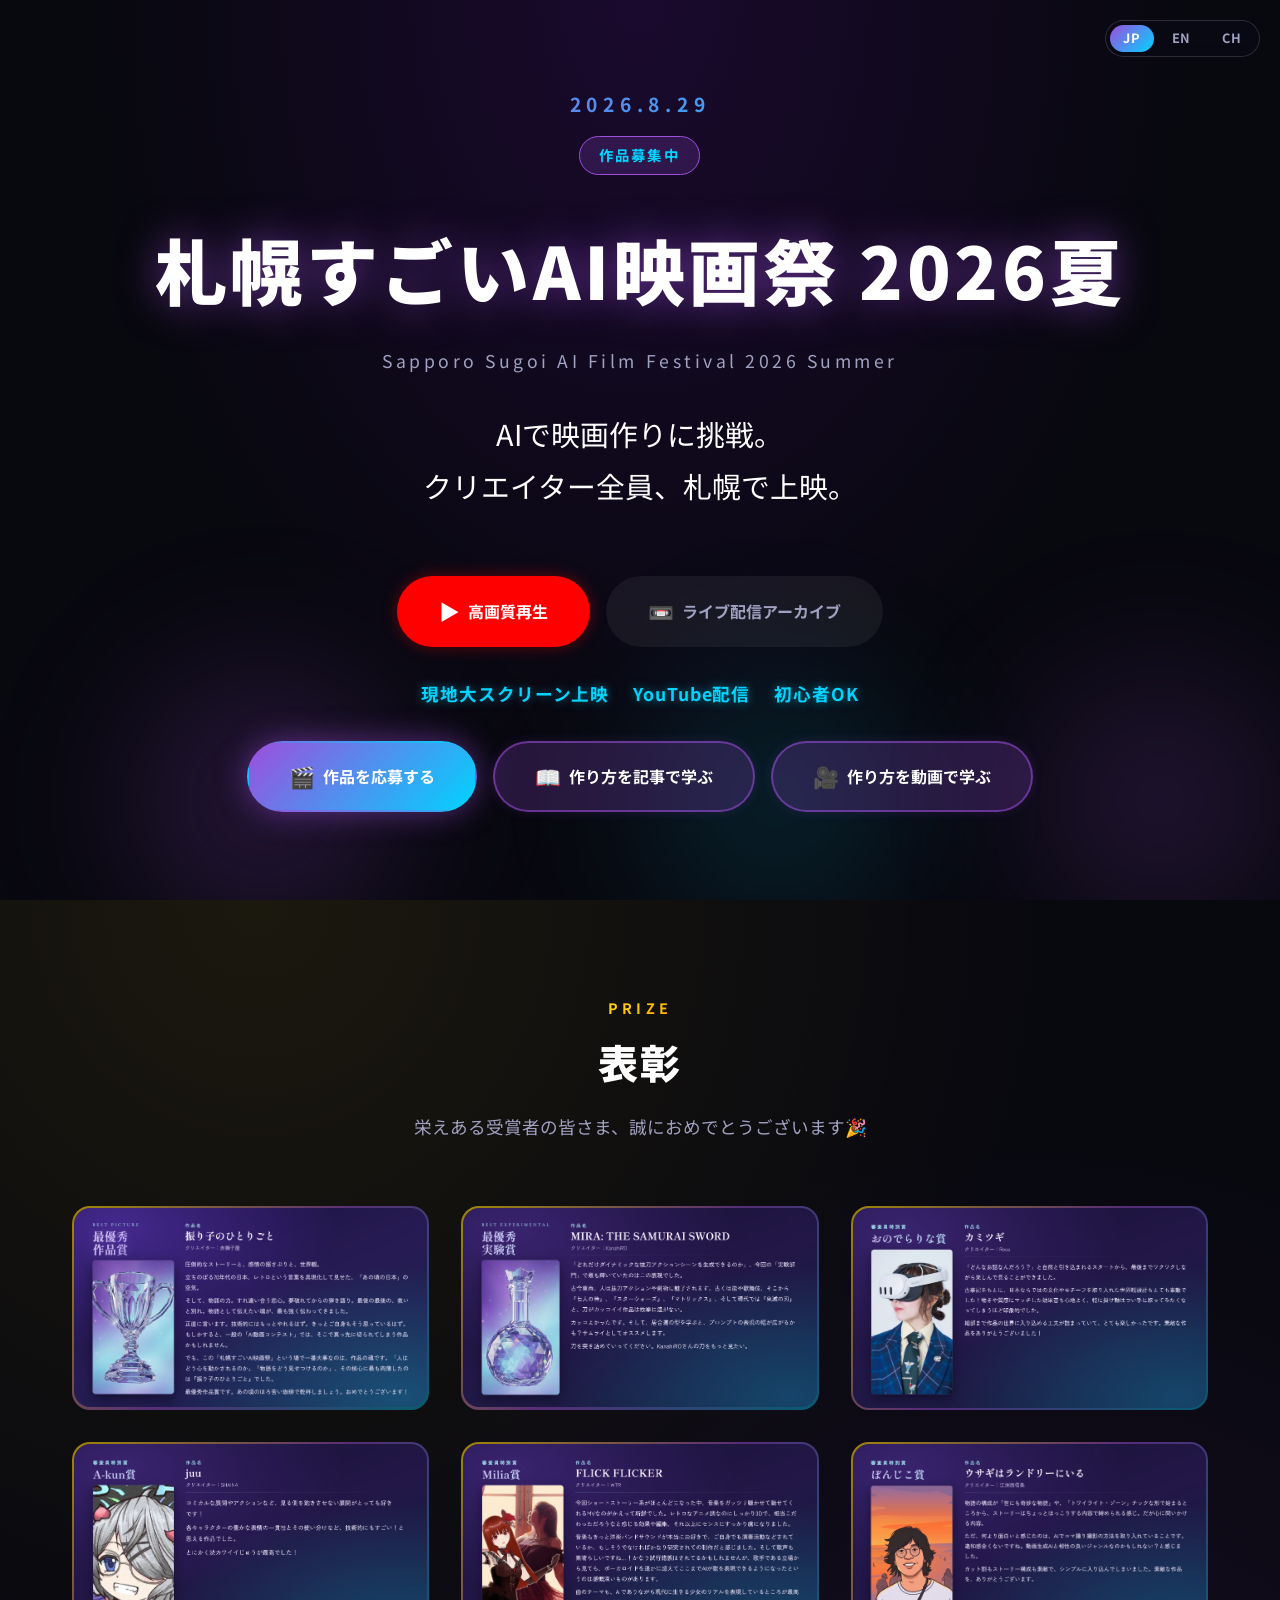
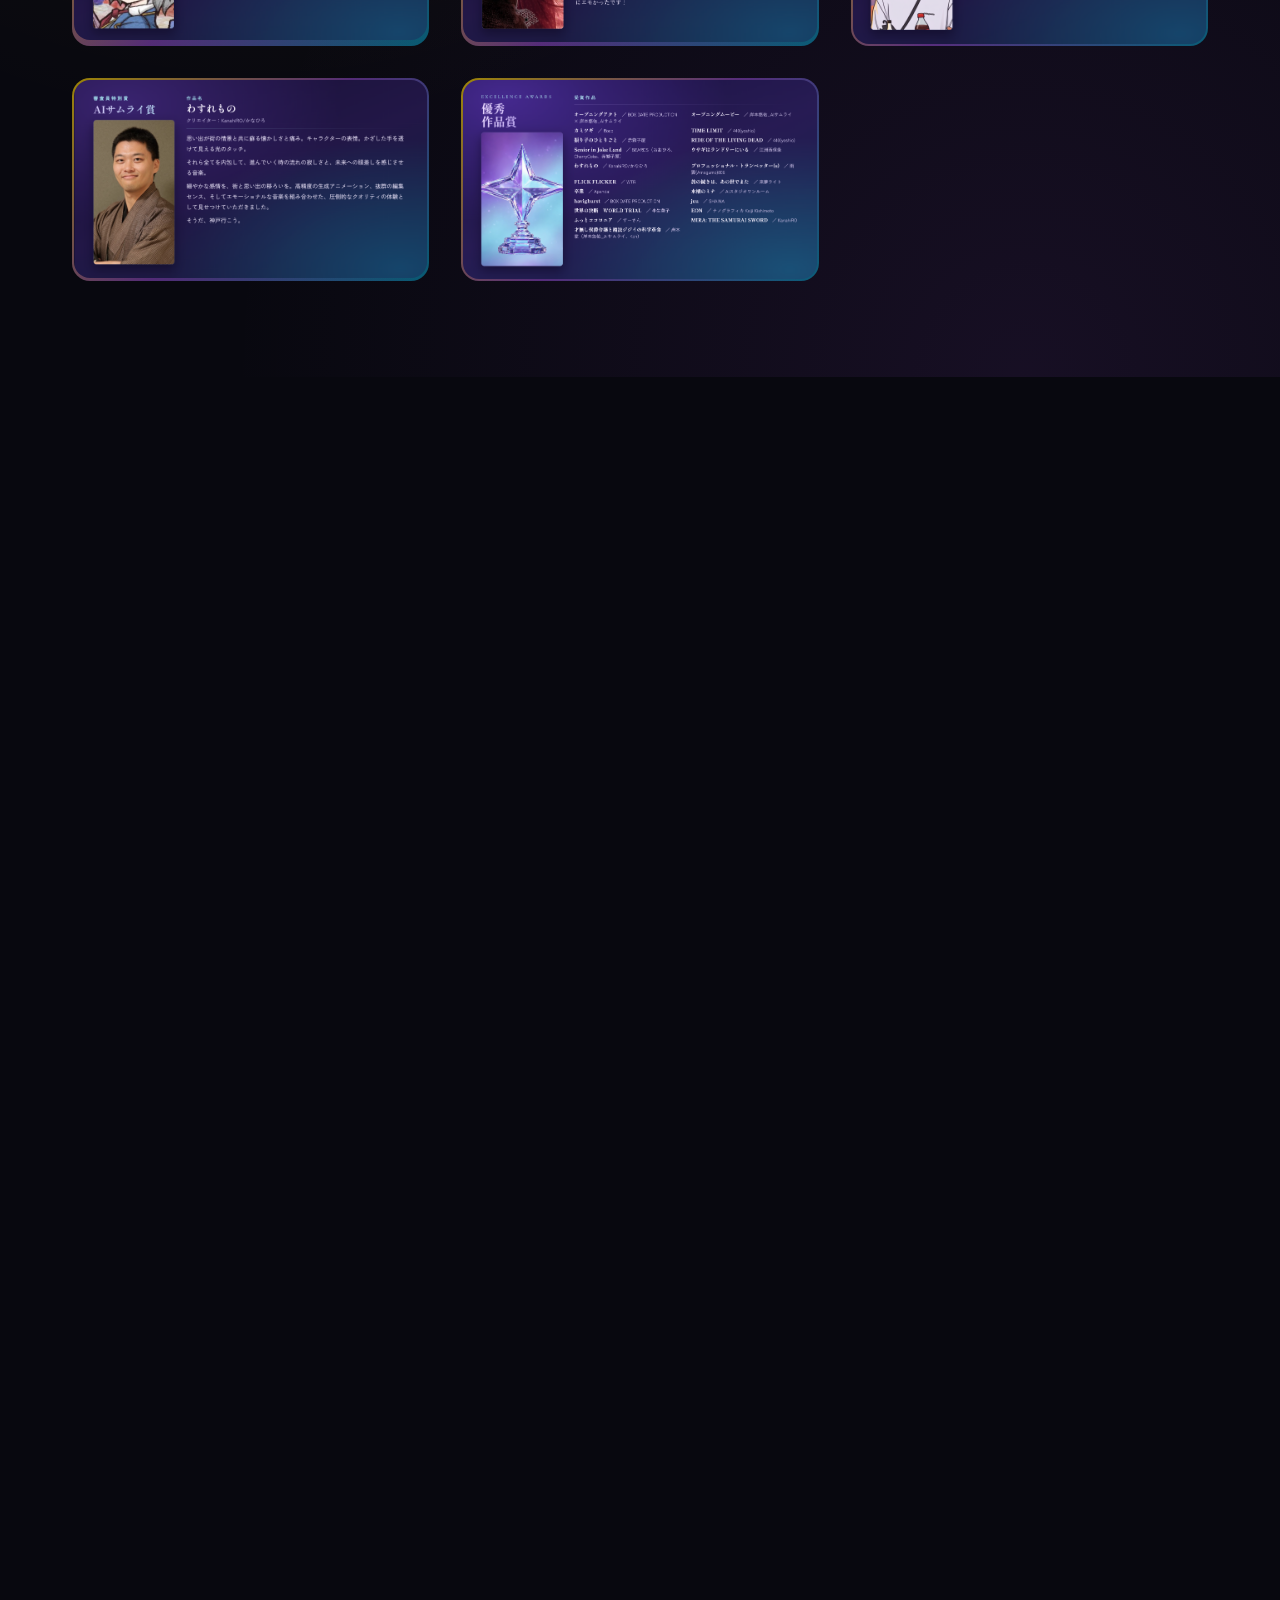
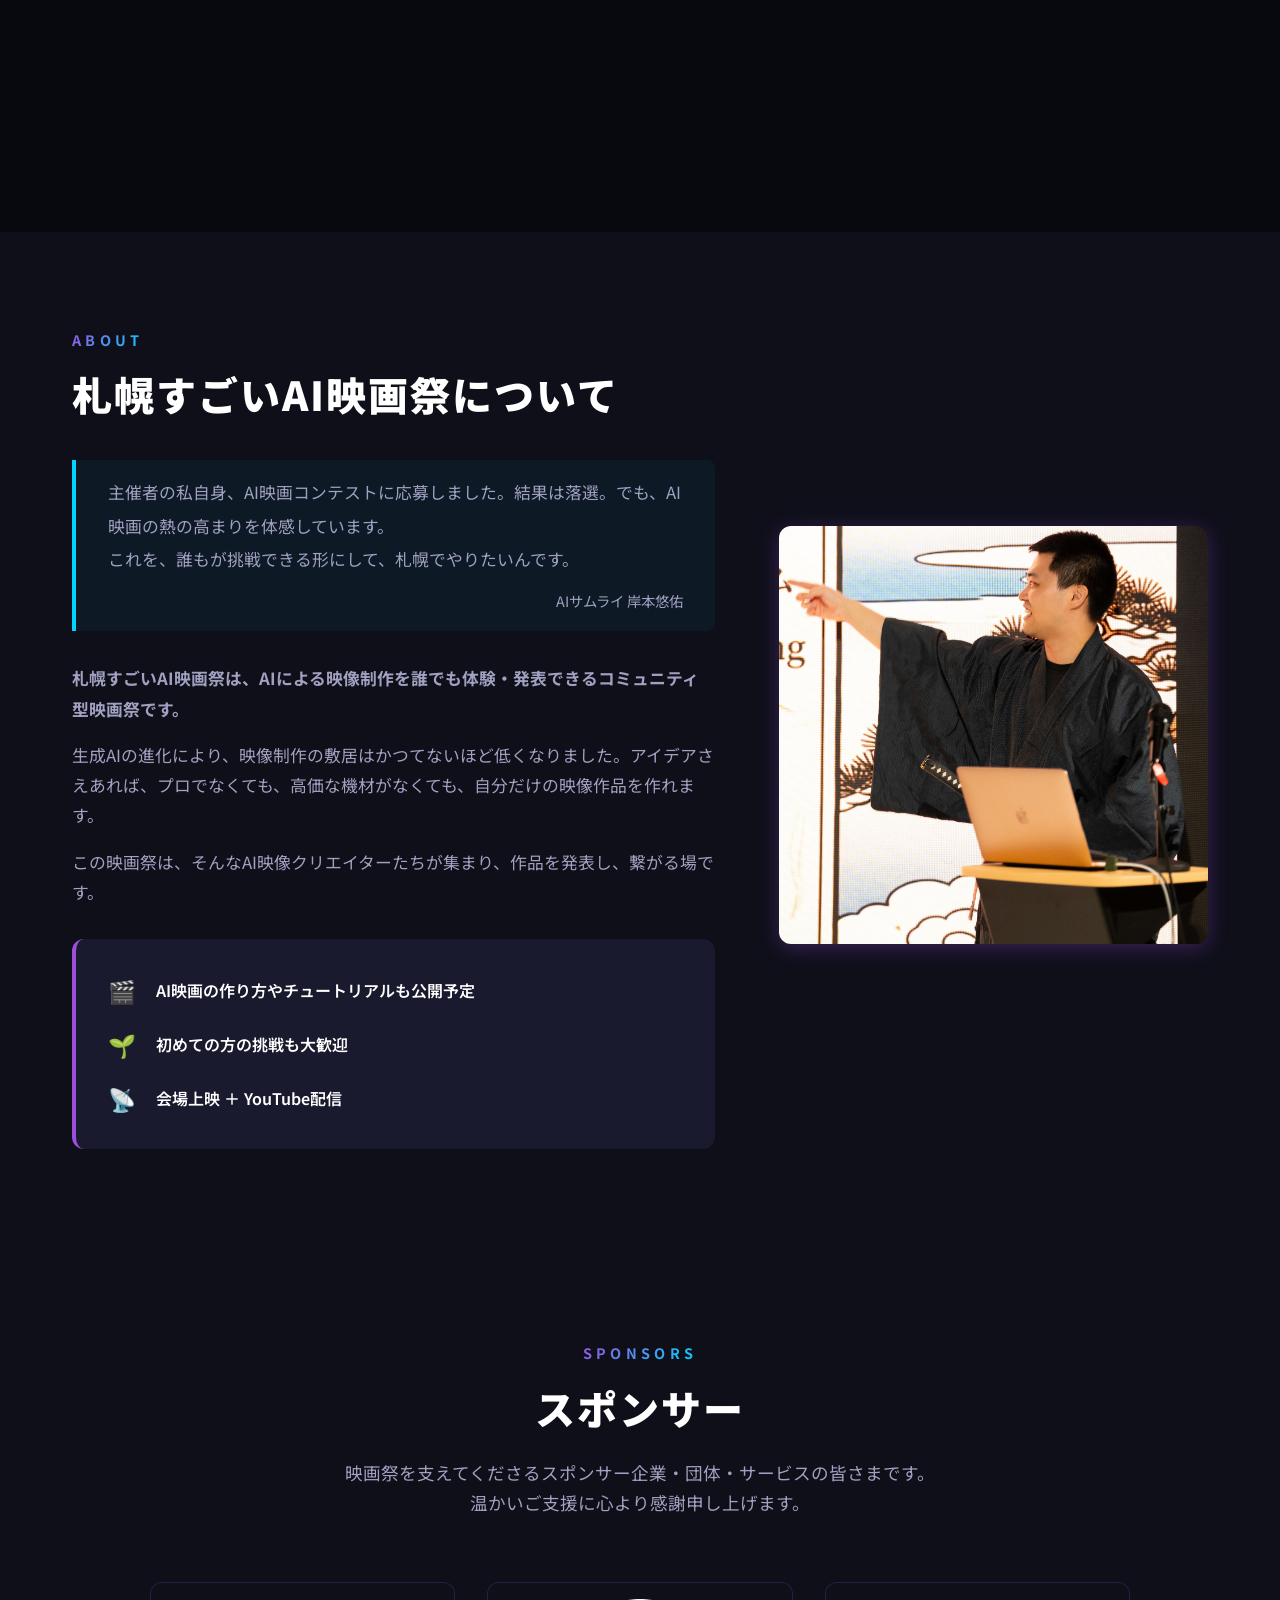
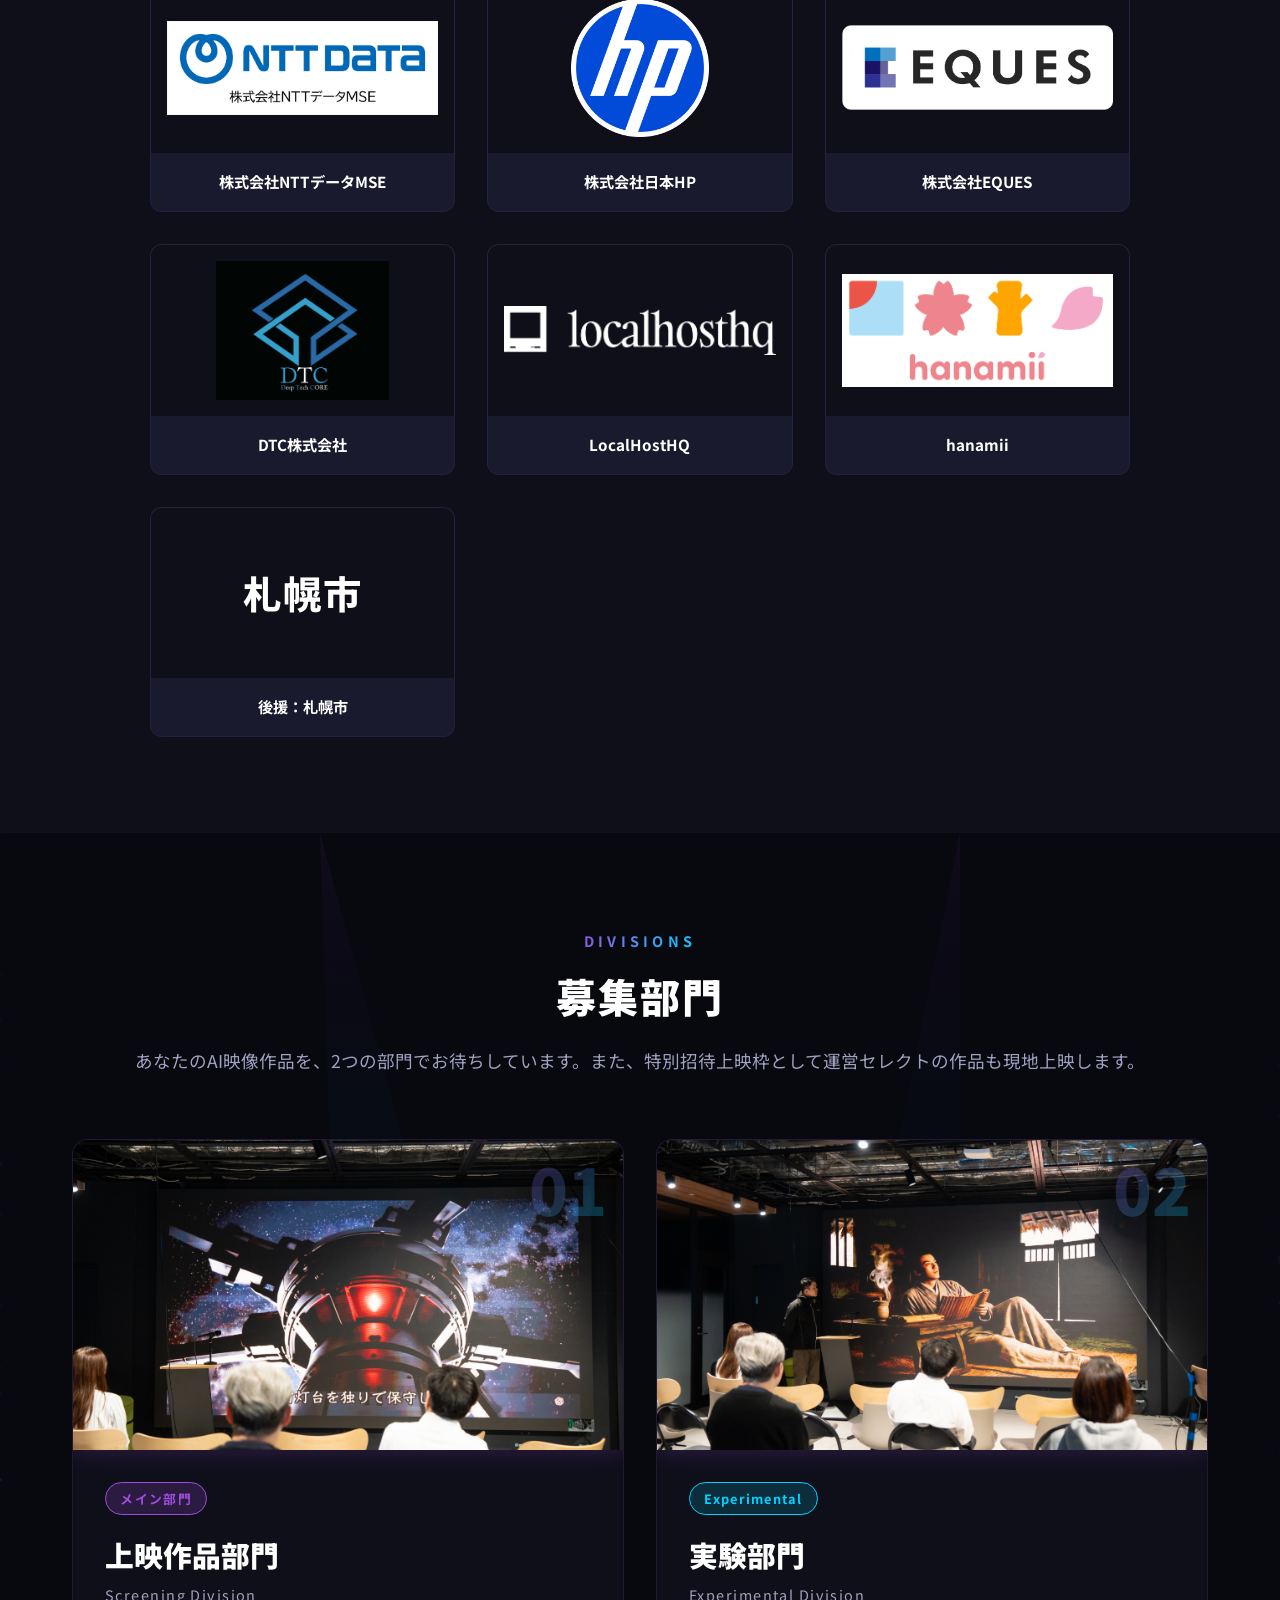
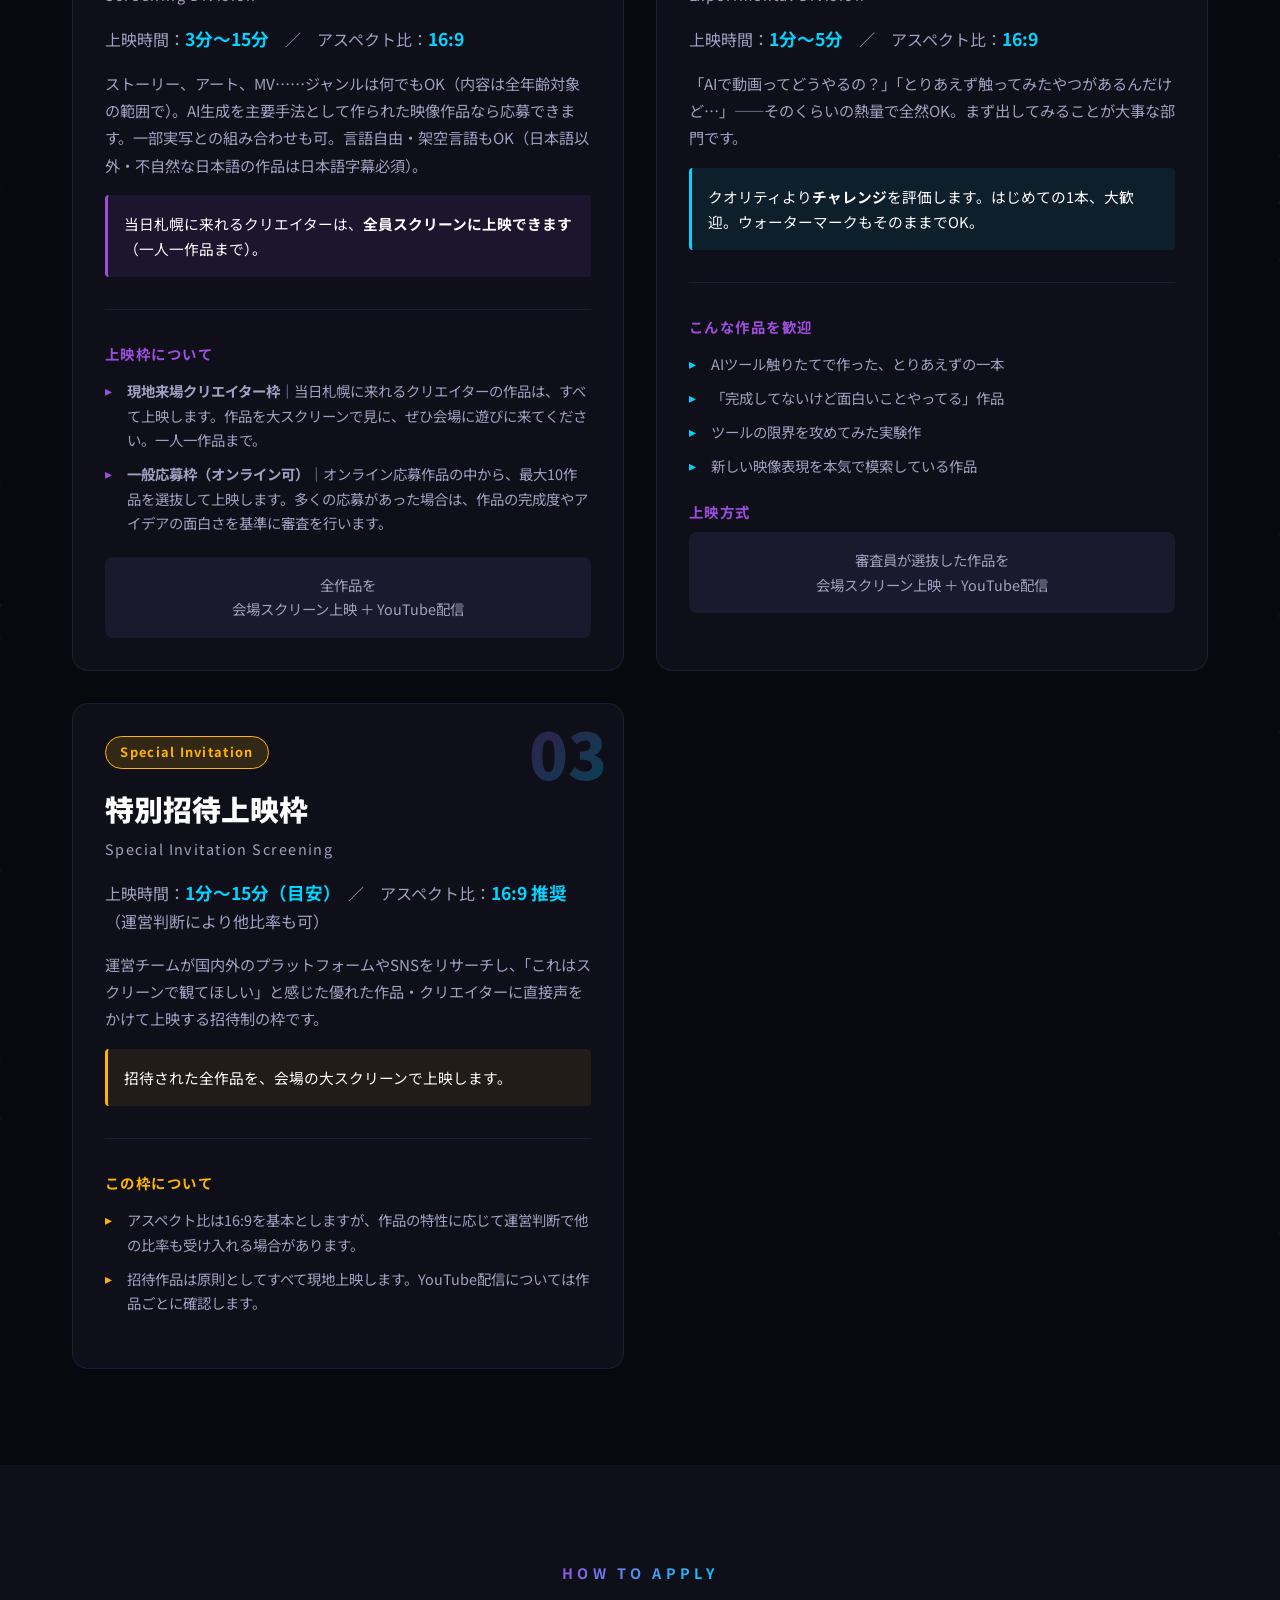
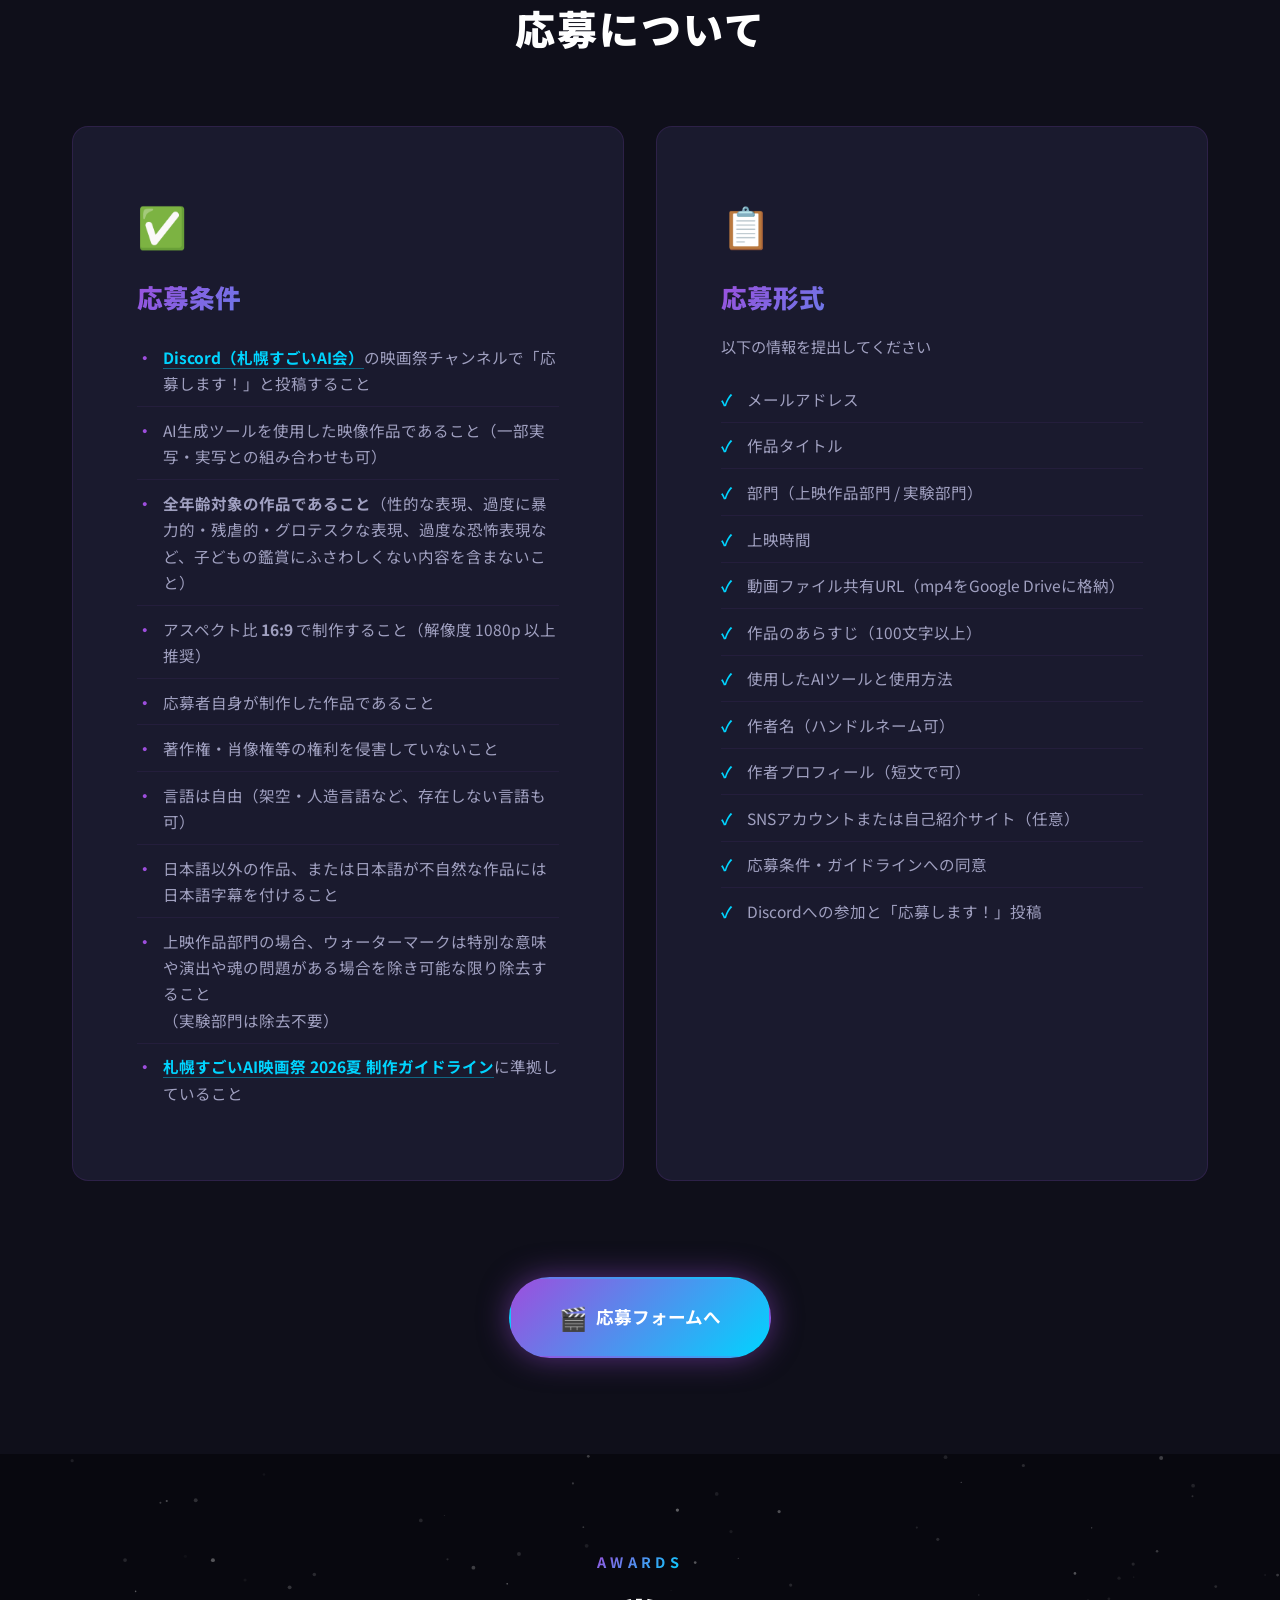
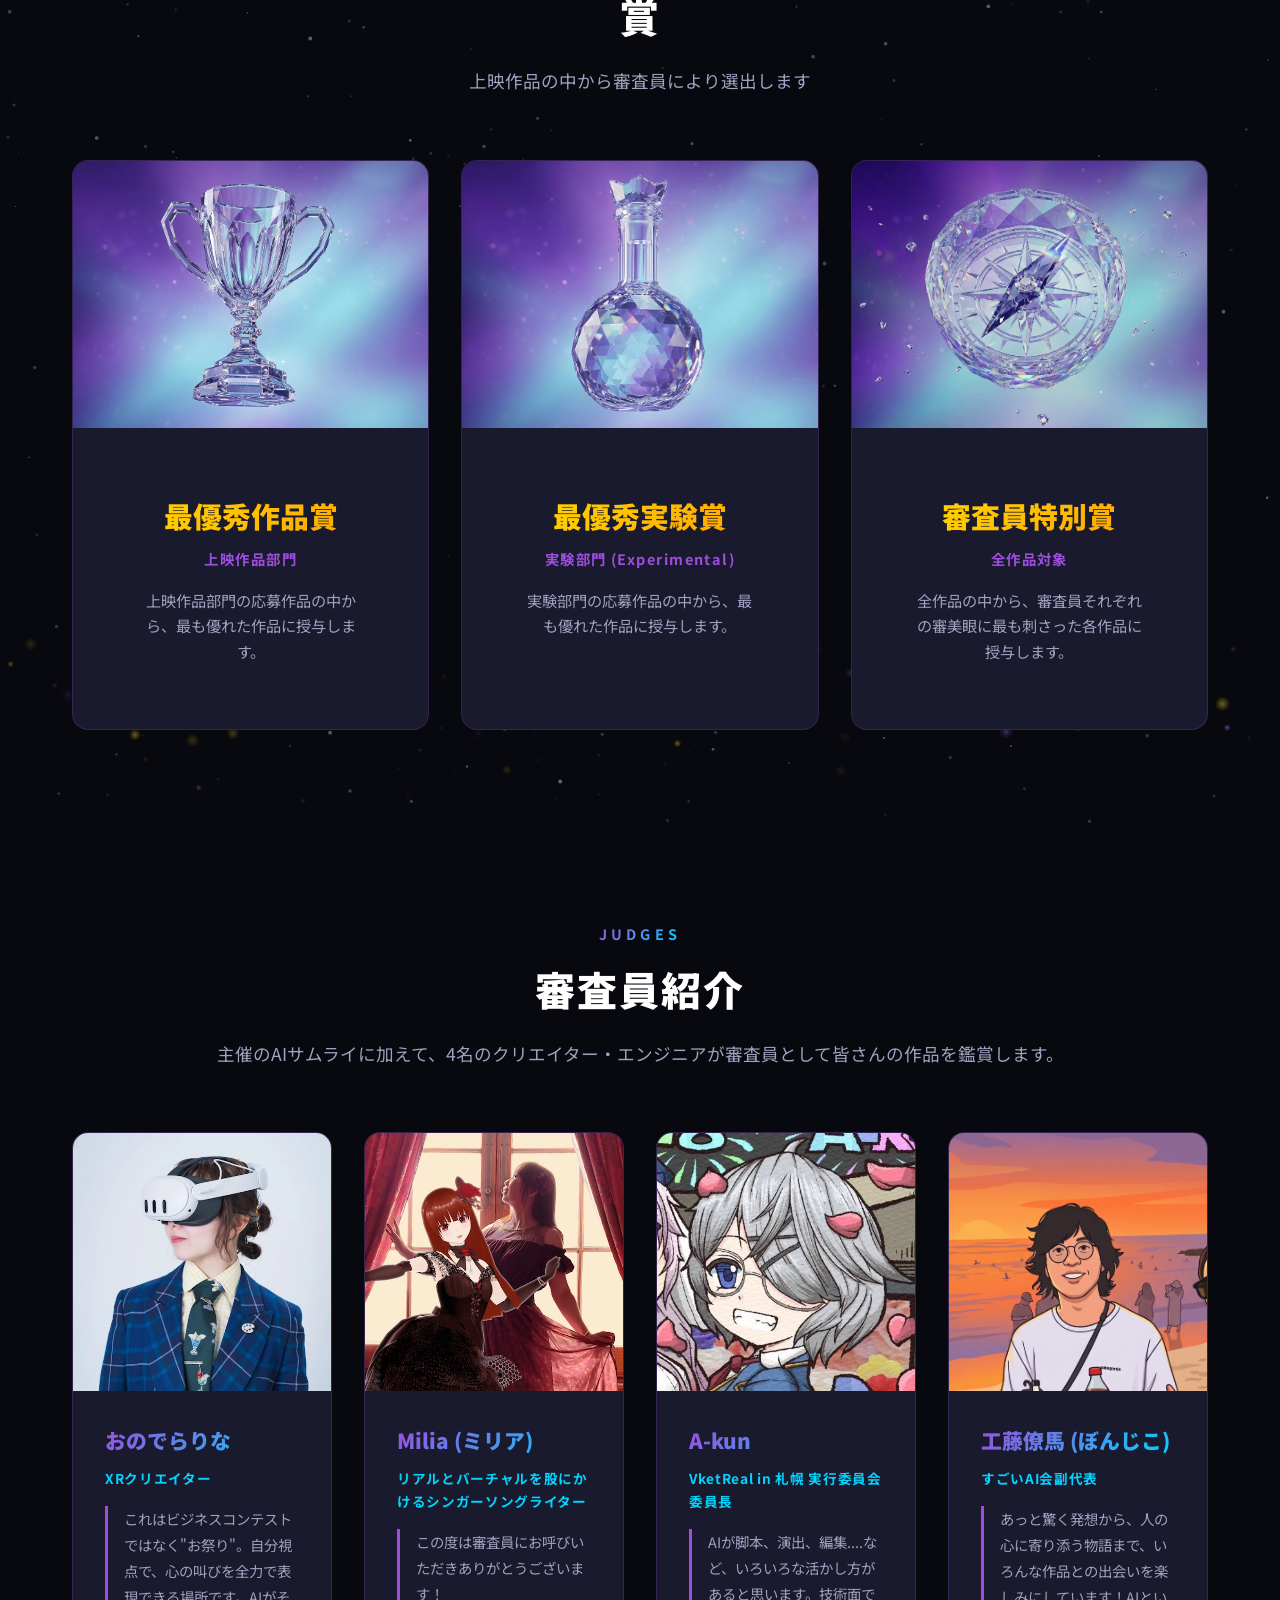
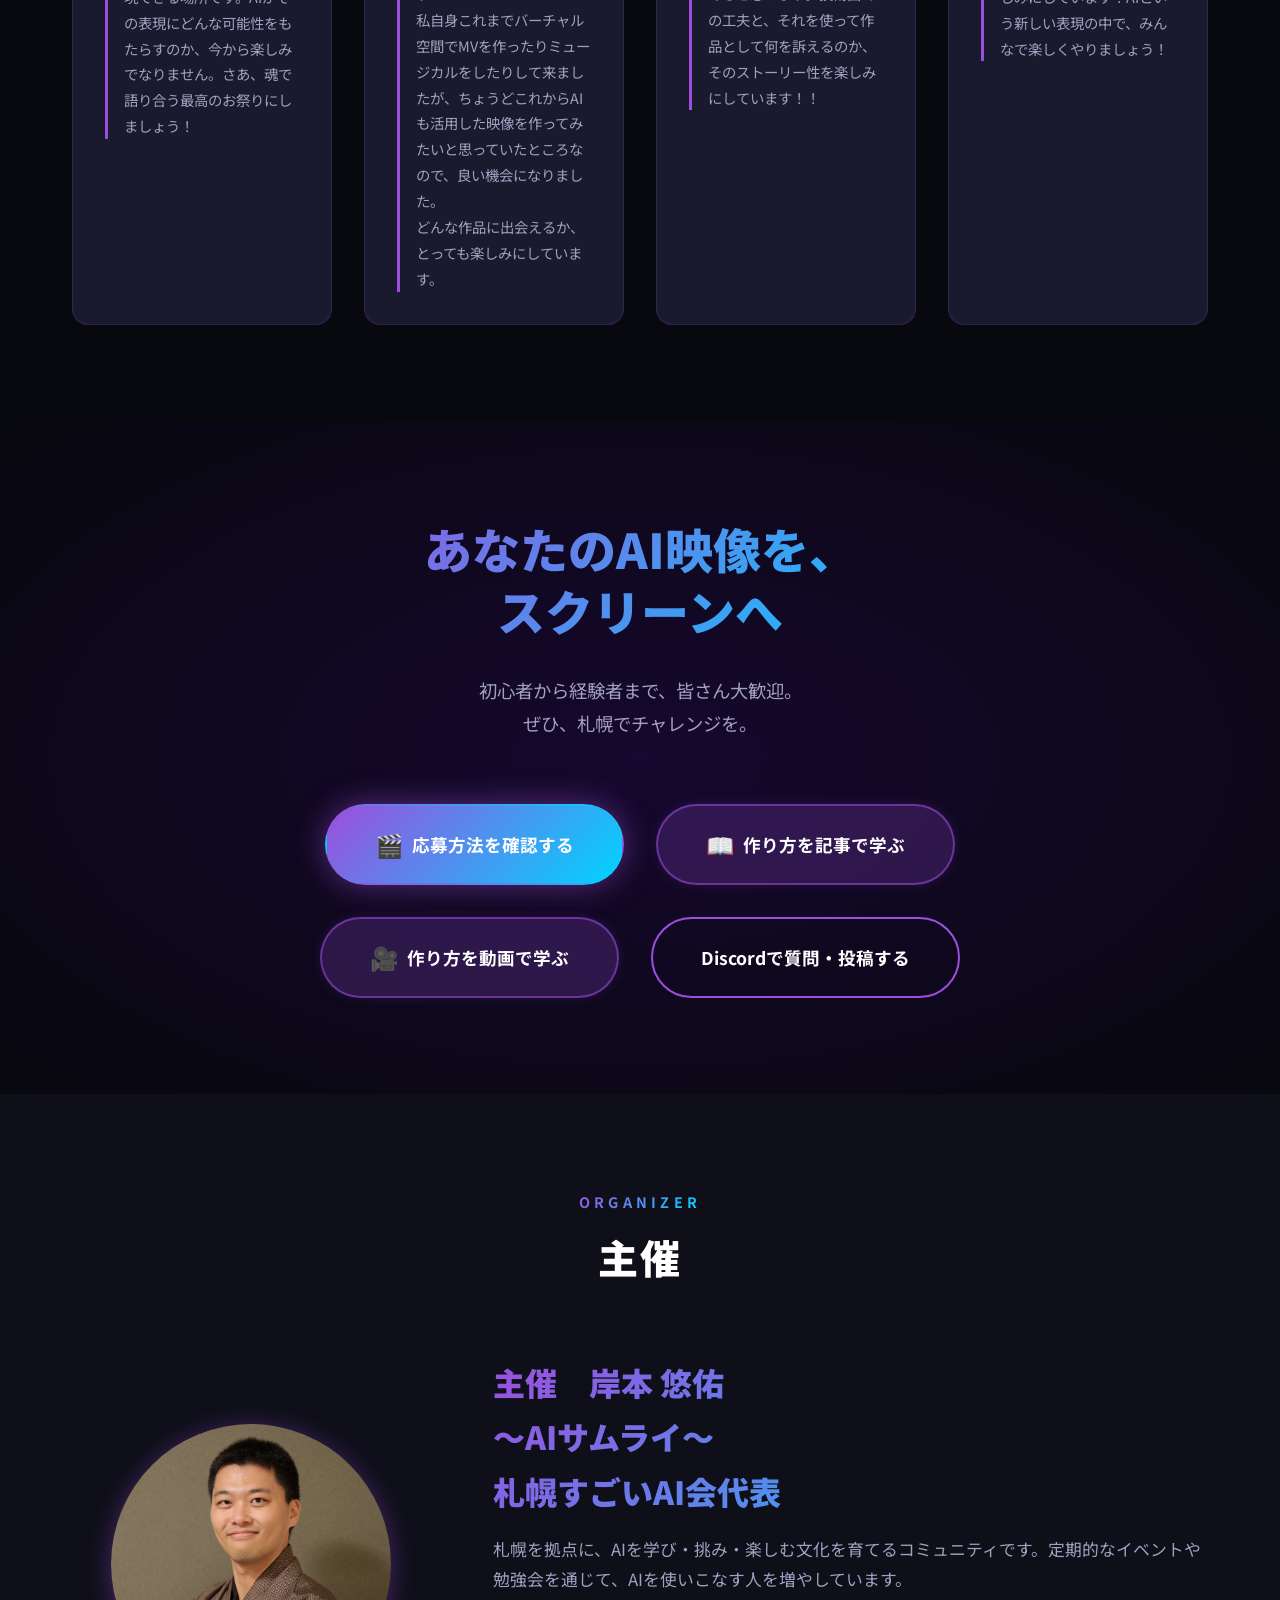
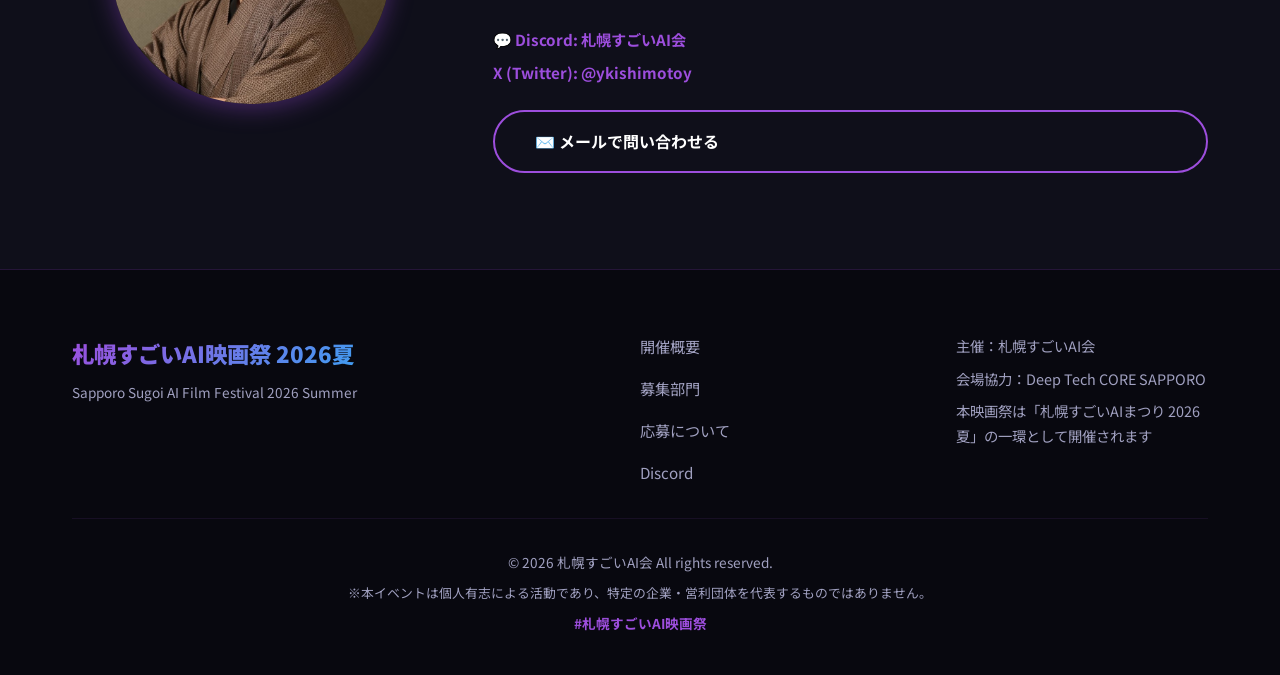
<file: index.html>
<!DOCTYPE html>
<html lang="ja">
<head>
    <meta charset="UTF-8">
    <meta name="viewport" content="width=device-width, initial-scale=1.0">
    <title>札幌すごいAI映画祭 2026夏 | 作品募集中</title>
    <meta name="description" content="生成AIによる映像作品を募集します。AIを使った映画表現を、札幌のスクリーンで上映するコミュニティ型映画祭。2026年8月開催。">
    <!-- OGP Tags -->
    <meta property="og:title" content="札幌すごいAI映画祭 2026夏 | 作品募集中">
    <meta property="og:description" content="生成AIによる映像作品を募集します。AIを使った映画表現を、札幌のスクリーンで上映するコミュニティ型映画祭。2026年8月開催。">
    <meta property="og:type" content="website">
    <meta property="og:url" content="https://film-2026-summer.sugoiai.org/">
    <meta property="og:site_name" content="札幌すごいAI映画祭 2026夏">
    <meta property="og:image" content="https://film-2026-summer.sugoiai.org/images/dtceigasmall.jpg">
    <meta property="og:image:width" content="600">
    <meta property="og:image:height" content="400">
    <meta property="og:locale" content="ja_JP">
    <!-- Twitter Card Tags -->
    <meta name="twitter:card" content="summary_large_image">
    <meta name="twitter:title" content="札幌すごいAI映画祭 2026夏 | 作品募集中">
    <meta name="twitter:description" content="生成AIによる映像作品を募集します。AIを使った映画表現を、札幌のスクリーンで上映するコミュニティ型映画祭。2026年8月開催。">
    <meta name="twitter:image" content="https://film-2026-summer.sugoiai.org/images/dtceigasmall.jpg">
    <!-- Favicon -->
    <link rel="icon" type="image/png" href="images/logo.png">
    <link rel="apple-touch-icon" href="images/logo.png">
    <link rel="stylesheet" href="style.css">
    <link rel="preconnect" href="https://fonts.googleapis.com">
    <link rel="preconnect" href="https://fonts.gstatic.com" crossorigin>
    <link href="https://fonts.googleapis.com/css2?family=Noto+Sans+JP:wght@400;700;900&display=swap" rel="stylesheet">
</head>
<body>

    <!-- Hero Section -->
    <section id="hero" class="hero">
        <div class="lang-switcher" role="group" aria-label="Language">
            <button type="button" class="lang-btn is-active" data-lang="ja">JP</button>
            <button type="button" class="lang-btn" data-lang="en">EN</button>
            <button type="button" class="lang-btn" data-lang="zh">CH</button>
        </div>
        <div class="hero-background">
            <div class="film-particle"></div>
            <div class="film-particle"></div>
            <div class="film-particle"></div>
        </div>
        <div class="hero-placeholder-wrap">
            <!-- [PLACEHOLDER] メインビジュアル画像（推奨: 1920×1080px、映画祭ロゴ入りキービジュアル） -->
        </div>
        <div class="container hero-content">
            <div class="hero-date">2026.8.29</div>
            <div class="hero-badge" data-i18n="hero-badge">作品募集中</div>
            <h1 class="hero-title">
                <span class="title-main" data-i18n="title-main">札幌すごいAI映画祭 2026夏</span>
                <span class="title-sub" data-i18n="title-sub">Sapporo Sugoi AI Film Festival 2026 Summer</span>
            </h1>
            <p class="hero-tagline" data-i18n="hero-tagline">AIで映画作りに挑戦。<br>クリエイター全員、札幌で上映。</p>
            <div class="hero-watch">
                <div class="hero-watch-buttons">
                    <a href="https://youtu.be/94PKbl-o6Gc" target="_blank" rel="noopener noreferrer" class="btn btn-youtube">
                        <span class="btn-icon">▶</span>
                        <span class="btn-text">高画質再生</span>
                    </a>
                    <a href="https://youtube.com/live/COn6jL2rDto?feature=share" target="_blank" rel="noopener noreferrer" class="btn btn-archive">
                        <span class="btn-icon">📼</span>
                        <span class="btn-text">ライブ配信アーカイブ</span>
                    </a>
                </div>
            </div>

            <div class="hero-info-badge">
                <span data-i18n="badge-onsite">現地大スクリーン上映</span>
                <span data-i18n="badge-youtube">YouTube配信</span>
                <span data-i18n="badge-beginner">初心者OK</span>
            </div>
            <div class="hero-cta">
                <a href="#divisions" class="btn btn-primary">
                    <span class="btn-icon">🎬</span>
                    <span class="btn-text" data-i18n="btn-submit">作品を応募する</span>
                </a>
                <a href="https://zenn.dev/acntechjp/articles/0f53e090b62657" target="_blank" rel="noopener noreferrer" class="btn btn-learn">
                    <span class="btn-icon">📖</span>
                    <span class="btn-text" data-i18n="btn-learn-article">作り方を記事で学ぶ</span>
                </a>
                <a href="https://dojo.sugoiai.org/#creative" target="_blank" rel="noopener noreferrer" class="btn btn-learn">
                    <span class="btn-icon">🎥</span>
                    <span class="btn-text" data-i18n="btn-learn-video">作り方を動画で学ぶ</span>
                </a>
            </div>
        </div>
    </section>

    <!-- Prize / Awards Gallery Section -->
    <section id="prize" class="section prize">
        <div class="container">
            <div class="section-header">
                <h2 class="section-title">
                    <span class="title-en">PRIZE</span>
                    <span class="title-ja">表彰</span>
                </h2>
                <p class="section-description">栄えある受賞者の皆さま、誠におめでとうございます🎉</p>
            </div>
            <div class="prize-grid">
                <div class="prize-card">
                    <div class="prize-card-inner">
                        <img src="images/prize1.png" alt="表彰 1" loading="lazy">
                    </div>
                </div>
                <div class="prize-card">
                    <div class="prize-card-inner">
                        <img src="images/prize2.png" alt="表彰 2" loading="lazy">
                    </div>
                </div>
                <div class="prize-card">
                    <div class="prize-card-inner">
                        <img src="images/prize3.png" alt="表彰 3" loading="lazy">
                    </div>
                </div>
                <div class="prize-card">
                    <div class="prize-card-inner">
                        <img src="images/prize4.png" alt="表彰 4" loading="lazy">
                    </div>
                </div>
                <div class="prize-card">
                    <div class="prize-card-inner">
                        <img src="images/prize5.png" alt="表彰 5" loading="lazy">
                    </div>
                </div>
                <div class="prize-card">
                    <div class="prize-card-inner">
                        <img src="images/prize6.png" alt="表彰 6" loading="lazy">
                    </div>
                </div>
                <div class="prize-card">
                    <div class="prize-card-inner">
                        <img src="images/prize7.png" alt="表彰 7" loading="lazy">
                    </div>
                </div>
                <div class="prize-card">
                    <div class="prize-card-inner">
                        <img src="images/prize8.png" alt="表彰 8" loading="lazy">
                    </div>
                </div>
            </div>
        </div>
    </section>

    <!-- Overview Section -->
    <section id="overview" class="section overview">
        <canvas id="filmGrainCanvas" class="film-grain-canvas"></canvas>
        <div class="container">
            <div class="section-header">
                <h2 class="section-title">
                    <span class="title-en">OVERVIEW</span>
                    <span class="title-ja" data-i18n="sec-overview">開催概要</span>
                </h2>
            </div>
            <div class="overview-content">
                <div class="overview-main">
                    <div class="overview-image-wrap">
                        <img src="images/DTC.JPG" alt="Deep Tech CORE SAPPORO 会場" class="venue-image">
                    </div>
                    <div class="overview-text">
                        <h3 class="overview-subtitle" data-i18n="overview-subtitle">AI映画祭を、札幌で。</h3>
                        <p data-i18n="overview-p1">生成AIによる映像制作を誰でも体験できる、コミュニティ型の映画祭です。初心者から経験者まで、皆さん大歓迎。</p>
                        <p data-i18n="overview-p2">あなたが作ったAI映画を、<strong>Deep Tech CORE SAPPORO</strong> の壁一面、約200インチの大スクリーンで上映します。現地来場とYouTube同時配信で、多くの人に届けます。</p>
                        <div class="event-info">
                            <div class="info-item">
                                <div class="info-label" data-i18n="info-label-date">開催予定</div>
                                <div class="info-value" data-i18n="info-value-date">2026年8月29日(土) 10:00〜13:00</div>
                            </div>
                            <div class="info-item">
                                <div class="info-label" data-i18n="info-label-venue">会場</div>
                                <div class="info-value">Deep Tech CORE SAPPORO</div>
                            </div>
                            <div class="info-item">
                                <div class="info-label" data-i18n="info-label-format">上映形式</div>
                                <div class="info-value" data-i18n="info-value-format">会場スクリーン上映 ＋ YouTube配信</div>
                            </div>
                            <div class="info-item">
                                <div class="info-label" data-i18n="info-label-fee">参加費</div>
                                <div class="info-value" data-i18n="info-value-fee">無料（応募・現地参加・視聴）</div>
                            </div>
                            <div class="info-item">
                                <div class="info-label" data-i18n="info-label-reserve">現地視聴の事前申込</div>
                                <div class="info-value" data-i18n="info-value-reserve">不要（直接会場へお越しください）</div>
                            </div>
                            <div class="info-item">
                                <div class="info-label" data-i18n="info-label-deadline">応募締切</div>
                                <div class="info-value" data-i18n="info-value-deadline">2026年8月16日(日) 23:59</div>
                            </div>
                        </div>
                        <p class="overview-note" data-i18n="overview-note">※締切前でも、予告なく募集を終了する場合があります。</p>
                    </div>
                </div>
            </div>
        </div>
    </section>

    <!-- Screening Works Section -->
    <section id="screening" class="section screening">
        <div class="container">
            <div class="section-header">
                <h2 class="section-title">
                    <span class="title-en">LINEUP</span>
                    <span class="title-ja">上映作品</span>
                </h2>
                <p class="section-description">当日の上映ラインナップです</p>
            </div>
            <div class="screening-table-wrap">
                <table class="screening-table">
                    <thead>
                        <tr>
                            <th>作品名</th>
                            <th>クリエイター</th>
                            <th>上映目安時刻</th>
                        </tr>
                    </thead>
                    <tbody>
                        <tr class="screening-row-special">
                            <td data-label="作品名">オープニングアクト</td>
                            <td data-label="クリエイター">BOX DATE PRODUCTION × 岸本悠佑_AIサムライ</td>
                            <td data-label="上映目安時刻">10:00</td>
                        </tr>
                        <tr class="screening-row-opening">
                            <td data-label="作品名">オープニングムービー<br><a href="opening.html" class="screening-note-link note-pc">制作の記録 →</a></td>
                            <td data-label="クリエイター">岸本悠佑_AIサムライ</td>
                            <td data-label="上映目安時刻">10:10<a href="opening.html" class="screening-note-link note-sp">制作の記録 →</a></td>
                        </tr>
                        <tr>
                            <td data-label="作品名">カミツギ</td>
                            <td data-label="クリエイター">Roco</td>
                            <td data-label="上映目安時刻">10:12</td>
                        </tr>
                        <tr>
                            <td data-label="作品名">TIME LIMIT</td>
                            <td data-label="クリエイター">440(yoshio)</td>
                            <td data-label="上映目安時刻">10:20</td>
                        </tr>
                        <tr>
                            <td data-label="作品名">振り子のひとりごと</td>
                            <td data-label="クリエイター">赤獅子屋</td>
                            <td data-label="上映目安時刻">10:34</td>
                        </tr>
                        <tr>
                            <td data-label="作品名">RIDE OF THE LIVING DEAD</td>
                            <td data-label="クリエイター">440(yoshio)</td>
                            <td data-label="上映目安時刻">10:50</td>
                        </tr>
                        <tr>
                            <td data-label="作品名">Senior in Joke Land</td>
                            <td data-label="クリエイター">BEARDS（おおひろ、CherryCoke、赤獅子屋）</td>
                            <td data-label="上映目安時刻">10:55</td>
                        </tr>
                        <tr>
                            <td data-label="作品名">ウサギはランドリーにいる</td>
                            <td data-label="クリエイター">江洲西信条</td>
                            <td data-label="上映目安時刻">11:00</td>
                        </tr>
                        <tr>
                            <td data-label="作品名">わすれもの</td>
                            <td data-label="クリエイター">KanahiRO/かなひろ</td>
                            <td data-label="上映目安時刻">11:12</td>
                        </tr>
                        <tr>
                            <td data-label="作品名">プロフェッショナル・トランペッター(s)</td>
                            <td data-label="クリエイター">雨雲(Amagumo)806</td>
                            <td data-label="上映目安時刻">11:18</td>
                        </tr>
                        <tr class="screening-row-intermission">
                            <td data-label="作品名">幕間 INTERMISSION</td>
                            <td data-label="クリエイター">-</td>
                            <td data-label="上映目安時刻">11:26</td>
                        </tr>
                        <tr>
                            <td data-label="作品名">おかげ／OKAGE <span class="screening-note">※現地上映のみ</span></td>
                            <td data-label="クリエイター">大豆計画</td>
                            <td data-label="上映目安時刻">11:30</td>
                        </tr>
                        <tr>
                            <td data-label="作品名">FLICK FLICKER</td>
                            <td data-label="クリエイター">WTR</td>
                            <td data-label="上映目安時刻">11:35</td>
                        </tr>
                        <tr>
                            <td data-label="作品名">旅の続きは、あの世でまた</td>
                            <td data-label="クリエイター">来夢ライト</td>
                            <td data-label="上映目安時刻">11:40</td>
                        </tr>
                        <tr>
                            <td data-label="作品名">卒業</td>
                            <td data-label="クリエイター">ApandaI</td>
                            <td data-label="上映目安時刻">11:50</td>
                        </tr>
                        <tr>
                            <td data-label="作品名">水槽のミナ</td>
                            <td data-label="クリエイター">AIスタジオワンルーム</td>
                            <td data-label="上映目安時刻">11:59</td>
                        </tr>
                        <tr>
                            <td data-label="作品名">havighurst</td>
                            <td data-label="クリエイター">BOX DATE PRODUCTION</td>
                            <td data-label="上映目安時刻">12:09</td>
                        </tr>
                        <tr>
                            <td data-label="作品名">juu</td>
                            <td data-label="クリエイター">SHAINA</td>
                            <td data-label="上映目安時刻">12:14</td>
                        </tr>
                        <tr>
                            <td data-label="作品名">世界の決断　WORLD TRIAL</td>
                            <td data-label="クリエイター">半生菓子</td>
                            <td data-label="上映目安時刻">12:23</td>
                        </tr>
                        <tr>
                            <td data-label="作品名">EON</td>
                            <td data-label="クリエイター">ナノグラフィカ Keiji Kishimoto</td>
                            <td data-label="上映目安時刻">12:27</td>
                        </tr>
                        <tr>
                            <td data-label="作品名">ふっとココロニア</td>
                            <td data-label="クリエイター">すーさん</td>
                            <td data-label="上映目安時刻">12:32</td>
                        </tr>
                        <tr>
                            <td data-label="作品名">MIRA: THE SAMURAI SWORD</td>
                            <td data-label="クリエイター">KanahiRO</td>
                            <td data-label="上映目安時刻">12:37</td>
                        </tr>
                        <tr>
                            <td data-label="作品名">才無し侯爵令嬢と魔法ジジイの科学革命</td>
                            <td data-label="クリエイター">岸本家（岸本悠佑_AIサムライ、Koh）</td>
                            <td data-label="上映目安時刻">12:42</td>
                        </tr>
                        <tr class="screening-row-special">
                            <td data-label="作品名">表彰</td>
                            <td data-label="クリエイター">-</td>
                            <td data-label="上映目安時刻">12:52</td>
                        </tr>
                    </tbody>
                </table>
            </div>
        </div>
    </section>

    <!-- About Section -->
    <section id="about" class="section about-festival">
        <canvas id="rippleCanvas" class="ripple-canvas"></canvas>
        <div class="container">
            <div class="about-content">
                <div class="about-text">
                    <div class="section-header" style="text-align:left; margin-bottom: 2rem;">
                        <h2 class="section-title" style="align-items: flex-start;">
                            <span class="title-en">ABOUT</span>
                            <span class="title-ja" data-i18n="sec-about">札幌すごいAI映画祭について</span>
                        </h2>
                    </div>
                    <blockquote class="about-origin" data-i18n="about-origin">
                        主催者の私自身、AI映画コンテストに応募しました。結果は落選。でも、AI映画の熱の高まりを体感しています。<br>
                        これを、誰もが挑戦できる形にして、札幌でやりたいんです。<br>
                        <span class="about-origin-sig">AIサムライ 岸本悠佑</span>
                    </blockquote>
                    <p class="about-lead" data-i18n="about-lead">
                        札幌すごいAI映画祭は、AIによる映像制作を誰でも体験・発表できるコミュニティ型映画祭です。
                    </p>
                    <p data-i18n="about-p1">
                        生成AIの進化により、映像制作の敷居はかつてないほど低くなりました。アイデアさえあれば、プロでなくても、高価な機材がなくても、自分だけの映像作品を作れます。
                    </p>
                    <p data-i18n="about-p2">
                        この映画祭は、そんなAI映像クリエイターたちが集まり、作品を発表し、繋がる場です。
                    </p>
                    <div class="about-features">
                        <div class="about-feature">
                            <span class="feature-icon">🎬</span>
                            <span class="feature-text" data-i18n="feature-1">AI映画の作り方やチュートリアルも公開予定</span>
                        </div>
                        <div class="about-feature">
                            <span class="feature-icon">🌱</span>
                            <span class="feature-text" data-i18n="feature-2">初めての方の挑戦も大歓迎</span>
                        </div>
                        <div class="about-feature">
                            <span class="feature-icon">📡</span>
                            <span class="feature-text" data-i18n="feature-3">会場上映 ＋ YouTube配信</span>
                        </div>
                    </div>
                </div>
                <div class="about-image">
                    <img src="images/samurai.jpg" alt="イベントの雰囲気" class="about-photo">
                </div>
            </div>
        </div>
    </section>

    <!-- Sponsors Section -->
    <section id="sponsors" class="section sponsors">
        <div class="container">
            <div class="section-header">
                <h2 class="section-title">
                    <span class="title-en">SPONSORS</span>
                    <span class="title-ja" data-i18n="sec-sponsors">スポンサー</span>
                </h2>
                <p class="section-description" data-i18n="sponsors-desc">映画祭を支えてくださるスポンサー企業・団体・サービスの皆さまです。<br>温かいご支援に心より感謝申し上げます。</p>
            </div>
            <div class="sponsors-grid">
                <a href="https://www.nttd-mse.com/" target="_blank" rel="noopener noreferrer" class="sponsor-card">
                    <div class="sponsor-logo">
                        <img src="images/NTTDMSE_logo.png" alt="株式会社NTTデータMSE">
                    </div>
                    <div class="sponsor-name" data-i18n="sponsor-nttdmse">株式会社NTTデータMSE</div>
                </a>
                <a href="https://www.hp.com/jp-ja/home.html" target="_blank" rel="noopener noreferrer" class="sponsor-card">
                    <div class="sponsor-logo">
                        <img src="images/HP.png" alt="株式会社日本HP">
                    </div>
                    <div class="sponsor-name" data-i18n="sponsor-hp">株式会社日本HP</div>
                </a>
                <a href="https://eques.co.jp" target="_blank" rel="noopener noreferrer" class="sponsor-card">
                    <div class="sponsor-logo">
                        <img src="images/eques.png" alt="株式会社EQUES">
                    </div>
                    <div class="sponsor-name" data-i18n="sponsor-eques">株式会社EQUES</div>
                </a>
                <a href="https://deeptech-core.com" target="_blank" rel="noopener noreferrer" class="sponsor-card">
                    <div class="sponsor-logo">
                        <img src="images/DTC_logo.png" alt="DTC株式会社">
                    </div>
                    <div class="sponsor-name" data-i18n="sponsor-dtc">DTC株式会社</div>
                </a>
                <a href="https://www.localhosthq.com/" target="_blank" rel="noopener noreferrer" class="sponsor-card">
                    <div class="sponsor-logo">
                        <img src="images/localhosthq.png" alt="LocalHostHQ">
                    </div>
                    <div class="sponsor-name" data-i18n="sponsor-localhosthq">LocalHostHQ</div>
                </a>
                <a href="https://hanamii.jp" target="_blank" rel="noopener noreferrer" class="sponsor-card">
                    <div class="sponsor-logo">
                        <img src="images/hanamii.png" alt="HANAMII株式会社">
                    </div>
                    <div class="sponsor-name" data-i18n="sponsor-hanamii">hanamii</div>
                </a>
                <a href="https://www.city.sapporo.jp/" target="_blank" rel="noopener noreferrer" class="sponsor-card">
                    <div class="sponsor-logo">
                        <span class="sponsor-logo-text">札幌市</span>
                    </div>
                    <div class="sponsor-name" data-i18n="sponsor-sapporo">後援：札幌市</div>
                </a>
                <!-- 2026夏では非表示
                <a href="https://turkana.akajishiya.com" target="_blank" rel="noopener noreferrer" class="sponsor-card">
                    <div class="sponsor-logo">
                        <img src="images/turkana.png" alt="Turkana">
                    </div>
                    <div class="sponsor-name">Turkana</div>
                </a>
                -->
            </div>
            <!-- スポンサー募集ボタン（後日公開用）
            <div class="sponsors-cta" style="text-align: center; margin-top: 2.5rem;">
                <a href="sponsors.html" class="btn" style="background: transparent; border: 1px solid rgba(255, 255, 255, 0.15); color: var(--text-secondary); font-size: 0.85rem; padding: 0.6rem 1.6rem;">
                    <span class="btn-text">スポンサー希望の方はこちら</span>
                </a>
            </div>
            -->
        </div>
    </section>

    <!-- Divisions Section -->
    <section id="divisions" class="section divisions">
        <canvas id="projectorCanvas" class="projector-canvas"></canvas>
        <div class="container">
            <div class="section-header">
                <h2 class="section-title">
                    <span class="title-en">DIVISIONS</span>
                    <span class="title-ja" data-i18n="sec-divisions">募集部門</span>
                </h2>
                <p class="section-description" data-i18n="divisions-desc">あなたのAI映像作品を、2つの部門でお待ちしています。また、特別招待上映枠として運営セレクトの作品も現地上映します。</p>
            </div>
            <div class="divisions-grid">

                <!-- Division 1: 上映作品部門 -->
                <div class="division-card division-main">
                    <div class="division-number">01</div>
                    <div class="division-image-wrap">
                        <img src="images/dtceiga.jpg" alt="上映作品部門" class="division-image">
                    </div>
                    <div class="division-content">
                        <div class="division-badge badge-main" data-i18n="div1-badge">メイン部門</div>
                        <h3 class="division-title" data-i18n="div1-title">上映作品部門</h3>
                        <p class="division-subtitle" data-i18n="div1-sub">Screening Division</p>
                        <p class="division-duration" data-i18n="div1-duration">上映時間：<strong>3分〜15分</strong>　／　アスペクト比：<strong>16:9</strong></p>
                        <p class="division-description" data-i18n="div1-desc">
                            ストーリー、アート、MV……ジャンルは何でもOK（内容は全年齢対象の範囲で）。AI生成を主要手法として作られた映像作品なら応募できます。一部実写との組み合わせも可。言語自由・架空言語もOK（日本語以外・不自然な日本語の作品は日本語字幕必須）。
                        </p>
                        <div class="division-highlight" data-i18n="div1-highlight">
                            当日札幌に来れるクリエイターは、<strong>全員スクリーンに上映できます</strong>（一人一作品まで）。
                        </div>
                        <div class="division-details">
                            <h4 data-i18n="div1-h4">上映枠について</h4>
                            <ul>
                                <li data-i18n="div1-li1"><strong>現地来場クリエイター枠</strong>｜当日札幌に来れるクリエイターの作品は、すべて上映します。作品を大スクリーンで見に、ぜひ会場に遊びに来てください。一人一作品まで。</li>
                                <li data-i18n="div1-li2"><strong>一般応募枠（オンライン可）</strong>｜オンライン応募作品の中から、最大10作品を選抜して上映します。多くの応募があった場合は、作品の完成度やアイデアの面白さを基準に審査を行います。</li>
                            </ul>
                            <p class="division-broadcast" data-i18n="div1-broadcast">全作品を<br>会場スクリーン上映 ＋ YouTube配信</p>
                        </div>
                    </div>
                </div>

                <!-- Division 2: 実験部門 -->
                <div class="division-card division-exp">
                    <div class="division-number">02</div>
                    <div class="division-image-wrap">
                        <img src="images/tikukann.jpg" alt="実験部門" class="division-image">
                    </div>
                    <div class="division-content">
                        <div class="division-badge badge-exp">Experimental</div>
                        <h3 class="division-title" data-i18n="div2-title">実験部門</h3>
                        <p class="division-subtitle" data-i18n="div2-sub">Experimental Division</p>
                        <p class="division-duration" data-i18n="div2-duration">上映時間：<strong>1分〜5分</strong>　／　アスペクト比：<strong>16:9</strong></p>
                        <p class="division-description" data-i18n="div2-desc">
                            「AIで動画ってどうやるの？」「とりあえず触ってみたやつがあるんだけど…」——そのくらいの熱量で全然OK。まず出してみることが大事な部門です。
                        </p>
                        <div class="division-highlight" data-i18n="div2-highlight">
                            クオリティより<strong>チャレンジ</strong>を評価します。はじめての1本、大歓迎。ウォーターマークもそのままでOK。
                        </div>
                        <div class="division-details">
                            <h4 data-i18n="div2-h4a">こんな作品を歓迎</h4>
                            <ul>
                                <li data-i18n="div2-li1">AIツール触りたてで作った、とりあえずの一本</li>
                                <li data-i18n="div2-li2">「完成してないけど面白いことやってる」作品</li>
                                <li data-i18n="div2-li3">ツールの限界を攻めてみた実験作</li>
                                <li data-i18n="div2-li4">新しい映像表現を本気で模索している作品</li>
                            </ul>
                            <h4 data-i18n="div2-h4b">上映方式</h4>
                            <p class="division-broadcast" data-i18n="div2-broadcast">審査員が選抜した作品を<br>会場スクリーン上映 ＋ YouTube配信</p>
                        </div>
                    </div>
                </div>

                <!-- Division 3: 特別招待上映枠 -->
                <div class="division-card division-special">
                    <div class="division-number">03</div>
                    <div class="division-content">
                        <div class="division-badge badge-special">Special Invitation</div>
                        <h3 class="division-title" data-i18n="div3-title">特別招待上映枠</h3>
                        <p class="division-subtitle" data-i18n="div3-sub">Special Invitation Screening</p>
                        <p class="division-duration" data-i18n="div3-duration">上映時間：<strong>1分〜15分（目安）</strong>　／　アスペクト比：<strong>16:9 推奨</strong>（運営判断により他比率も可）</p>
                        <p class="division-description" data-i18n="div3-desc">
                            運営チームが国内外のプラットフォームやSNSをリサーチし、「これはスクリーンで観てほしい」と感じた優れた作品・クリエイターに直接声をかけて上映する招待制の枠です。
                        </p>
                        <div class="division-highlight" data-i18n="div3-highlight">
                            招待された全作品を、会場の大スクリーンで上映します。
                        </div>
                        <div class="division-details">
                            <h4 data-i18n="div3-h4">この枠について</h4>
                            <ul>
                                <li data-i18n="div3-li1">アスペクト比は16:9を基本としますが、作品の特性に応じて運営判断で他の比率も受け入れる場合があります。</li>
                                <li data-i18n="div3-li2">招待作品は原則としてすべて現地上映します。YouTube配信については作品ごとに確認します。</li>
                            </ul>
                        </div>
                    </div>
                </div>

            </div>
        </div>
    </section>

    <!-- Application Section -->
    <section id="apply" class="section application">
        <div class="container">
            <div class="section-header">
                <h2 class="section-title">
                    <span class="title-en">HOW TO APPLY</span>
                    <span class="title-ja" data-i18n="sec-apply">応募について</span>
                </h2>
            </div>
            <div class="application-grid">

                <!-- 応募条件 -->
                <div class="apply-card">
                    <div class="apply-card-icon">✅</div>
                    <h3 class="apply-card-title" data-i18n="apply-cond-title">応募条件</h3>
                    <ul class="apply-list">
                        <li data-i18n="cond-li1"><a href="https://discord.gg/Ve2tQeN7cw" target="_blank" rel="noopener noreferrer" class="guideline-link">Discord（札幌すごいAI会）</a>の映画祭チャンネルで「応募します！」と投稿すること</li>
                        <li data-i18n="cond-li2">AI生成ツールを使用した映像作品であること（一部実写・実写との組み合わせも可）</li>
                        <li data-i18n="cond-li3"><strong>全年齢対象の作品であること</strong>（性的な表現、過度に暴力的・残虐的・グロテスクな表現、過度な恐怖表現など、子どもの鑑賞にふさわしくない内容を含まないこと）</li>
                        <li data-i18n="cond-li4">アスペクト比 <strong>16:9</strong> で制作すること（解像度 1080p 以上推奨）</li>
                        <li data-i18n="cond-li5">応募者自身が制作した作品であること</li>
                        <li data-i18n="cond-li6">著作権・肖像権等の権利を侵害していないこと</li>
                        <li data-i18n="cond-li7">言語は自由（架空・人造言語など、存在しない言語も可）</li>
                        <li data-i18n="cond-li8">日本語以外の作品、または日本語が不自然な作品には日本語字幕を付けること</li>
                        <li data-i18n="cond-li9">上映作品部門の場合、ウォーターマークは特別な意味や演出や魂の問題がある場合を除き可能な限り除去すること<br>（実験部門は除去不要）</li>
                        <li data-i18n="cond-li10"><a href="guideline.html" target="_blank" rel="noopener noreferrer" class="guideline-link">札幌すごいAI映画祭 2026夏 制作ガイドライン</a>に準拠していること</li>
                    </ul>
                </div>

                <!-- 応募形式 -->
                <div class="apply-card">
                    <div class="apply-card-icon">📋</div>
                    <h3 class="apply-card-title" data-i18n="apply-form-title">応募形式</h3>
                    <p class="apply-card-subtitle" data-i18n="apply-form-sub">以下の情報を提出してください</p>
                    <ul class="apply-list apply-list-check">
                        <li data-i18n="form-li1">メールアドレス</li>
                        <li data-i18n="form-li2">作品タイトル</li>
                        <li data-i18n="form-li3">部門（上映作品部門 / 実験部門）</li>
                        <li data-i18n="form-li4">上映時間</li>
                        <li data-i18n="form-li5">動画ファイル共有URL（mp4をGoogle Driveに格納）</li>
                        <li data-i18n="form-li6">作品のあらすじ（100文字以上）</li>
                        <li data-i18n="form-li7">使用したAIツールと使用方法</li>
                        <li data-i18n="form-li8">作者名（ハンドルネーム可）</li>
                        <li data-i18n="form-li9">作者プロフィール（短文で可）</li>
                        <li data-i18n="form-li10">SNSアカウントまたは自己紹介サイト（任意）</li>
                        <li data-i18n="form-li11">応募条件・ガイドラインへの同意</li>
                        <li data-i18n="form-li12">Discordへの参加と「応募します！」投稿</li>
                    </ul>
                </div>

            </div>

            <div class="apply-cta">
                <a href="https://docs.google.com/forms/d/e/1FAIpQLScPJzz3lMgJXt_XgvD72akefrh_a286GRJGBPh5FS4gIbdXAA/viewform?usp=sharing" target="_blank" rel="noopener noreferrer" class="btn btn-primary btn-large">
                    <span class="btn-icon">🎬</span>
                    <span class="btn-text" data-i18n="btn-form">応募フォームへ</span>
                </a>
            </div>
        </div>
    </section>

    <!-- Awards Section -->
    <section id="awards" class="section awards">
        <canvas id="sparkCanvas" class="spark-canvas"></canvas>
        <div class="container">
            <div class="section-header">
                <h2 class="section-title">
                    <span class="title-en">AWARDS</span>
                    <span class="title-ja" data-i18n="sec-awards">賞</span>
                </h2>
                <p class="section-description" data-i18n="awards-desc">上映作品の中から審査員により選出します</p>
            </div>
            <div class="awards-grid">
                <div class="award-card award-main">
                    <div class="award-image-wrap">
                        <img src="images/winner.png" alt="最優秀作品賞" class="award-image">
                    </div>
                    <div class="award-body">
                        <h3 class="award-title" data-i18n="award1-title">最優秀作品賞</h3>
                        <p class="award-division" data-i18n="award1-div">上映作品部門</p>
                        <p class="award-description" data-i18n="award1-desc">上映作品部門の応募作品の中から、最も優れた作品に授与します。</p>
                    </div>
                </div>
                <div class="award-card award-exp">
                    <div class="award-image-wrap">
                        <img src="images/flask.png" alt="最優秀実験賞" class="award-image">
                    </div>
                    <div class="award-body">
                        <h3 class="award-title" data-i18n="award2-title">最優秀実験賞</h3>
                        <p class="award-division" data-i18n="award2-div">実験部門 (Experimental)</p>
                        <p class="award-description" data-i18n="award2-desc">実験部門の応募作品の中から、最も優れた作品に授与します。</p>
                    </div>
                </div>
                <div class="award-card award-judge">
                    <div class="award-image-wrap">
                        <img src="images/compass.png" alt="審査員特別賞" class="award-image">
                    </div>
                    <div class="award-body">
                        <h3 class="award-title" data-i18n="award3-title">審査員特別賞</h3>
                        <p class="award-division" data-i18n="award3-div">全作品対象</p>
                        <p class="award-description" data-i18n="award3-desc">全作品の中から、審査員それぞれの審美眼に最も刺さった各作品に授与します。</p>
                    </div>
                </div>
            </div>
        </div>
    </section>

    <!-- Judges Section -->
    <section id="judges" class="section judges">
        <div class="container">
            <div class="section-header">
                <h2 class="section-title">
                    <span class="title-en">JUDGES</span>
                    <span class="title-ja" data-i18n="sec-judges">審査員紹介</span>
                </h2>
                <p class="section-description" data-i18n="judges-desc">主催のAIサムライに加えて、4名のクリエイター・エンジニアが審査員として皆さんの作品を鑑賞します。</p>
            </div>
            <div class="judges-grid">

                <!-- Judge 1 -->
                <div class="judge-card">
                    <div class="judge-image-wrap">
                        <img src="images/おのでらりな.jpg" alt="おのでらりな" class="judge-image">
                    </div>
                    <div class="judge-info">
                        <h3 class="judge-name" data-i18n="judge1-name">おのでらりな</h3>
                        <p class="judge-title" data-i18n="judge1-title">XRクリエイター</p>
                        <blockquote class="judge-comment" data-i18n="judge1-comment">これはビジネスコンテストではなく"お祭り"。自分視点で、心の叫びを全力で表現できる場所です。AIがその表現にどんな可能性をもたらすのか、今から楽しみでなりません。さあ、魂で語り合う最高のお祭りにしましょう！</blockquote>
                    </div>
                </div>

                <!-- Judge 2 -->
                <div class="judge-card">
                    <div class="judge-image-wrap">
                        <img src="images/Milia.jpg" alt="Milia(ミリア)" class="judge-image">
                    </div>
                    <div class="judge-info">
                        <h3 class="judge-name" data-i18n="judge2-name">Milia (ミリア)</h3>
                        <p class="judge-title" data-i18n="judge2-title">リアルとバーチャルを股にかけるシンガーソングライター</p>
                        <blockquote class="judge-comment" data-i18n="judge2-comment">この度は審査員にお呼びいただきありがとうございます！<br>私自身これまでバーチャル空間でMVを作ったりミュージカルをしたりして来ましたが、ちょうどこれからAIも活用した映像を作ってみたいと思っていたところなので、良い機会になりました。<br>どんな作品に出会えるか、とっても楽しみにしています。</blockquote>
                    </div>
                </div>

                <!-- Judge 3 -->
                <div class="judge-card">
                    <div class="judge-image-wrap">
                        <img src="images/akun.png" alt="A-kun" class="judge-image">
                    </div>
                    <div class="judge-info">
                        <h3 class="judge-name">A-kun</h3>
                        <p class="judge-title" data-i18n="judge3-title">VketReal in 札幌 実行委員会 委員長</p>
                        <blockquote class="judge-comment" data-i18n="judge3-comment">AIが脚本、演出、編集....など、いろいろな活かし方があると思います。技術面での工夫と、それを使って作品として何を訴えるのか、そのストーリー性を楽しみにしています！！</blockquote>
                    </div>
                </div>

                <!-- Judge 4 -->
                <div class="judge-card">
                    <div class="judge-image-wrap">
                        <img src="images/bonjiko.png" alt="工藤僚馬(ぼんじこ)" class="judge-image">
                    </div>
                    <div class="judge-info">
                        <h3 class="judge-name" data-i18n="judge4-name">工藤僚馬 (ぼんじこ)</h3>
                        <p class="judge-title" data-i18n="judge4-title">すごいAI会副代表</p>
                        <blockquote class="judge-comment" data-i18n="judge4-comment">あっと驚く発想から、人の心に寄り添う物語まで、いろんな作品との出会いを楽しみにしています！AIという新しい表現の中で、みんなで楽しくやりましょう！</blockquote>
                    </div>
                </div>

            </div>
        </div>
    </section>

    <!-- CTA Section -->
    <section id="cta" class="section cta-section">
        <div class="container">
            <div class="cta-content">
                <h2 class="cta-title" data-i18n="cta-title">あなたのAI映像を、<br>スクリーンへ</h2>
                <p class="cta-description" data-i18n="cta-desc">初心者から経験者まで、皆さん大歓迎。<br>ぜひ、札幌でチャレンジを。</p>
                <div class="cta-buttons">
                    <a href="#apply" class="btn btn-primary btn-large">
                        <span class="btn-icon">🎬</span>
                        <span class="btn-text" data-i18n="btn-check-apply">応募方法を確認する</span>
                    </a>
                    <a href="https://zenn.dev/acntechjp/articles/0f53e090b62657" target="_blank" rel="noopener noreferrer" class="btn btn-learn btn-large">
                        <span class="btn-icon">📖</span>
                        <span class="btn-text" data-i18n="btn-learn-article">作り方を記事で学ぶ</span>
                    </a>
                    <a href="https://dojo.sugoiai.org/#creative" target="_blank" rel="noopener noreferrer" class="btn btn-learn btn-large">
                        <span class="btn-icon">🎥</span>
                        <span class="btn-text" data-i18n="btn-learn-video">作り方を動画で学ぶ</span>
                    </a>
                    <a href="https://discord.gg/Ve2tQeN7cw" target="_blank" rel="noopener noreferrer" class="btn btn-secondary btn-large">
                        <span class="btn-text" data-i18n="btn-discord">Discordで質問・投稿する</span>
                    </a>
                </div>
            </div>
        </div>
    </section>

    <!-- Organizer Section -->
    <section id="organizer" class="section organizer">
        <div class="container">
            <div class="section-header">
                <h2 class="section-title">
                    <span class="title-en">ORGANIZER</span>
                    <span class="title-ja" data-i18n="sec-organizer">主催</span>
                </h2>
            </div>
            <div class="organizer-content">
                <div class="organizer-photo-wrap">
                    <img src="images/メイン正方形.JPG" alt="主催者" class="organizer-photo">
                </div>
                <div class="organizer-info">
                    <h3 class="organizer-names" data-i18n="organizer-names">主催　岸本 悠佑<br>〜AIサムライ〜<br>札幌すごいAI会代表</h3>
                    <p class="organizer-bio" data-i18n="organizer-bio">
                        札幌を拠点に、AIを学び・挑み・楽しむ文化を育てるコミュニティです。定期的なイベントや勉強会を通じて、AIを使いこなす人を増やしています。
                    </p>
                    <div class="organizer-social">
                        <a href="https://discord.gg/Ve2tQeN7cw" target="_blank" rel="noopener noreferrer" class="social-link" data-i18n="social-discord">
                            💬 Discord: 札幌すごいAI会
                        </a>
                        <a href="https://twitter.com/ykishimotoy" target="_blank" rel="noopener noreferrer" class="social-link">
                            X (Twitter): @ykishimotoy
                        </a>
                        <a href="mailto:info@sugoiai.org" class="btn btn-secondary" style="margin-top: 1rem; display: inline-block;">
                            <span class="btn-text" data-i18n="btn-mail">✉️ メールで問い合わせる</span>
                        </a>
                    </div>
                </div>
            </div>
        </div>
    </section>

    <!-- Footer -->
    <footer class="footer">
        <div class="container">
            <div class="footer-content">
                <div class="footer-logo">
                    <h3 data-i18n="footer-title">札幌すごいAI映画祭 2026夏</h3>
                    <p>Sapporo Sugoi AI Film Festival 2026 Summer</p>
                </div>
                <div class="footer-links">
                    <a href="#overview" data-i18n="footer-link-overview">開催概要</a>
                    <a href="#divisions" data-i18n="footer-link-divisions">募集部門</a>
                    <a href="#apply" data-i18n="footer-link-apply">応募について</a>
                    <a href="https://discord.gg/Ve2tQeN7cw" target="_blank" rel="noopener noreferrer">Discord</a>
                </div>
                <div class="footer-info">
                    <p data-i18n="footer-org">主催：札幌すごいAI会</p>
                    <p data-i18n="footer-venue">会場協力：Deep Tech CORE SAPPORO</p>
                    <p data-i18n="footer-matsuri">本映画祭は「札幌すごいAIまつり 2026夏」の一環として開催されます</p>
                </div>
            </div>
            <div class="footer-bottom">
                <p>&copy; 2026 札幌すごいAI会 All rights reserved.</p>
                <p class="footer-disclaimer" data-i18n="footer-disclaimer">※本イベントは個人有志による活動であり、特定の企業・営利団体を代表するものではありません。</p>
                <p class="footer-hashtag">#札幌すごいAI映画祭</p>
            </div>
        </div>
    </footer>

    <script src="script.js"></script>
    <script src="i18n.js"></script>
</body>
</html>
</file>
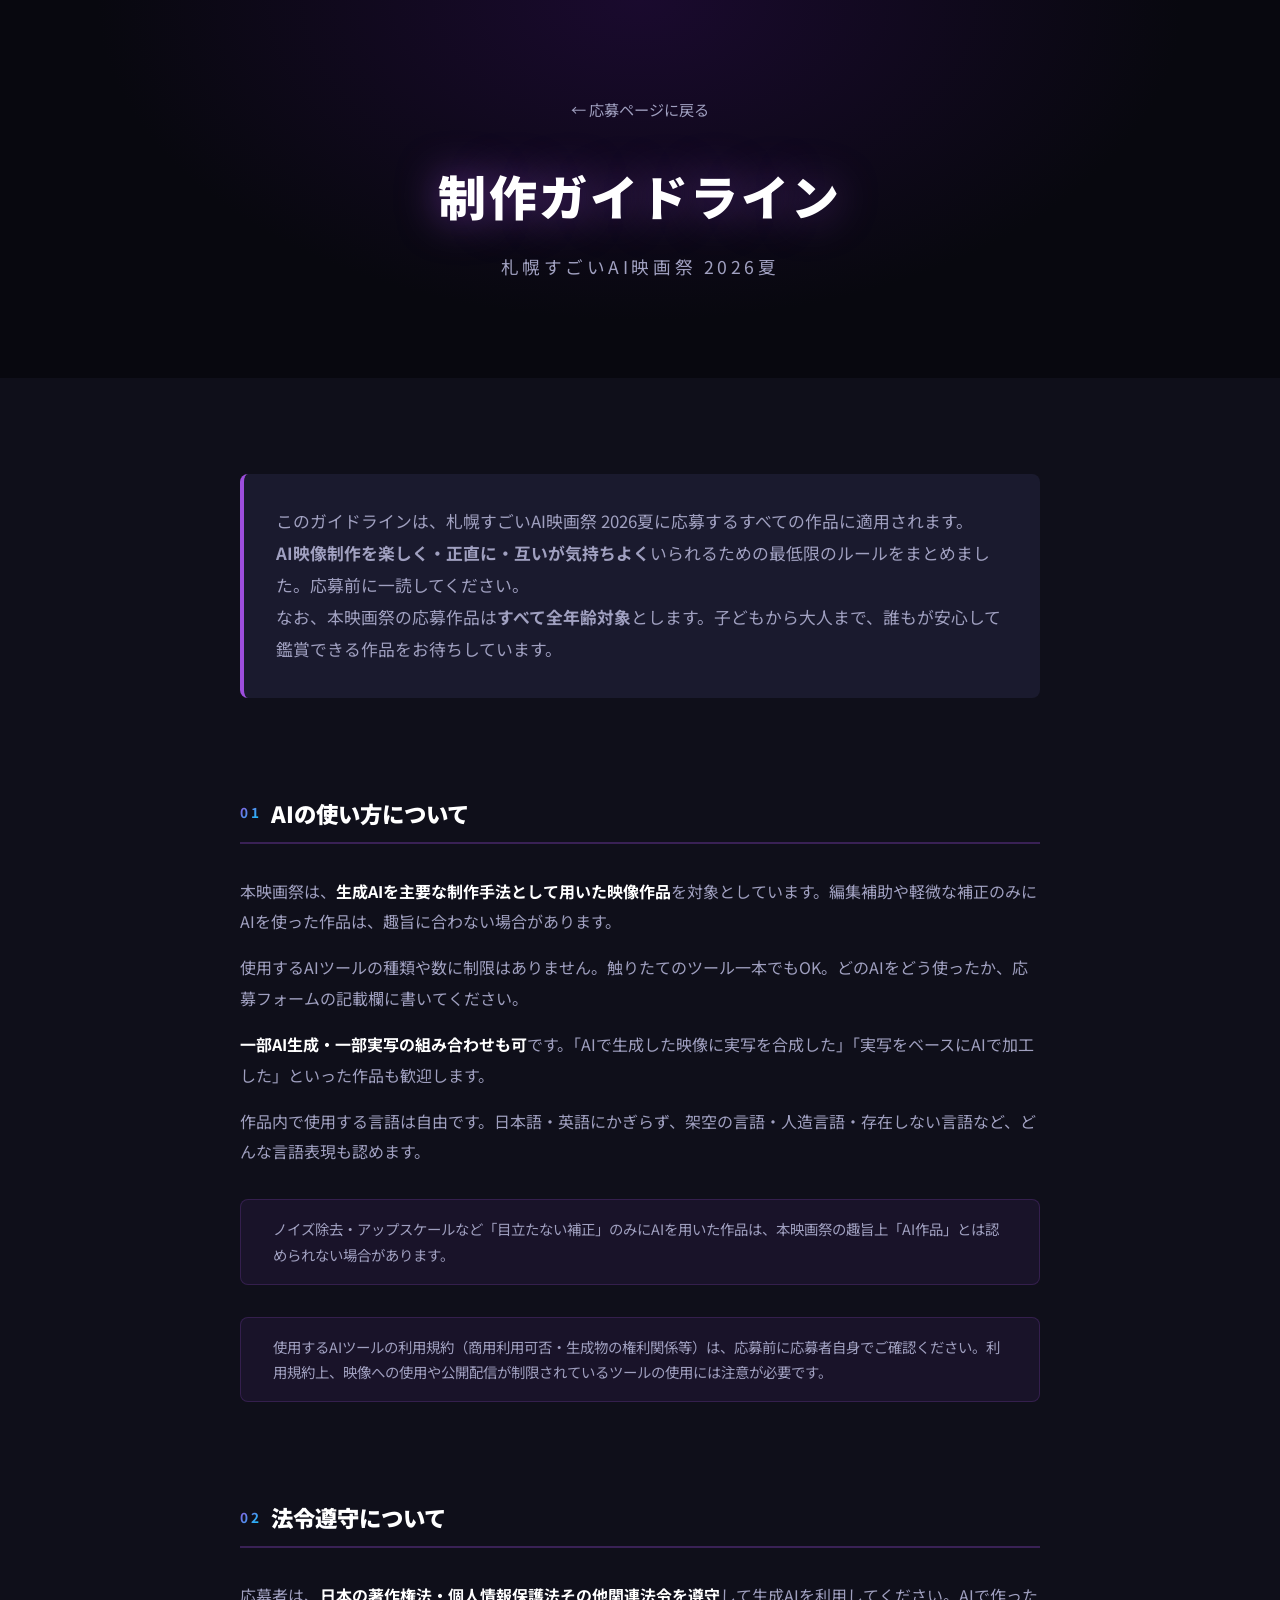
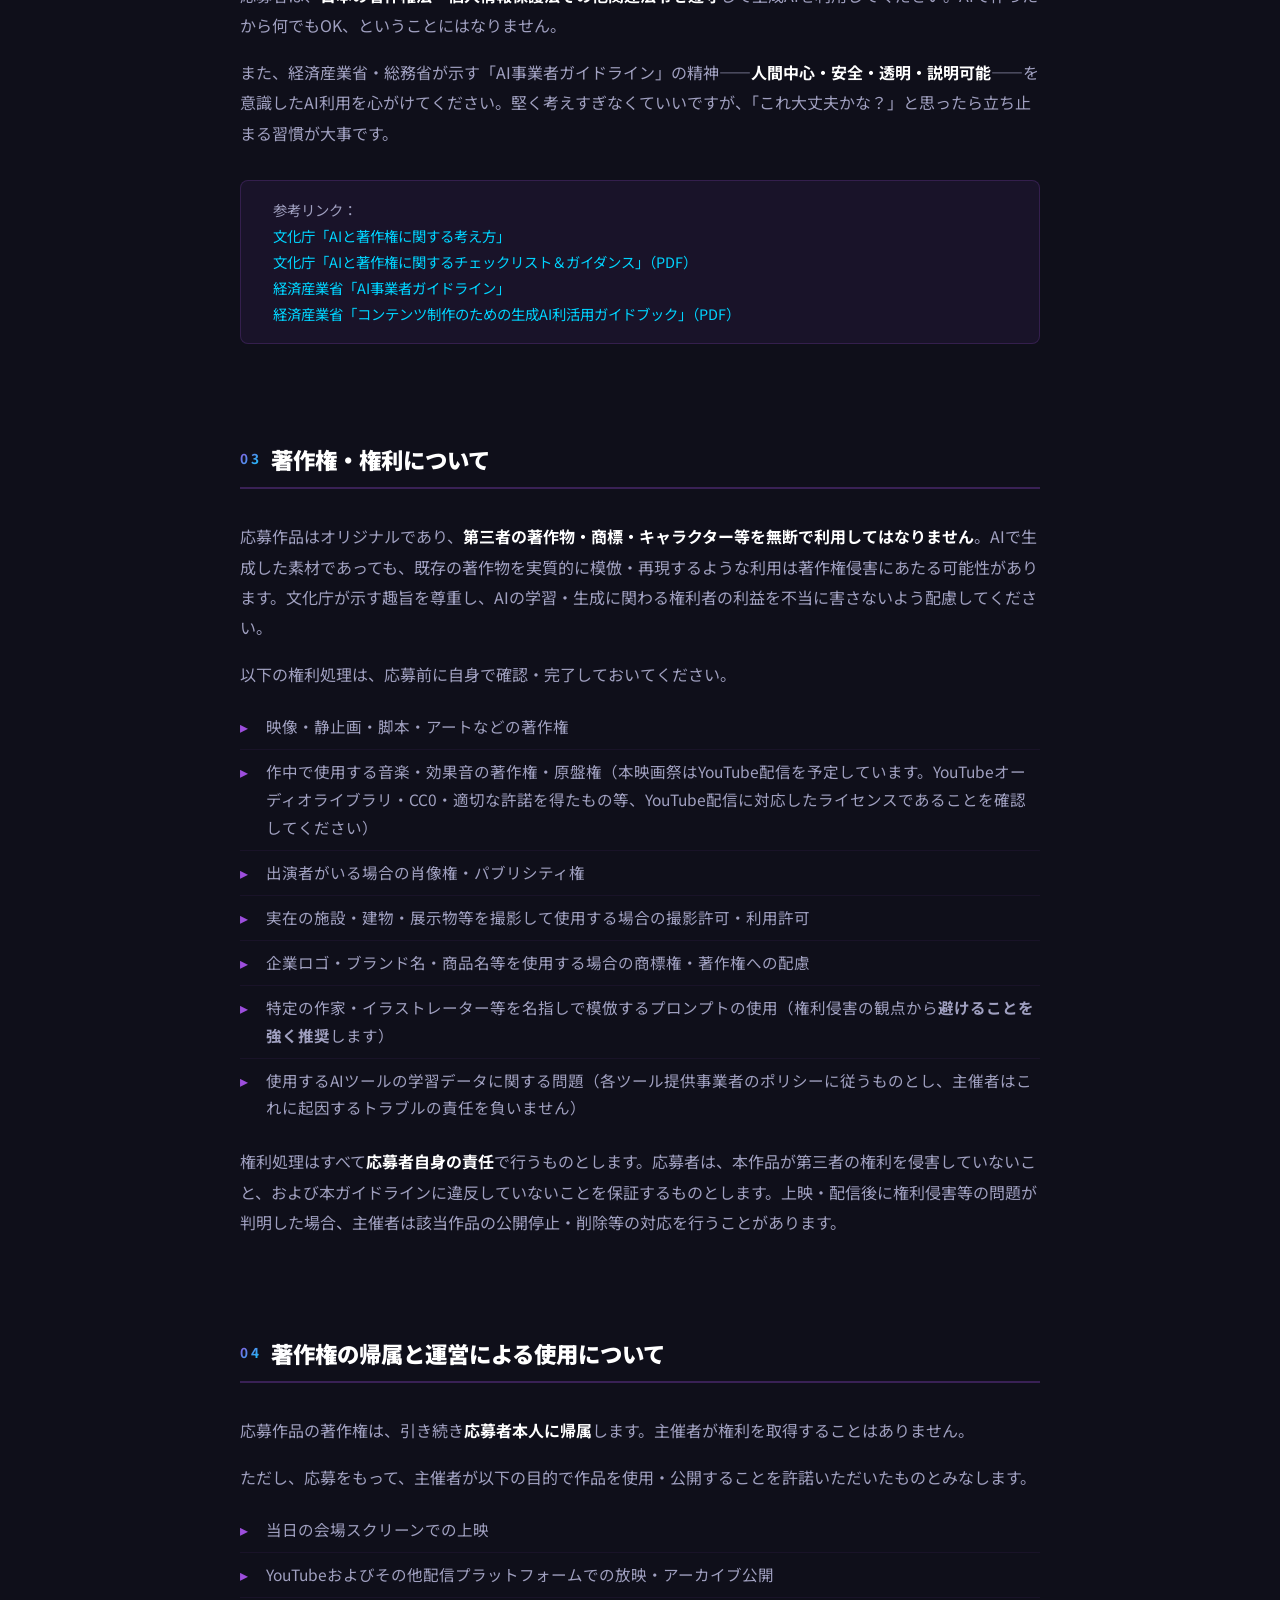
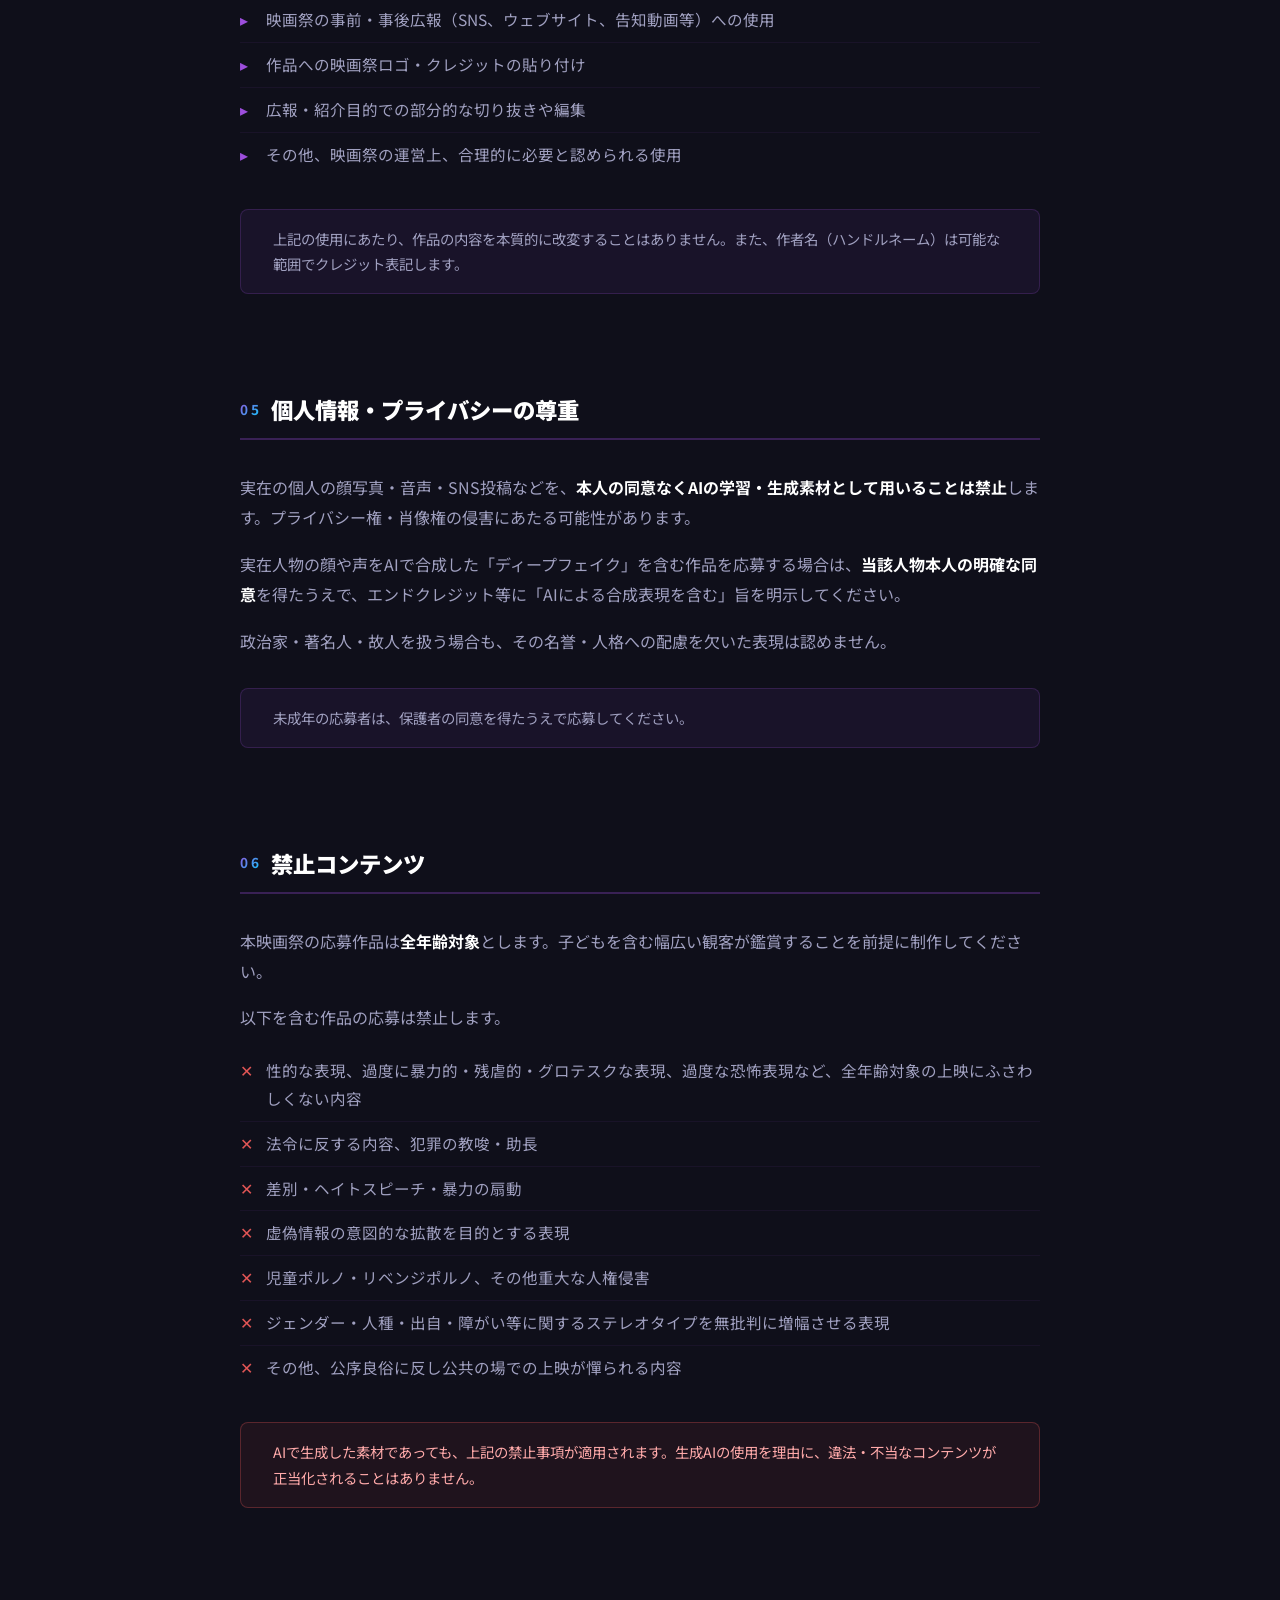
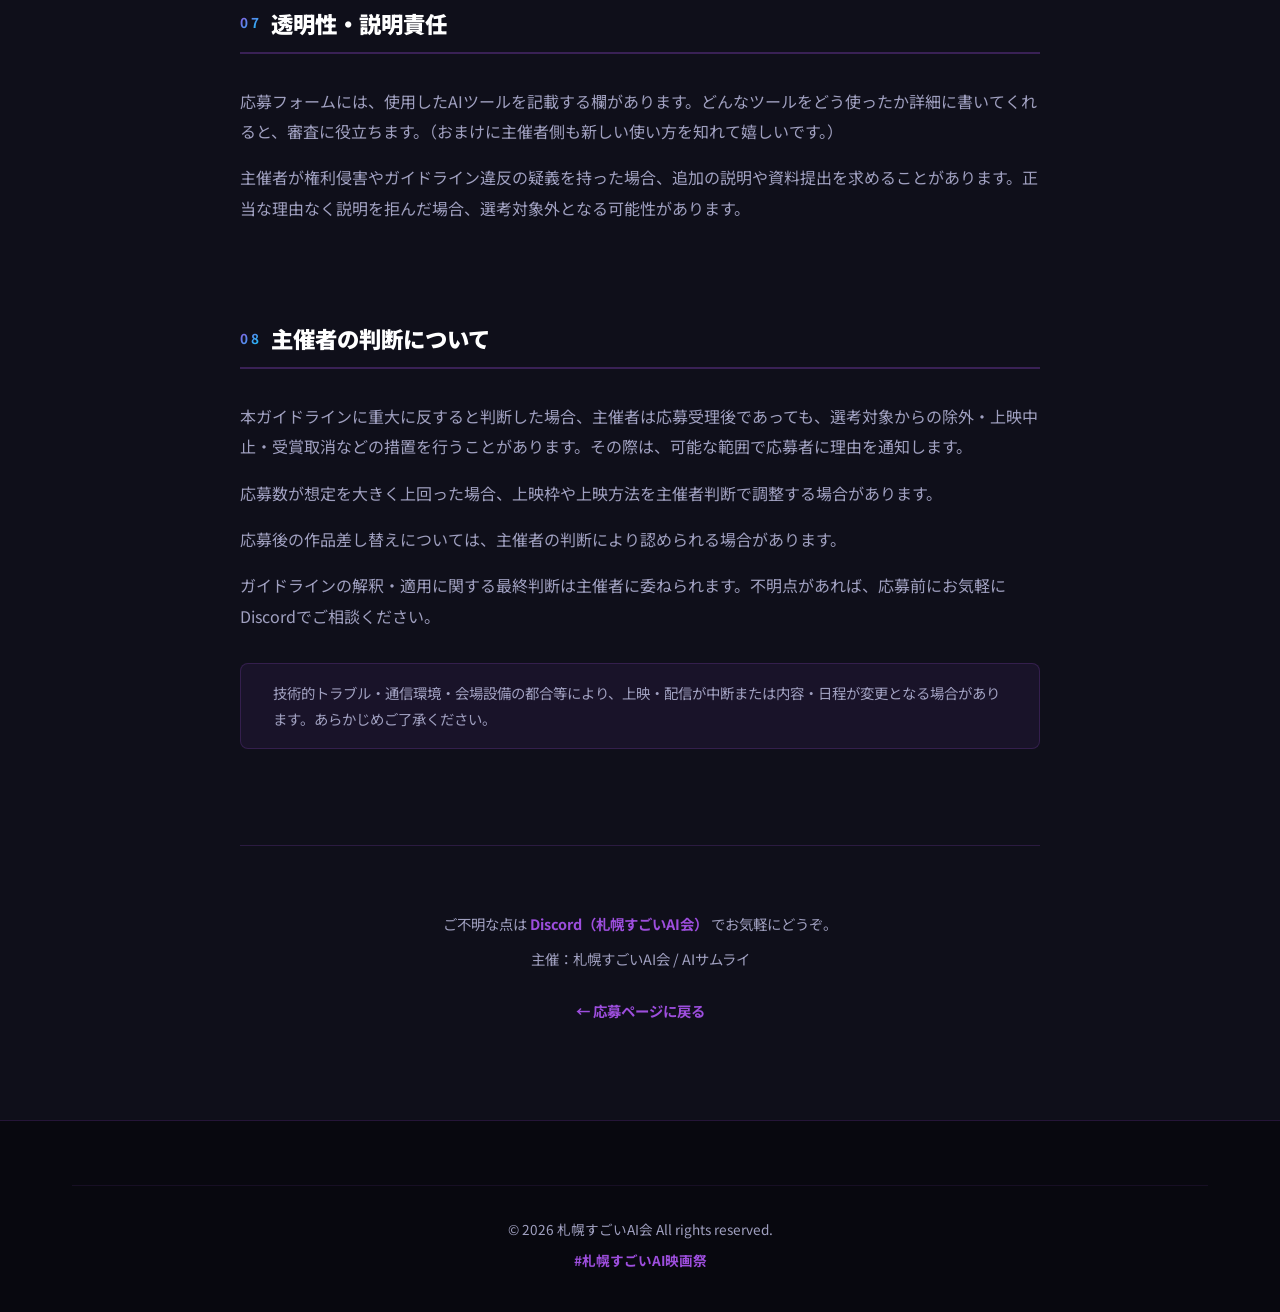
<file: guideline.html>
<!DOCTYPE html>
<html lang="ja">
<head>
    <meta charset="UTF-8">
    <meta name="viewport" content="width=device-width, initial-scale=1.0">
    <title>制作ガイドライン | 札幌すごいAI映画祭 2026夏</title>
    <meta name="description" content="札幌すごいAI映画祭 2026夏の応募作品に関する制作ガイドラインです。">

    <!-- OGP Tags -->
    <meta property="og:title" content="制作ガイドライン | 札幌すごいAI映画祭 2026夏">
    <meta property="og:description" content="札幌すごいAI映画祭 2026夏の応募作品に関する制作ガイドラインです。">
    <meta property="og:type" content="website">
    <meta property="og:url" content="https://film-2026-summer.sugoiai.org/guideline.html">
    <meta property="og:site_name" content="札幌すごいAI映画祭 2026夏">
    <meta property="og:image" content="https://film-2026-summer.sugoiai.org/images/dtceigasmall.jpg">
    <meta property="og:image:width" content="600">
    <meta property="og:image:height" content="400">
    <meta property="og:locale" content="ja_JP">

    <!-- Twitter Card Tags -->
    <meta name="twitter:card" content="summary_large_image">
    <meta name="twitter:title" content="制作ガイドライン | 札幌すごいAI映画祭 2026夏">
    <meta name="twitter:description" content="札幌すごいAI映画祭 2026夏の応募作品に関する制作ガイドラインです。">
    <meta name="twitter:image" content="https://film-2026-summer.sugoiai.org/images/dtceigasmall.jpg">

    <link rel="icon" type="image/png" href="images/logo.png">
    <link rel="apple-touch-icon" href="images/logo.png">
    <link rel="stylesheet" href="style.css">
    <link rel="preconnect" href="https://fonts.googleapis.com">
    <link rel="preconnect" href="https://fonts.gstatic.com" crossorigin>
    <link href="https://fonts.googleapis.com/css2?family=Noto+Sans+JP:wght@400;700;900&display=swap" rel="stylesheet">
    <style>
        .guideline-hero {
            min-height: 40vh;
            display: flex;
            flex-direction: column;
            justify-content: center;
            align-items: center;
            background: radial-gradient(ellipse at center top, #1a0a2e 0%, var(--dark-bg) 60%);
            padding: var(--spacing-xl) 0 var(--spacing-lg);
            text-align: center;
        }

        .back-link {
            display: inline-block;
            color: var(--text-secondary);
            text-decoration: none;
            margin-bottom: var(--spacing-md);
            transition: all 0.3s ease;
            font-size: 0.95rem;
        }

        .back-link:hover {
            color: var(--film-cyan);
            transform: translateX(-4px);
        }

        .guideline-body {
            background: var(--dark-surface);
            padding: var(--spacing-xl) 0;
        }

        .guideline-content {
            max-width: 800px;
            margin: 0 auto;
        }

        .guideline-intro {
            font-size: 1.05rem;
            color: var(--text-secondary);
            line-height: 1.9;
            margin-bottom: var(--spacing-xl);
            padding: var(--spacing-md);
            background: var(--dark-elevated);
            border-left: 4px solid var(--film-purple);
            border-radius: 8px;
        }

        .guideline-section {
            margin-bottom: var(--spacing-xl);
        }

        .guideline-section-title {
            font-size: 1.4rem;
            font-weight: 900;
            margin-bottom: var(--spacing-md);
            padding-bottom: 0.6rem;
            border-bottom: 2px solid rgba(157, 78, 221, 0.3);
            display: flex;
            align-items: center;
            gap: 0.6rem;
        }

        .guideline-section-title .num {
            font-size: 0.85rem;
            font-weight: 700;
            letter-spacing: 0.2em;
            background: var(--accent-gradient);
            -webkit-background-clip: text;
            -webkit-text-fill-color: transparent;
            background-clip: text;
        }

        .guideline-section p {
            color: var(--text-secondary);
            font-size: 1rem;
            line-height: 1.9;
            margin-bottom: var(--spacing-sm);
        }

        .guideline-section p strong {
            color: var(--text-primary);
            font-weight: 700;
        }

        .guideline-list {
            list-style: none;
            padding: 0;
            margin: var(--spacing-sm) 0;
        }

        .guideline-list li {
            padding: 0.5rem 0 0.5rem 1.6rem;
            position: relative;
            color: var(--text-secondary);
            font-size: 0.97rem;
            line-height: 1.8;
            border-bottom: 1px solid rgba(157, 78, 221, 0.07);
        }

        .guideline-list li:last-child {
            border-bottom: none;
        }

        .guideline-list li::before {
            content: "▸";
            position: absolute;
            left: 0;
            color: var(--film-purple);
        }

        .guideline-list.danger li::before {
            content: "✕";
            color: #e05555;
        }

        .guideline-note {
            margin-top: var(--spacing-md);
            padding: var(--spacing-sm) var(--spacing-md);
            background: rgba(157, 78, 221, 0.08);
            border-radius: 8px;
            border: 1px solid rgba(157, 78, 221, 0.2);
            font-size: 0.9rem;
            color: var(--text-secondary);
            line-height: 1.8;
        }

        .guideline-note a {
            color: var(--film-cyan);
            text-decoration: none;
        }

        .guideline-note a:hover {
            text-decoration: underline;
        }

        .guideline-warning {
            margin-top: var(--spacing-md);
            padding: var(--spacing-sm) var(--spacing-md);
            background: rgba(224, 85, 85, 0.08);
            border-radius: 8px;
            border: 1px solid rgba(224, 85, 85, 0.3);
            font-size: 0.9rem;
            color: #ffaaaa;
            line-height: 1.8;
        }

        .guideline-footer-note {
            margin-top: var(--spacing-xl);
            padding-top: var(--spacing-lg);
            border-top: 1px solid rgba(157, 78, 221, 0.2);
            text-align: center;
            color: var(--text-secondary);
            font-size: 0.9rem;
            line-height: 1.9;
        }

        .guideline-footer-note a {
            color: var(--film-purple);
            text-decoration: none;
            font-weight: 700;
        }

        .guideline-footer-note a:hover {
            color: var(--film-cyan);
        }
    </style>
</head>
<body>

    <!-- Hero -->
    <div class="guideline-hero">
        <div class="container">
            <a href="index.html" class="back-link">← 応募ページに戻る</a>
            <h1 class="hero-title" style="animation: none;">
                <span class="title-main" style="font-size: clamp(1.8rem, 5vw, 3rem);">制作ガイドライン</span>
                <span class="title-sub">札幌すごいAI映画祭 2026夏</span>
            </h1>
        </div>
    </div>

    <!-- Body -->
    <div class="guideline-body">
        <div class="container">
            <div class="guideline-content">

                <p class="guideline-intro">
                    このガイドラインは、札幌すごいAI映画祭 2026夏に応募するすべての作品に適用されます。<br>
                    <strong>AI映像制作を楽しく・正直に・互いが気持ちよく</strong>いられるための最低限のルールをまとめました。応募前に一読してください。<br>
                    なお、本映画祭の応募作品は<strong>すべて全年齢対象</strong>とします。子どもから大人まで、誰もが安心して鑑賞できる作品をお待ちしています。
                </p>

                <!-- 1. AIの使い方 -->
                <div class="guideline-section">
                    <h2 class="guideline-section-title">
                        <span class="num">01</span>AIの使い方について
                    </h2>
                    <p>
                        本映画祭は、<strong>生成AIを主要な制作手法として用いた映像作品</strong>を対象としています。編集補助や軽微な補正のみにAIを使った作品は、趣旨に合わない場合があります。
                    </p>
                    <p>
                        使用するAIツールの種類や数に制限はありません。触りたてのツール一本でもOK。どのAIをどう使ったか、応募フォームの記載欄に書いてください。
                    </p>
                    <p>
                        <strong>一部AI生成・一部実写の組み合わせも可</strong>です。「AIで生成した映像に実写を合成した」「実写をベースにAIで加工した」といった作品も歓迎します。
                    </p>
                    <p>
                        作品内で使用する言語は自由です。日本語・英語にかぎらず、架空の言語・人造言語・存在しない言語など、どんな言語表現も認めます。
                    </p>
                    <div class="guideline-note">
                        ノイズ除去・アップスケールなど「目立たない補正」のみにAIを用いた作品は、本映画祭の趣旨上「AI作品」とは認められない場合があります。
                    </div>
                    <div class="guideline-note">
                        使用するAIツールの利用規約（商用利用可否・生成物の権利関係等）は、応募前に応募者自身でご確認ください。利用規約上、映像への使用や公開配信が制限されているツールの使用には注意が必要です。
                    </div>
                </div>

                <!-- 2. 法令遵守 -->
                <div class="guideline-section">
                    <h2 class="guideline-section-title">
                        <span class="num">02</span>法令遵守について
                    </h2>
                    <p>
                        応募者は、<strong>日本の著作権法・個人情報保護法その他関連法令を遵守</strong>して生成AIを利用してください。AIで作ったから何でもOK、ということにはなりません。
                    </p>
                    <p>
                        また、経済産業省・総務省が示す「AI事業者ガイドライン」の精神——<strong>人間中心・安全・透明・説明可能</strong>——を意識したAI利用を心がけてください。堅く考えすぎなくていいですが、「これ大丈夫かな？」と思ったら立ち止まる習慣が大事です。
                    </p>
                    <div class="guideline-note">
                        参考リンク：<br>
                        <a href="https://www.bunka.go.jp/seisaku/chosakuken/aiandcopyright.html" target="_blank" rel="noopener noreferrer">文化庁「AIと著作権に関する考え方」</a><br>
                        <a href="https://www.bunka.go.jp/seisaku/chosakuken/pdf/94097701_01.pdf" target="_blank" rel="noopener noreferrer">文化庁「AIと著作権に関するチェックリスト＆ガイダンス」（PDF）</a><br>
                        <a href="https://www.meti.go.jp/shingikai/mono_info_service/ai_shakai_jisso/20240419_report.html" target="_blank" rel="noopener noreferrer">経済産業省「AI事業者ガイドライン」</a><br>
                        <a href="https://www.meti.go.jp/policy/mono_info_service/contents/ai_guidebook_set.pdf" target="_blank" rel="noopener noreferrer">経済産業省「コンテンツ制作のための生成AI利活用ガイドブック」（PDF）</a>
                    </div>
                </div>

                <!-- 3. 著作権・権利について -->
                <div class="guideline-section">
                    <h2 class="guideline-section-title">
                        <span class="num">03</span>著作権・権利について
                    </h2>
                    <p>
                        応募作品はオリジナルであり、<strong>第三者の著作物・商標・キャラクター等を無断で利用してはなりません</strong>。AIで生成した素材であっても、既存の著作物を実質的に模倣・再現するような利用は著作権侵害にあたる可能性があります。文化庁が示す趣旨を尊重し、AIの学習・生成に関わる権利者の利益を不当に害さないよう配慮してください。
                    </p>
                    <p>以下の権利処理は、応募前に自身で確認・完了しておいてください。</p>
                    <ul class="guideline-list">
                        <li>映像・静止画・脚本・アートなどの著作権</li>
                        <li>作中で使用する音楽・効果音の著作権・原盤権（本映画祭はYouTube配信を予定しています。YouTubeオーディオライブラリ・CC0・適切な許諾を得たもの等、YouTube配信に対応したライセンスであることを確認してください）</li>
                        <li>出演者がいる場合の肖像権・パブリシティ権</li>
                        <li>実在の施設・建物・展示物等を撮影して使用する場合の撮影許可・利用許可</li>
                        <li>企業ロゴ・ブランド名・商品名等を使用する場合の商標権・著作権への配慮</li>
                        <li>特定の作家・イラストレーター等を名指しで模倣するプロンプトの使用（権利侵害の観点から<strong>避けることを強く推奨</strong>します）</li>
                        <li>使用するAIツールの学習データに関する問題（各ツール提供事業者のポリシーに従うものとし、主催者はこれに起因するトラブルの責任を負いません）</li>
                    </ul>
                    <p>
                        権利処理はすべて<strong>応募者自身の責任</strong>で行うものとします。応募者は、本作品が第三者の権利を侵害していないこと、および本ガイドラインに違反していないことを保証するものとします。上映・配信後に権利侵害等の問題が判明した場合、主催者は該当作品の公開停止・削除等の対応を行うことがあります。
                    </p>
                </div>

                <!-- 4. 著作権の帰属と運営側の使用許諾 -->
                <div class="guideline-section">
                    <h2 class="guideline-section-title">
                        <span class="num">04</span>著作権の帰属と運営による使用について
                    </h2>
                    <p>
                        応募作品の著作権は、引き続き<strong>応募者本人に帰属</strong>します。主催者が権利を取得することはありません。
                    </p>
                    <p>
                        ただし、応募をもって、主催者が以下の目的で作品を使用・公開することを許諾いただいたものとみなします。
                    </p>
                    <ul class="guideline-list">
                        <li>当日の会場スクリーンでの上映</li>
                        <li>YouTubeおよびその他配信プラットフォームでの放映・アーカイブ公開</li>
                        <li>映画祭の事前・事後広報（SNS、ウェブサイト、告知動画等）への使用</li>
                        <li>作品への映画祭ロゴ・クレジットの貼り付け</li>
                        <li>広報・紹介目的での部分的な切り抜きや編集</li>
                        <li>その他、映画祭の運営上、合理的に必要と認められる使用</li>
                    </ul>
                    <div class="guideline-note">
                        上記の使用にあたり、作品の内容を本質的に改変することはありません。また、作者名（ハンドルネーム）は可能な範囲でクレジット表記します。
                    </div>
                </div>

                <!-- 5. 個人情報・プライバシー -->
                <div class="guideline-section">
                    <h2 class="guideline-section-title">
                        <span class="num">05</span>個人情報・プライバシーの尊重
                    </h2>
                    <p>
                        実在の個人の顔写真・音声・SNS投稿などを、<strong>本人の同意なくAIの学習・生成素材として用いることは禁止</strong>します。プライバシー権・肖像権の侵害にあたる可能性があります。
                    </p>
                    <p>
                        実在人物の顔や声をAIで合成した「ディープフェイク」を含む作品を応募する場合は、<strong>当該人物本人の明確な同意</strong>を得たうえで、エンドクレジット等に「AIによる合成表現を含む」旨を明示してください。
                    </p>
                    <p>
                        政治家・著名人・故人を扱う場合も、その名誉・人格への配慮を欠いた表現は認めません。
                    </p>
                    <div class="guideline-note">
                        未成年の応募者は、保護者の同意を得たうえで応募してください。
                    </div>
                </div>

                <!-- 6. 禁止コンテンツ -->
                <div class="guideline-section">
                    <h2 class="guideline-section-title">
                        <span class="num">06</span>禁止コンテンツ
                    </h2>
                    <p>
                        本映画祭の応募作品は<strong>全年齢対象</strong>とします。子どもを含む幅広い観客が鑑賞することを前提に制作してください。
                    </p>
                    <p>以下を含む作品の応募は禁止します。</p>
                    <ul class="guideline-list danger">
                        <li>性的な表現、過度に暴力的・残虐的・グロテスクな表現、過度な恐怖表現など、全年齢対象の上映にふさわしくない内容</li>
                        <li>法令に反する内容、犯罪の教唆・助長</li>
                        <li>差別・ヘイトスピーチ・暴力の扇動</li>
                        <li>虚偽情報の意図的な拡散を目的とする表現</li>
                        <li>児童ポルノ・リベンジポルノ、その他重大な人権侵害</li>
                        <li>ジェンダー・人種・出自・障がい等に関するステレオタイプを無批判に増幅させる表現</li>
                        <li>その他、公序良俗に反し公共の場での上映が憚られる内容</li>
                    </ul>
                    <div class="guideline-warning">
                        AIで生成した素材であっても、上記の禁止事項が適用されます。生成AIの使用を理由に、違法・不当なコンテンツが正当化されることはありません。
                    </div>
                </div>

                <!-- 7. 透明性 -->
                <div class="guideline-section">
                    <h2 class="guideline-section-title">
                        <span class="num">07</span>透明性・説明責任
                    </h2>
                    <p>
                        応募フォームには、使用したAIツールを記載する欄があります。どんなツールをどう使ったか詳細に書いてくれると、審査に役立ちます。（おまけに主催者側も新しい使い方を知れて嬉しいです。）
                    </p>
                    <p>
                        主催者が権利侵害やガイドライン違反の疑義を持った場合、追加の説明や資料提出を求めることがあります。正当な理由なく説明を拒んだ場合、選考対象外となる可能性があります。
                    </p>
                </div>

                <!-- 8. 主催者の裁量 -->
                <div class="guideline-section">
                    <h2 class="guideline-section-title">
                        <span class="num">08</span>主催者の判断について
                    </h2>
                    <p>
                        本ガイドラインに重大に反すると判断した場合、主催者は応募受理後であっても、選考対象からの除外・上映中止・受賞取消などの措置を行うことがあります。その際は、可能な範囲で応募者に理由を通知します。
                    </p>
                    <p>
                        応募数が想定を大きく上回った場合、上映枠や上映方法を主催者判断で調整する場合があります。
                    </p>
                    <p>
                        応募後の作品差し替えについては、主催者の判断により認められる場合があります。
                    </p>
                    <p>
                        ガイドラインの解釈・適用に関する最終判断は主催者に委ねられます。不明点があれば、応募前にお気軽にDiscordでご相談ください。
                    </p>
                    <div class="guideline-note">
                        技術的トラブル・通信環境・会場設備の都合等により、上映・配信が中断または内容・日程が変更となる場合があります。あらかじめご了承ください。
                    </div>
                </div>

                <div class="guideline-footer-note">
                    <p>ご不明な点は <a href="https://discord.gg/Ve2tQeN7cw" target="_blank" rel="noopener noreferrer">Discord（札幌すごいAI会）</a> でお気軽にどうぞ。</p>
                    <p style="margin-top: 0.5rem;">主催：札幌すごいAI会 / AIサムライ</p>
                    <p style="margin-top: 1.5rem;"><a href="index.html">← 応募ページに戻る</a></p>
                </div>

            </div>
        </div>
    </div>

    <!-- Footer -->
    <footer class="footer">
        <div class="container">
            <div class="footer-bottom">
                <p>&copy; 2026 札幌すごいAI会 All rights reserved.</p>
                <p class="footer-hashtag">#札幌すごいAI映画祭</p>
            </div>
        </div>
    </footer>

</body>
</html>
</file>
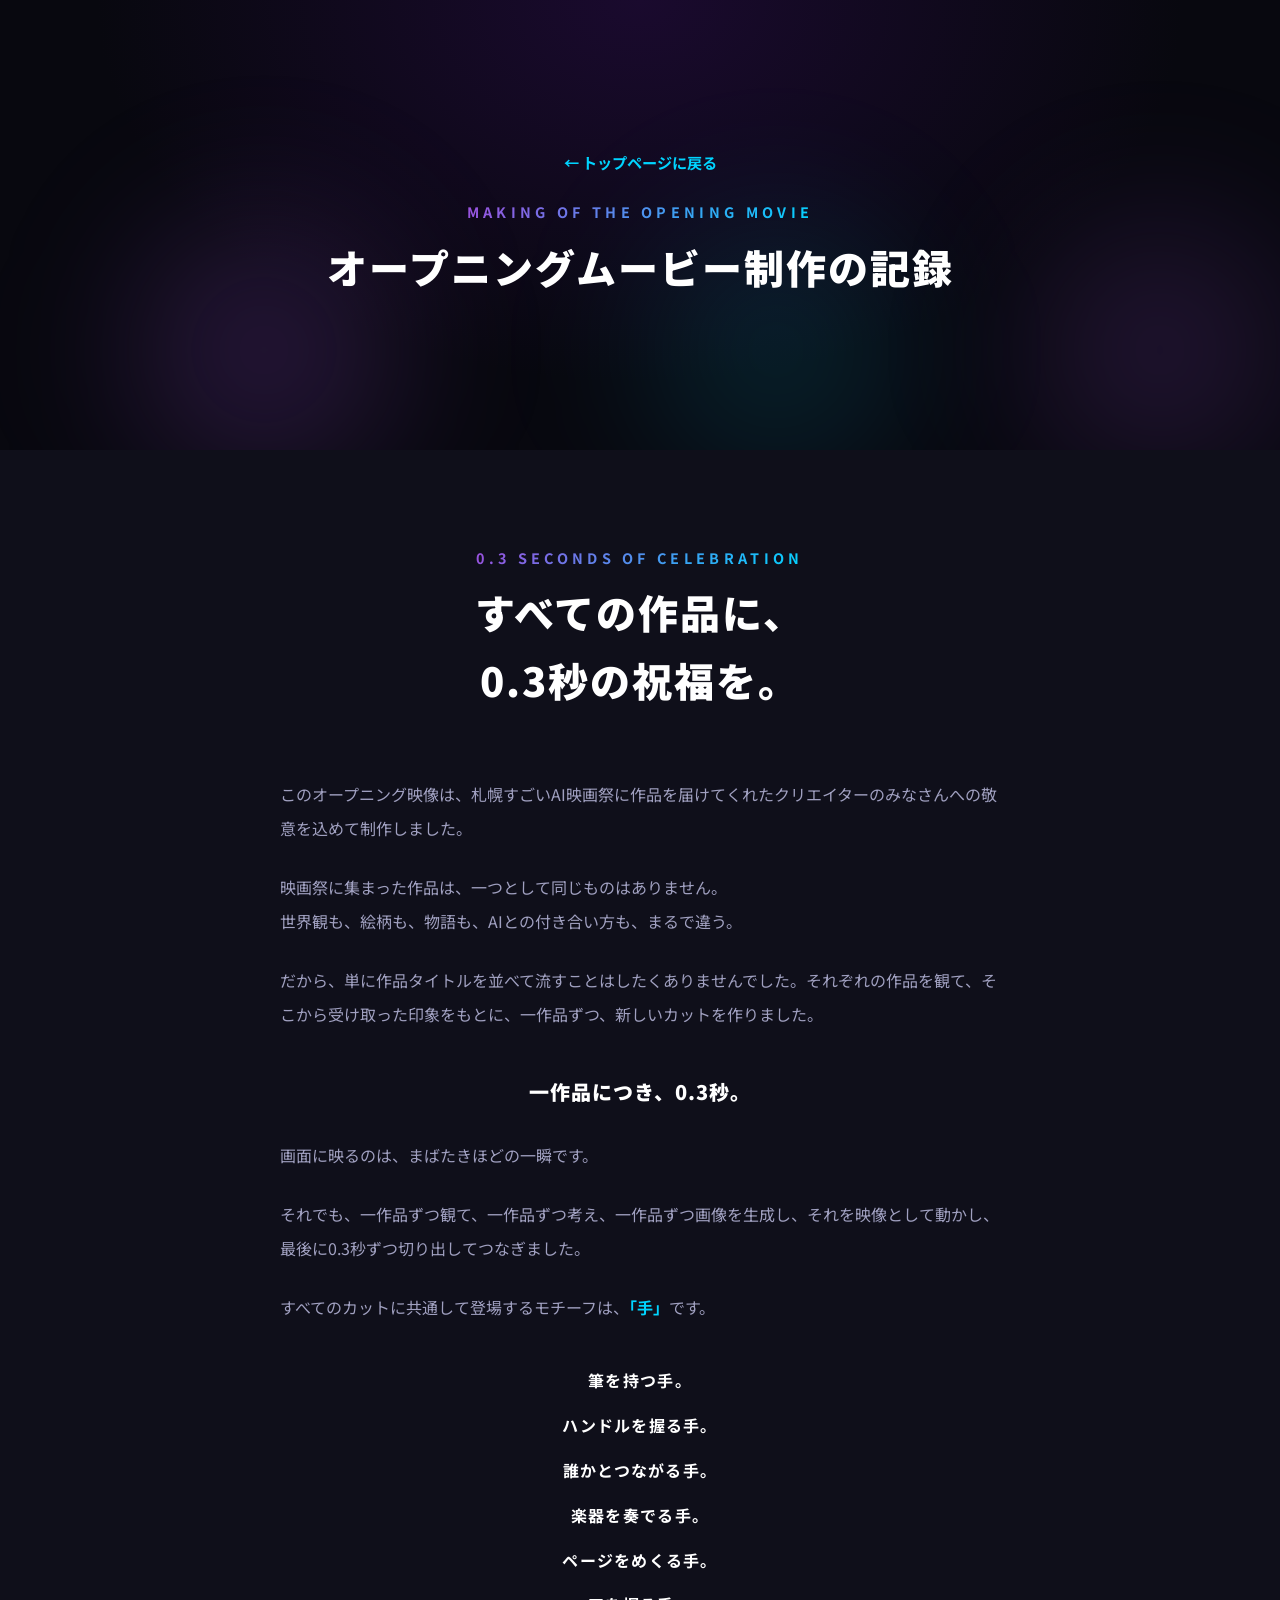
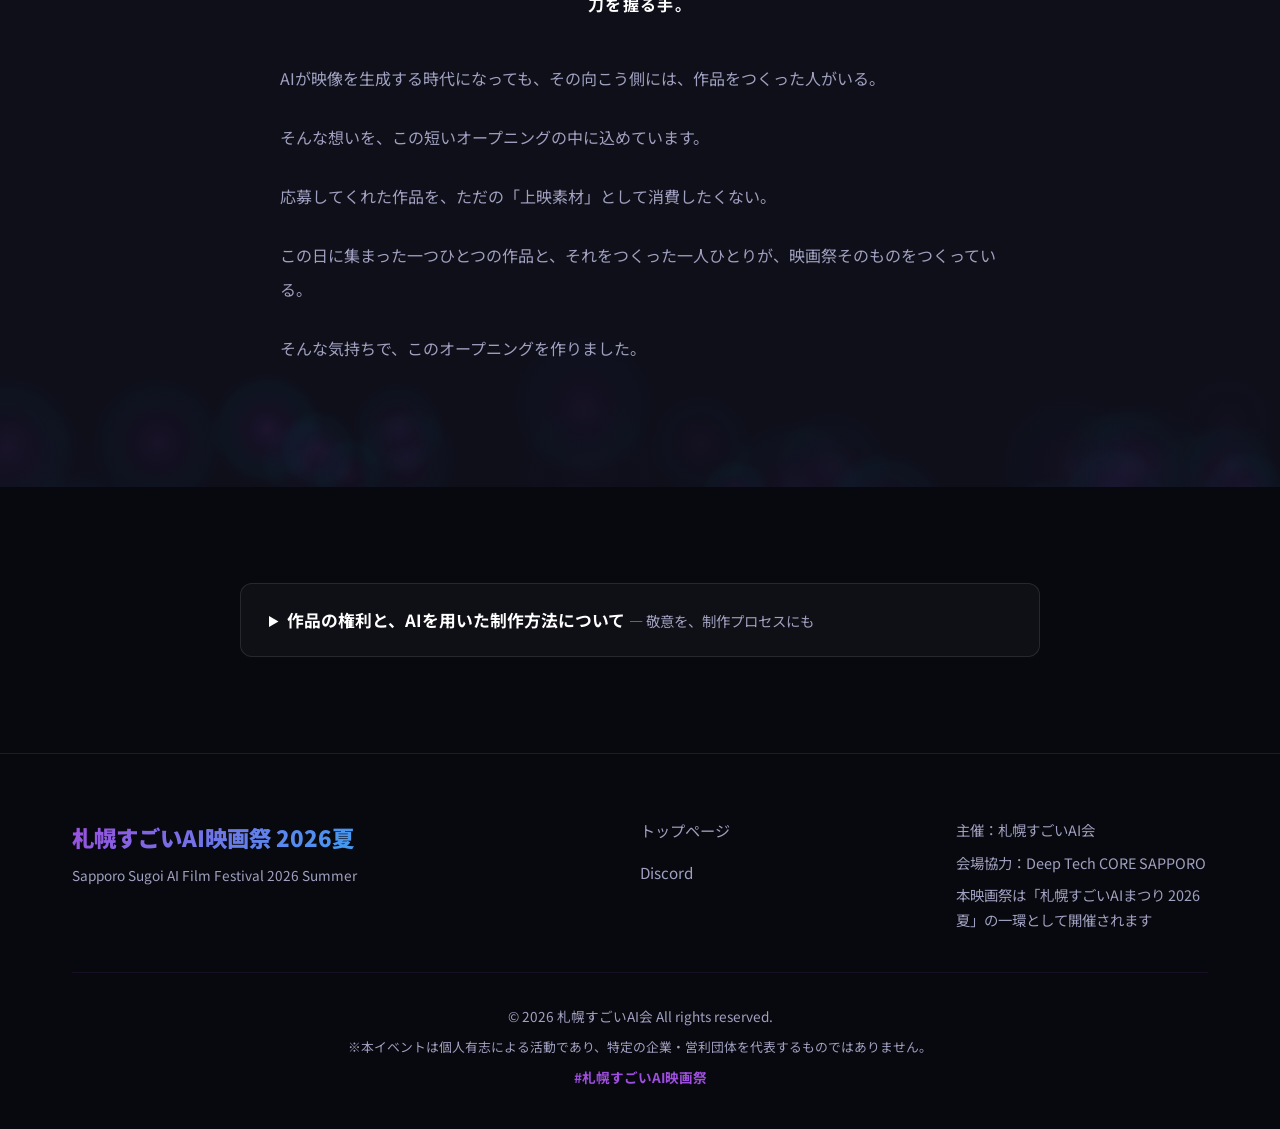
<file: opening.html>
<!DOCTYPE html>
<html lang="ja">
<head>
    <meta charset="UTF-8">
    <meta name="viewport" content="width=device-width, initial-scale=1.0">
    <title>オープニングムービー制作の記録 | 札幌すごいAI映画祭 2026夏</title>
    <meta name="description" content="すべての作品に、0.3秒の祝福を。札幌すごいAI映画祭 2026夏 オープニングムービーの制作記録。各作品の印象的なシーンや物語の続きを「手」にフォーカスして描いた全シーンの記録です。">
    <!-- OGP Tags -->
    <meta property="og:title" content="オープニングムービー制作の記録 | 札幌すごいAI映画祭 2026夏">
    <meta property="og:description" content="すべての作品に、0.3秒の祝福を。各作品の印象的なシーンや物語の続きを「手」にフォーカスして描いた全シーンの記録です。">
    <meta property="og:type" content="website">
    <meta property="og:url" content="https://film-2026-summer.sugoiai.org/opening.html">
    <meta property="og:site_name" content="札幌すごいAI映画祭 2026夏">
    <meta property="og:image" content="https://film-2026-summer.sugoiai.org/images/dtceigasmall.jpg">
    <meta property="og:image:width" content="600">
    <meta property="og:image:height" content="400">
    <meta property="og:locale" content="ja_JP">
    <!-- Twitter Card Tags -->
    <meta name="twitter:card" content="summary_large_image">
    <meta name="twitter:title" content="オープニングムービー制作の記録 | 札幌すごいAI映画祭 2026夏">
    <meta name="twitter:description" content="すべての作品に、0.3秒の祝福を。オープニングムービーの制作記録。">
    <meta name="twitter:image" content="https://film-2026-summer.sugoiai.org/images/dtceigasmall.jpg">
    <!-- Favicon -->
    <link rel="icon" type="image/png" href="images/logo.png">
    <link rel="apple-touch-icon" href="images/logo.png">
    <link rel="stylesheet" href="style.css">
    <link rel="preconnect" href="https://fonts.googleapis.com">
    <link rel="preconnect" href="https://fonts.gstatic.com" crossorigin>
    <link href="https://fonts.googleapis.com/css2?family=Noto+Sans+JP:wght@400;700;900&display=swap" rel="stylesheet">
</head>
<body>

    <!-- Hero Section -->
    <section class="section sp-hero">
        <div class="hero-background">
            <div class="film-particle"></div>
            <div class="film-particle"></div>
            <div class="film-particle"></div>
        </div>
        <div class="container sp-hero-content">
            <a href="index.html" class="sp-back-link">← トップページに戻る</a>
            <h1 class="section-title" style="margin-top: 1.5rem;">
                <span class="title-en">MAKING OF THE OPENING MOVIE</span>
                <span class="title-ja">オープニングムービー制作の記録</span>
            </h1>
        </div>
    </section>

    <!-- Story Section -->
    <section id="story" class="section overview">
        <canvas id="filmGrainCanvas" class="film-grain-canvas"></canvas>
        <div class="container">
            <div class="section-header">
                <h2 class="section-title">
                    <span class="title-en">0.3 SECONDS OF CELEBRATION</span>
                    <span class="title-ja">すべての作品に、<br>0.3秒の祝福を。</span>
                </h2>
            </div>
            <div class="op-story">
                <p>このオープニング映像は、札幌すごいAI映画祭に作品を届けてくれたクリエイターのみなさんへの敬意を込めて制作しました。</p>
                <p>映画祭に集まった作品は、一つとして同じものはありません。<br>世界観も、絵柄も、物語も、AIとの付き合い方も、まるで違う。</p>
                <p>だから、単に作品タイトルを並べて流すことはしたくありませんでした。それぞれの作品を観て、そこから受け取った印象をもとに、一作品ずつ、新しいカットを作りました。</p>
                <p class="op-emphasis">一作品につき、0.3秒。</p>
                <p>画面に映るのは、まばたきほどの一瞬です。</p>
                <p>それでも、一作品ずつ観て、一作品ずつ考え、一作品ずつ画像を生成し、それを映像として動かし、最後に0.3秒ずつ切り出してつなぎました。</p>
                <p>すべてのカットに共通して登場するモチーフは、<span class="op-motif">「手」</span>です。</p>
                <div class="op-hands">
                    <p>筆を持つ手。</p>
                    <p>ハンドルを握る手。</p>
                    <p>誰かとつながる手。</p>
                    <p>楽器を奏でる手。</p>
                    <p>ページをめくる手。</p>
                    <p>刀を握る手。</p>
                </div>
                <p>AIが映像を生成する時代になっても、その向こう側には、作品をつくった人がいる。</p>
                <p>そんな想いを、この短いオープニングの中に込めています。</p>
                <p>応募してくれた作品を、ただの「上映素材」として消費したくない。</p>
                <p>この日に集まった一つひとつの作品と、それをつくった一人ひとりが、映画祭そのものをつくっている。</p>
                <p>そんな気持ちで、このオープニングを作りました。</p>
            </div>
        </div>
    </section>

    <!-- Rights & Production Section -->
    <section id="rights" class="section">
        <div class="container">
            <details class="op-details">
                <summary><strong>作品の権利と、AIを用いた制作方法について</strong> <span class="op-details-note">— 敬意を、制作プロセスにも</span></summary>

                <h3>基本的な考え方</h3>
                <p>このオープニング映像の制作では、<strong>応募作品そのものを画像生成AI・動画生成AIへの参照画像や入力素材として使用していません。</strong></p>
                <p>各作品を鑑賞したうえで、その作品から受け取った世界観や印象をもとにプロンプトを作成し、オープニング用の画像を新たに生成しています。</p>
                <p>さらに、それらの新規生成画像を動画生成AIへの入力として使用し、映像化しました。</p>
                <p>制作フローは、</p>
                <div class="op-flow">応募作品を鑑賞 → 着想・プロンプト作成 → 新規画像を生成 → その画像から動画を生成 → 編集 → 各作品0.3秒を使用</div>
                <p>という形です。</p>

                <h3>制作開始時点での考え方について</h3>
                <p>オープニング映像の制作作業は、作者のみなさまへのオプトアウト確認期限より前から開始しています。</p>
                <p>制作にあたっては、応募作品そのものの画像・映像を生成AIへの参照素材として入力するのではなく、主催者が各作品を鑑賞し、そこから得た着想やモチーフをもとに、テキストプロンプトによって新たな画像を制作する方法を採用しました。</p>
                <p>これは、著作権がアイデアや着想そのものではなく具体的な創作的表現を保護するものであるという一般的な考え方を踏まえ、<strong>作品から着想を得て別個の表現を新たに制作すること自体については、通常の創作活動の範囲として制作を開始できる</strong>と主催者側で判断したためです。</p>
                <p>一方で、法律上許されるかどうかという問題と、作者自身が自分の作品を映画祭のオープニング映像のモチーフとして扱われることを望むかどうかは、別の問題だと考えました。</p>
                <p>そのため、制作作業そのものは先行して進めながら、公開前にすべての作者へ制作方法を説明し、モチーフとして扱われることを希望しない場合には辞退できる機会を設けました。辞退の申し出があった作品については、制作済みであった場合も含め、最終的なオープニング映像には使用しない方針としていました。</p>
                <p>結果として、オプトアウトの申し出はありませんでした。</p>
                <p>私たちは、<strong>「法律上できると考えること」と「作者への敬意をもって扱うこと」は同じではない</strong>と考えています。</p>
                <p>その両方を大切にするため、このような制作・確認プロセスを採用しました。</p>

                <h3>作者のみなさまへの事前確認</h3>
                <p>制作にあたっては、作品を応募いただいた作者のみなさまへ、オープニング映像の制作方法と作品モチーフの利用について、公開に先立ってメールで案内しました。</p>
                <p>案内では、</p>
                <ul class="apply-list">
                    <li>作品に登場する要素や場面をモチーフとして、主催者側で新しい映像を制作すること</li>
                    <li>応募作品の画像・映像そのものを、AI生成時の参照画像・参照映像として使用しないこと</li>
                    <li>オープニング映像は応募作品とは独立して、主催者自身がプロンプト等を用いて新規制作すること</li>
                    <li>自身の作品をモチーフとして扱うことを希望しない場合は、期限までに連絡いただければ使用しないこと</li>
                </ul>
                <p>を明示しました。</p>
                <p><strong>この案内に対するオプトアウトの申請は0件でした。</strong></p>
                <p>また、数名の作者からは、</p>
                <p><strong>「モチーフとしての使用を承認します」</strong><br><strong>「楽しみにしています」</strong></p>
                <p>といった趣旨のお返事もいただきました。</p>
                <p>もちろん、返信がなかったこと自体を積極的な「賛同」として扱っているわけではありません。</p>
                <p>事前に制作方法と辞退方法を提示し、辞退の意思が示された作品については使用しない、という形で制作しました。</p>

                <h4>他コンテスト等への応募が確認できた作品について</h4>
                <p>応募時の情報などから、<strong>別のコンテスト等へ応募中であることが明示されていた作品については、通常の一斉案内とは別に個別の確認も行いました。</strong></p>
                <p>映画祭側で問題ないと判断するのではなく、他コンテストの応募条件や権利関係への影響も考慮し、必要な作品については作者本人へ別経路で確認しています。</p>

                <details class="op-subdetails">
                    <summary>実際に作者のみなさまへ送付した案内メールを見る</summary>
                    <div class="op-mail">
                        <p class="op-mail-subject">【8/25まで確認依頼】映画祭OPにおける作品モチーフの利用_札幌すごいAI映画祭2026夏運営</p>
                        <p>札幌すごいAI映画祭2026夏 応募者各位</p>
                        <p>お世話になっております。札幌すごいAI映画祭主催の岸本悠佑です。</p>
                        <p>この度は、作品をご応募いただき誠にありがとうございました。</p>
                        <p>映画祭オープニング映像について1点、8月25日(火)18:00までのご確認の依頼です。</p>
                        <p>今回のオープニング映像では、作品に登場する要素や場面をモチーフとして短い映像（1作品につき数秒）を、主催者側で新規制作して使用する予定です。</p>
                        <p><strong>ご自身の作品をモチーフとして扱うことを希望されない場合は、8月25日(火)18:00までにご連絡ください。その場合は使用いたしません。</strong></p>
                        <p>なお、制作にあたっては以下のとおり取り扱います。</p>
                        <ul class="apply-list">
                            <li>作品に登場する要素や場面をモチーフとして、オープニング映像用の短い映像を主催者側で新たに生成するものです。</li>
                            <li>応募作品の画像・映像そのものを、生成時の参照画像や参照映像として使用することはありません。</li>
                            <li>オープニング映像は、応募作品とは独立して、主催者自身がプロンプト等を用いて新規制作します。</li>
                        </ul>
                        <p>皆さまからお預かりした作品を、権利の上でも心情的にも大切に扱ったうえで、映画祭そのものも楽しんでいただけるよう準備しています。短納期で恐縮ですが、以上の内容をご確認いただければ幸いでございます。</p>
                        <p>いよいよ来週土曜に開催です。当日を楽しみにしていただければ幸いです。</p>
                        <p>札幌すごいAI映画祭2026夏主催｜札幌すごいAI会 代表<br>岸本悠佑</p>
                    </div>
                </details>

                <h3>使用した画像生成プロンプト・生成履歴</h3>
                <p>オープニング用画像については、<strong>作品ごとに新規生成を行った履歴を公開しています。</strong></p>
                <p>これらの履歴からも、応募作品の画像や映像そのものを参照画像として入力するのではなく、テキストによる指示からオープニング用画像を制作した過程を確認できます。</p>
                <p>※履歴には、オプトアウトの確認期限（8月25日）より前の日時のものが含まれます。前述のとおり、制作作業は確認期限に先行して進め、辞退の連絡があった作品は最終映像に使用しない、という運用でした。</p>
                <ul class="op-links">
                    <li><span class="op-work-name">カミツギ</span> — <a href="https://chatgpt.com/share/6a8a6f79-c280-83e9-85d6-7a4e78bb7b62" target="_blank" rel="noopener noreferrer">生成履歴を見る</a></li>
                    <li><span class="op-work-name">TIME LIMIT</span> — <a href="https://chatgpt.com/share/6a8a694b-45a0-83ee-bd1f-763234173beb" target="_blank" rel="noopener noreferrer">生成履歴を見る</a></li>
                    <li><span class="op-work-name">振り子のひとりごと</span> — <a href="https://chatgpt.com/share/6a8a69ac-3638-83ee-99b4-edf193c178b8" target="_blank" rel="noopener noreferrer">生成履歴を見る</a> / <a href="https://chatgpt.com/share/6a8a69b8-0e04-83ee-990f-3e3bbb4d3c9e" target="_blank" rel="noopener noreferrer">その2</a></li>
                    <li><span class="op-work-name">RIDE OF THE LIVING DEAD</span> — <a href="https://chatgpt.com/share/6a8a7d2f-1ec0-83e8-b64c-411c13cdd13b" target="_blank" rel="noopener noreferrer">生成履歴を見る</a></li>
                    <li><span class="op-work-name">Senior in Joke Land</span> — <a href="https://chatgpt.com/share/6a8a7ea3-5f6c-83e8-9672-577d96b86a9f" target="_blank" rel="noopener noreferrer">生成履歴を見る</a></li>
                    <li><span class="op-work-name">ウサギはランドリーにいる</span> — <a href="https://chatgpt.com/share/6a8a9ffc-d100-83e9-844e-bc008bbe3310" target="_blank" rel="noopener noreferrer">生成履歴を見る</a></li>
                    <li><span class="op-work-name">わすれもの</span> — <a href="https://chatgpt.com/share/6a8aa798-6804-83ee-81ab-866f989ccd88" target="_blank" rel="noopener noreferrer">生成履歴を見る</a></li>
                    <li><span class="op-work-name">プロフェッショナル・トランペッター(s)</span> — <a href="https://chatgpt.com/share/6a8aa9ef-49cc-83e9-a5d4-cb8e6a723ccd" target="_blank" rel="noopener noreferrer">生成履歴を見る</a></li>
                    <li><span class="op-work-name">おかげ／OKAGE ＜現地上映のみ＞</span> — <a href="https://chatgpt.com/share/6a8aadb6-c418-83e8-ac75-98bf24cf4a8d" target="_blank" rel="noopener noreferrer">生成履歴を見る</a></li>
                    <li><span class="op-work-name">FLICK FLICKER</span> — <a href="https://chatgpt.com/share/6a8aafa1-22a8-83e9-9cce-1a88967ae337" target="_blank" rel="noopener noreferrer">生成履歴を見る</a></li>
                    <li><span class="op-work-name">旅の続きは、あの世でまた</span> — <a href="https://chatgpt.com/share/6a8ab0f1-347c-83e8-9874-4749f7c2ea33" target="_blank" rel="noopener noreferrer">生成履歴を見る</a></li>
                    <li><span class="op-work-name">卒業</span> — <a href="https://chatgpt.com/share/6a8ab2fe-eabc-83ee-8ea8-291a2879fed3" target="_blank" rel="noopener noreferrer">生成履歴を見る</a></li>
                    <li><span class="op-work-name">水槽のミナ</span> — <a href="https://chatgpt.com/share/6a8ab3d7-cffc-83e9-a902-890bc3a499a0" target="_blank" rel="noopener noreferrer">生成履歴を見る</a></li>
                    <li><span class="op-work-name">havighurst</span> — <a href="https://chatgpt.com/share/6a8ab5d4-d0f4-83e8-95a9-7a0683a84d2b" target="_blank" rel="noopener noreferrer">生成履歴を見る</a></li>
                    <li><span class="op-work-name">juu</span> — <a href="https://chatgpt.com/share/6a8ab7bc-9ae4-83ee-9bf5-7908de831f2a" target="_blank" rel="noopener noreferrer">生成履歴を見る</a></li>
                    <li><span class="op-work-name">世界の決断　WORLD TRIAL</span> — <a href="https://chatgpt.com/share/6a8abca3-cde8-83e9-9b0a-26470956c86a" target="_blank" rel="noopener noreferrer">生成履歴を見る</a></li>
                    <li><span class="op-work-name">EON</span> — <a href="https://chatgpt.com/share/6a8abf6a-6ab0-83ee-9c0b-6183eb66a160" target="_blank" rel="noopener noreferrer">生成履歴を見る</a></li>
                    <li><span class="op-work-name">ふっとココロニア</span> — <a href="https://chatgpt.com/share/6a8ac7d4-c15c-83e8-9630-21559dd7f4ca" target="_blank" rel="noopener noreferrer">生成履歴を見る</a></li>
                    <li><span class="op-work-name">MIRA: THE SAMURAI SWORD</span> — <a href="https://chatgpt.com/share/6a8ac0e4-02f0-83ee-bdba-8213fd6ee38c" target="_blank" rel="noopener noreferrer">生成履歴を見る</a></li>
                </ul>

                <h3>動画生成について</h3>
                <p>上記の工程で新たに制作した画像を参照画像として、動画生成AIで映像化しました。</p>
                <p>動画生成時には、各画像の構図や世界観を維持しながら、<strong>「手」</strong>を映像上の主人公として扱うことを共通ルールとしています。</p>
                <p>たとえば、</p>
                <ul class="apply-list">
                    <li>筆で絵を描く</li>
                    <li>ハンドルを握る</li>
                    <li>コーヒーを投げる</li>
                    <li>握手する</li>
                    <li>ぬいぐるみを支える</li>
                    <li>手をつないで歩く</li>
                    <li>トランペットを演奏する</li>
                    <li>タバコを手渡す</li>
                    <li>本のページをめくる</li>
                    <li>刀を振る</li>
                    <li>魔法を放つ</li>
                </ul>
                <p>といった、それぞれの作品から着想した動作を指定しています。</p>
                <p>動画生成時のプロンプトでは、手の形状や指の本数、物体の持ち方などが不自然に変形しないこと、作品ごとのビジュアルスタイルを意図せず変更しないことなども明示して生成しています。</p>
                <p>そして、その生成映像から最終的に<strong>一作品につき0.3秒</strong>を切り出し、オープニング映像として編集しています。</p>
                <p><strong>使用モデル・サービス</strong>：Seedance 2.5 / Higgsfield</p>

                <details class="op-subdetails">
                    <summary>実際に使用した動画生成プロンプトを見る</summary>
                    <h4>動画生成プロンプト①</h4>
                    <pre class="op-prompt">Create a 10-second cinematic montage consisting of 10 consecutive shots, exactly 1.0 second per shot.
REFERENCE IMAGE RULE:
Use IMG1 through IMG10 as visual composition references for their corresponding shots, NOT as mandatory first frames. Each image defines the subject design, hand appearance, clothing, environment, art style, camera angle, framing, lighting, and overall visual identity of its shot. Reconstruct each scene naturally in motion.
GLOBAL RULE:
The hands are the visual protagonist of every shot. Keep the hands prominently framed and in sharp focus throughout. Do not cut to faces, full bodies, or wide establishing shots. Preserve correct hand anatomy, finger count, grip mechanics, object geometry, and the art style of each reference image. Use hard cuts exactly every 1.0 second, with no dissolves or transitional blending.
0.0–1.0s — IMG1:
A hand actively paints a traditional ink illustration with a brush. The brush moves naturally across the surface, laying down fresh black ink. Keep the fingers, brush tip, and newly painted ink in focus.
1.0–2.0s — IMG2:
Hands drive the vehicle, firmly gripping the steering wheel and making a small, natural steering adjustment. The background moves to communicate forward motion while the camera remains focused on the hands.
2.0–3.0s — IMG3:
A hand forcefully throws coffee toward another person. The wrist snaps forward and the coffee bursts outward in a dynamic airborne splash. Track the throwing hand while keeping it sharply visible.
3.0–4.0s — IMG4:
Hands grip the front of the moving mine-cart attraction as the cart travels rapidly forward. The hands react subtly to vibration and momentum while the background rushes past. Keep the camera locked onto the gripping hands.
4.0–5.0s — IMG5:
Two characters shake hands. Their joined hands perform one short, clearly readable handshake motion. Keep the handshake centered and preserve the distinct visual design of each character's hand.
5.0–6.0s — IMG6:
A hand supports the rabbit plush toy to prevent it from falling. The plush begins to tilt, and the hand gently catches and steadies it. Emphasize the contact between the hand and the plush.
6.0–7.0s — IMG7:
Two women walk forward while holding hands. Keep their joined hands continuously centered and tracked by the camera as their arms naturally sway. The background moves past them while focus remains locked on their hands.
7.0–8.0s — IMG8:
Hands actively play the trumpet. The main hand rapidly presses and releases the valves in a believable musical sequence while the other hand supports the instrument. Focus tightly on the moving fingers.
8.0–9.0s — IMG9:
A hand inserts the charging cable into the charging port. Start with the connector immediately beside the port, then smoothly push it completely into place. Keep the fingertips, connector, and port sharply visible.
9.0–10.0s — IMG10:
A hand energetically plays the guitar, performing a quick rhythmic strumming or picking motion across the strings. The strings visibly react while the hand remains the primary focal point.
MOTION AND CONSISTENCY:
Each action must begin immediately and remain clearly readable within its one-second shot. Avoid unnecessary camera movement. No hand morphing, extra fingers, fused fingers, duplicated limbs, disappearing objects, incorrect grips, or unintended changes in visual style. Every shot should feel like a brief moving continuation of its corresponding reference composition.</pre>
                    <h4>動画生成プロンプト②</h4>
                    <pre class="op-prompt">Create a 10-second cinematic montage consisting of 10 consecutive shots, exactly 1.0 second per shot.
REFERENCE IMAGE RULE:
Use IMG1 through IMG10 as visual composition references for their corresponding shots, NOT as mandatory first frames. Each image defines the subject design, hand appearance, clothing, environment, art style, camera angle, framing, lighting, and overall visual identity of its shot. Reconstruct each scene naturally in motion.
GLOBAL RULE:
The hands are the visual protagonist of every shot. Keep the hands prominently framed and in sharp focus throughout. Do not cut to faces, full bodies, or wide establishing shots. Preserve correct hand anatomy, finger count, grip mechanics, object geometry, and the art style of each reference image. Use hard cuts exactly every 1.0 second, with no dissolves or transitional blending.
0.0–1.0s — IMG1:
A lit cigarette is passed from the hand on the left to the hand on the right. The left fingers release it precisely as the right fingers take hold. Keep both hands and the cigarette clearly visible throughout the transfer.
1.0–2.0s — IMG2:
Hands tighten their grip around a microphone. The fingers visibly curl and squeeze around it with subtle emotional tension. Keep the microphone and gripping hands centered and sharply focused.
2.0–3.0s — IMG3:
Three people use three separate spoons to eat from the same parfait. All three hands move naturally toward the dessert, their spoons dipping into different parts of the parfait. Keep the hands, spoons, and parfait centered.
3.0–4.0s — IMG4:
Two hands simultaneously pet two different dogs, one hand per dog. Each hand gently strokes its respective dog's head. Preserve the spatial arrangement of both dogs while keeping both hands prominently visible.
4.0–5.0s — IMG5:
Hands hold the collar and deliberately rotate it to change its orientation. The fingers naturally reposition their grip as the collar turns. Focus on finger articulation and the physical movement of the collar.
5.0–6.0s — IMG6:
A hand maintains a magical ice barrier as an incoming fireball strikes it. The impact creates a brief burst of flame, sparks, steam, and tiny glowing ice fragments. Keep the casting hand clearly visible and in focus throughout the impact.
6.0–7.0s — IMG7:
Two hands hold two swords, one sword in each hand, and quickly move them into a decisive combat-ready stance. The wrists make a controlled adjustment while maintaining physically believable grips and correct blade orientation. Keep both sword-holding hands dominant in frame.
7.0–8.0s — IMG8:
A hand turns a page of the old book. The fingertips catch the edge, lift the paper, and sweep the page naturally across the book. Show realistic bending and movement of the paper while keeping the hand in sharp focus.
8.0–9.0s — IMG9:
A hand performs one fast, controlled sword slash. The wrist and forearm drive the blade powerfully through the frame. Allow restrained motion blur on the moving blade, but keep the gripping hand anatomically stable and readable.
9.0–10.0s — IMG10:
A hand launches a tiny fireball approximately the size of a ping-pong ball directly forward. The small fireball forms just beyond the fingertips and immediately shoots away from the hand, leaving a short glowing ember trail. Keep the hand sharply focused while the projectile rapidly travels forward.
MOTION AND CONSISTENCY:
Each action must begin immediately and remain clearly readable within its one-second shot. Avoid unnecessary camera movement. No hand morphing, extra fingers, fused fingers, duplicated limbs, disappearing objects, incorrect grips, or unintended visual-style changes. Every shot should feel like a brief moving continuation of its corresponding reference composition.</pre>
                </details>

                <h3>制作記録について</h3>
                <p>Web上で公開している生成履歴とは別に、主催者側では制作時点の記録として、以下を保管しています。</p>
                <ul class="apply-list">
                    <li>各カットの生成元画像</li>
                    <li>編集プロジェクト</li>
                    <li>最終書き出し前の映像素材</li>
                    <li>個別確認を行った際の記録</li>
                    <li>YouTube公開時点の概要欄</li>
                    <li>制作・公開当時の応募規約</li>
                </ul>
                <p>特に、<strong>元作品をAIへの参照入力として使用していないことを、制作過程から確認できる記録</strong>を保存しています。</p>
                <p>これらを日常的に公開することはありません。</p>
                <p>作者や作品を監視・評価するためのものでもありません。</p>
                <p>万が一、制作方法や権利関係について確認が必要になった際に、当時の制作工程とコミュニケーションを遡れるようにするための記録です。</p>
                <p>目指しているのは、</p>
                <p><strong>クリエイターに敬意を表し、その権利を守りながら、私自身のクリエイティブで一つひとつの作品を祝福すること。</strong></p>
                <p>クリエイターへの敬意を、言葉だけではなく制作プロセスにも残す。</p>
                <p>それも、この映画祭をつくるうえで大切にしていることの一つです。</p>
            </details>
        </div>
    </section>

    <!-- Footer -->
    <footer class="footer">
        <div class="container">
            <div class="footer-content">
                <div class="footer-logo">
                    <h3>札幌すごいAI映画祭 2026夏</h3>
                    <p>Sapporo Sugoi AI Film Festival 2026 Summer</p>
                </div>
                <div class="footer-links">
                    <a href="index.html">トップページ</a>
                    <a href="https://discord.gg/Ve2tQeN7cw" target="_blank" rel="noopener noreferrer">Discord</a>
                </div>
                <div class="footer-info">
                    <p>主催：札幌すごいAI会</p>
                    <p>会場協力：Deep Tech CORE SAPPORO</p>
                    <p>本映画祭は「札幌すごいAIまつり 2026夏」の一環として開催されます</p>
                </div>
            </div>
            <div class="footer-bottom">
                <p>&copy; 2026 札幌すごいAI会 All rights reserved.</p>
                <p class="footer-disclaimer">※本イベントは個人有志による活動であり、特定の企業・営利団体を代表するものではありません。</p>
                <p class="footer-hashtag">#札幌すごいAI映画祭</p>
            </div>
        </div>
    </footer>

    <script src="script.js"></script>
</body>
</html>
</file>
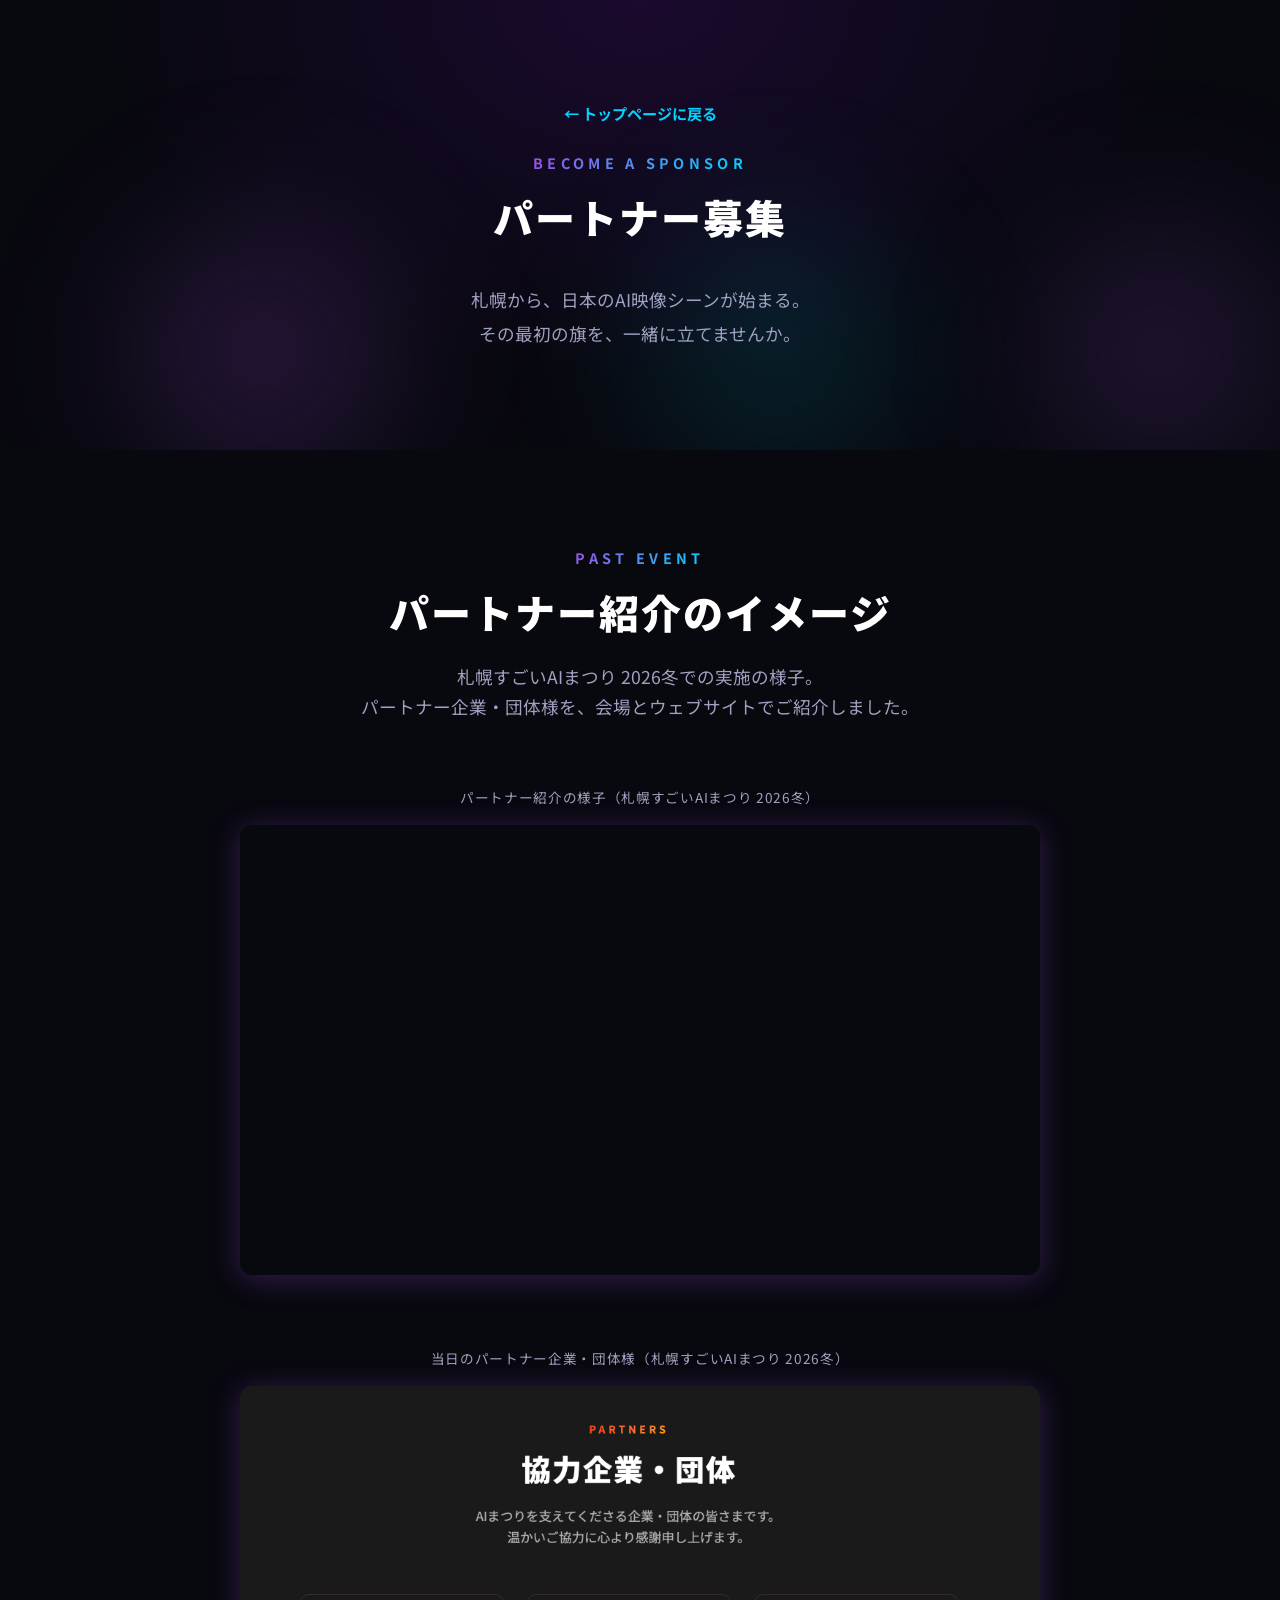
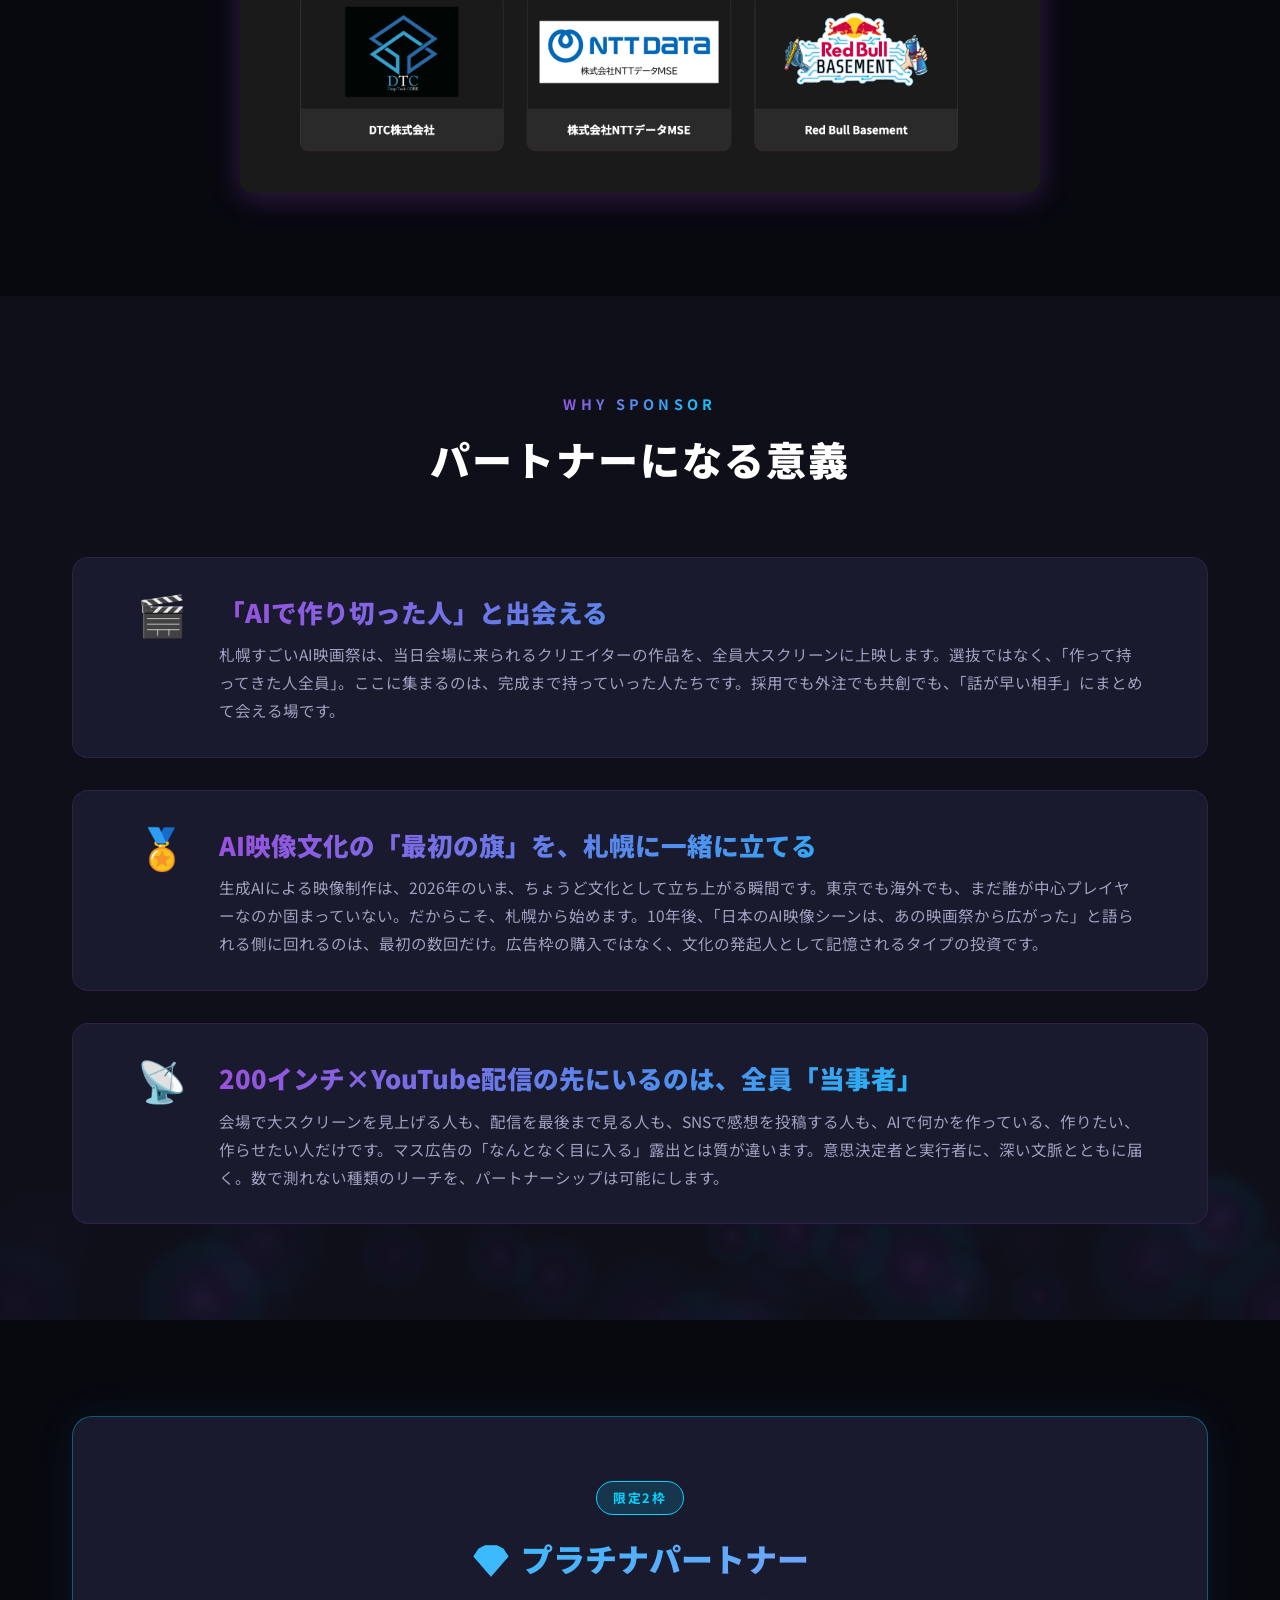
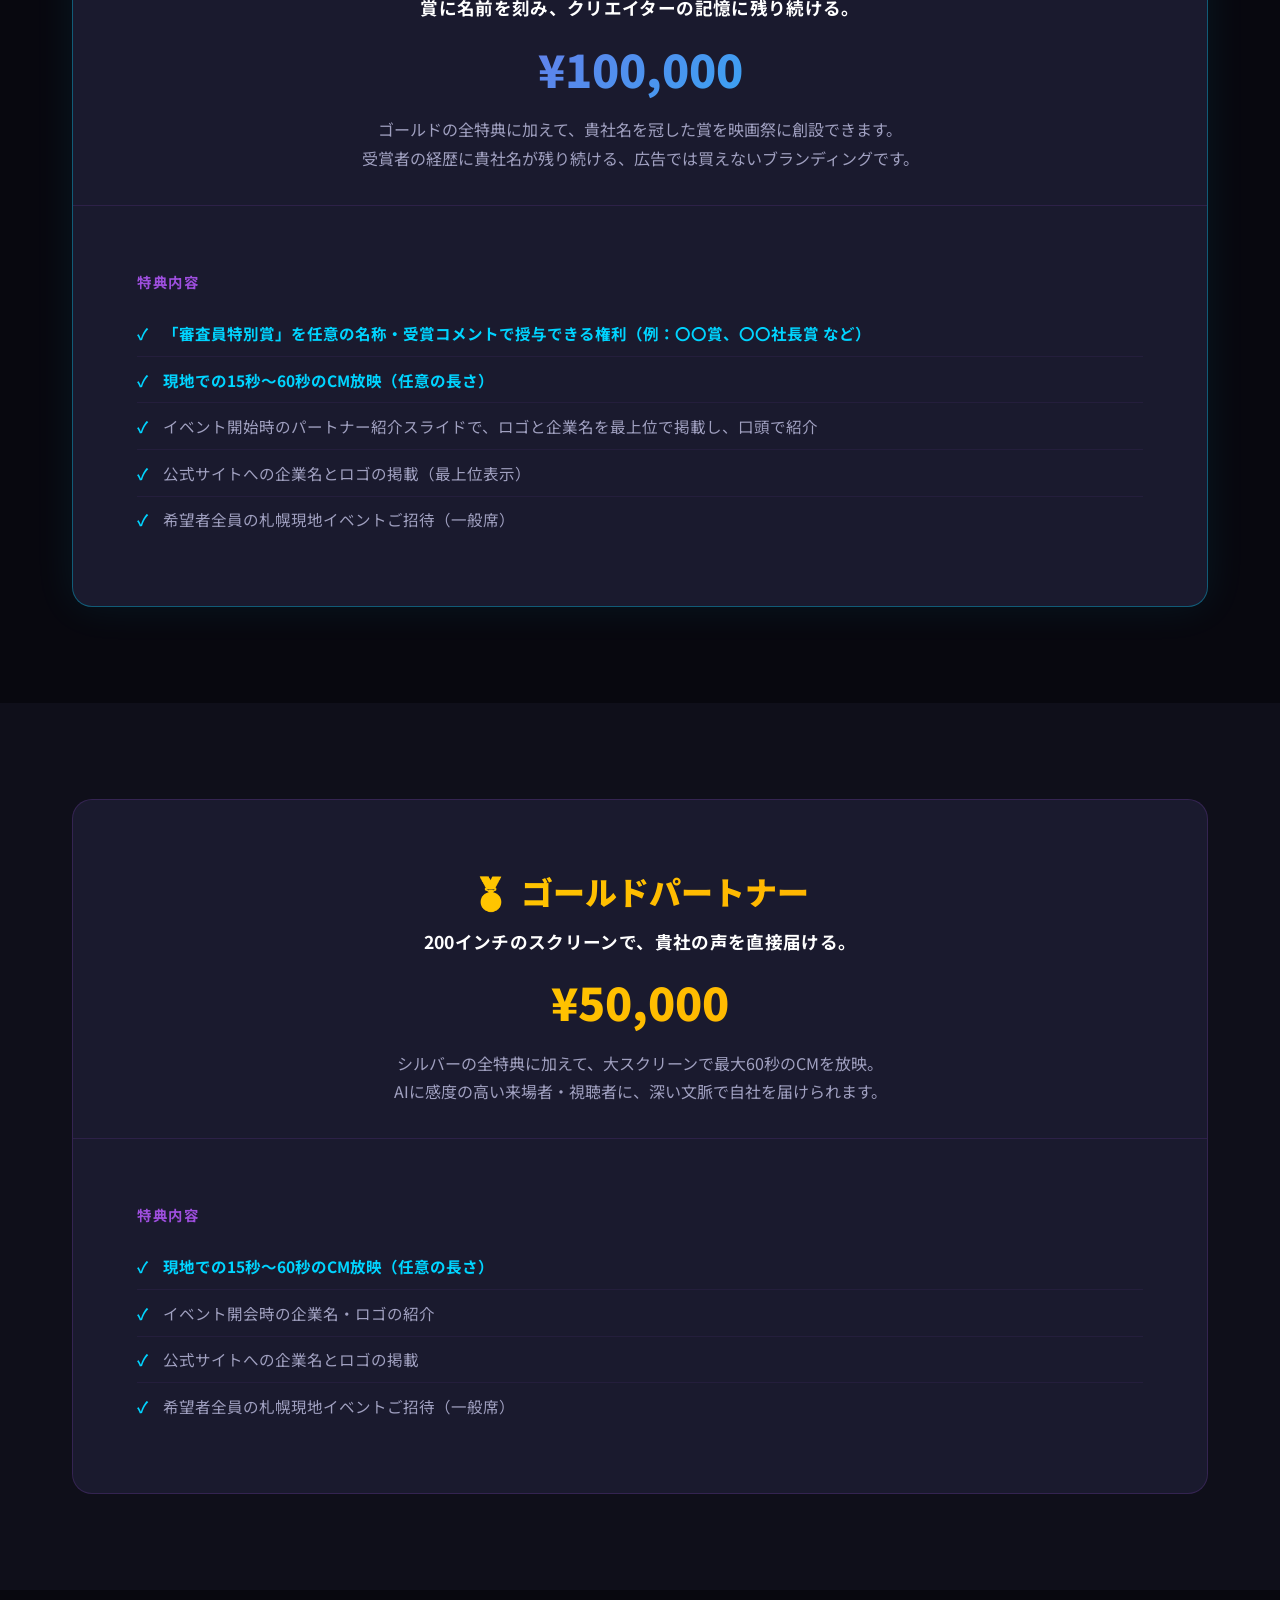
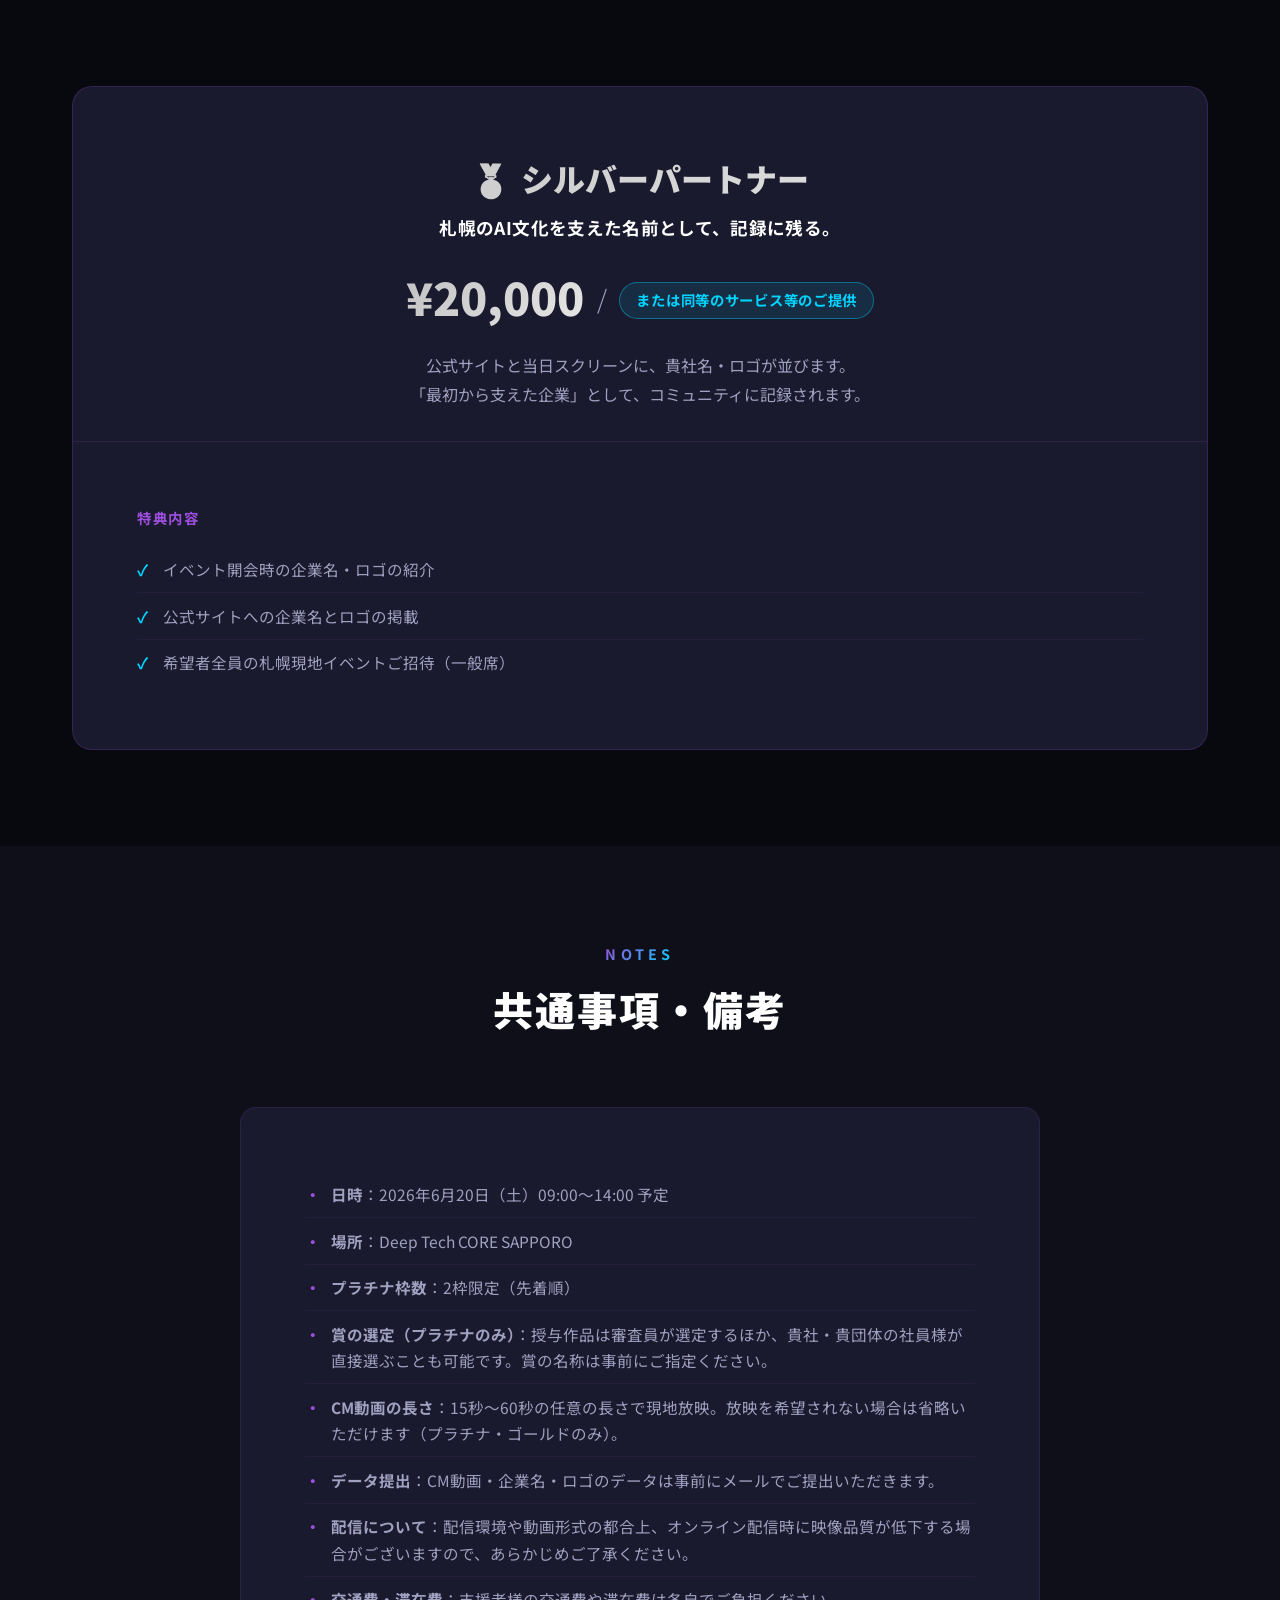
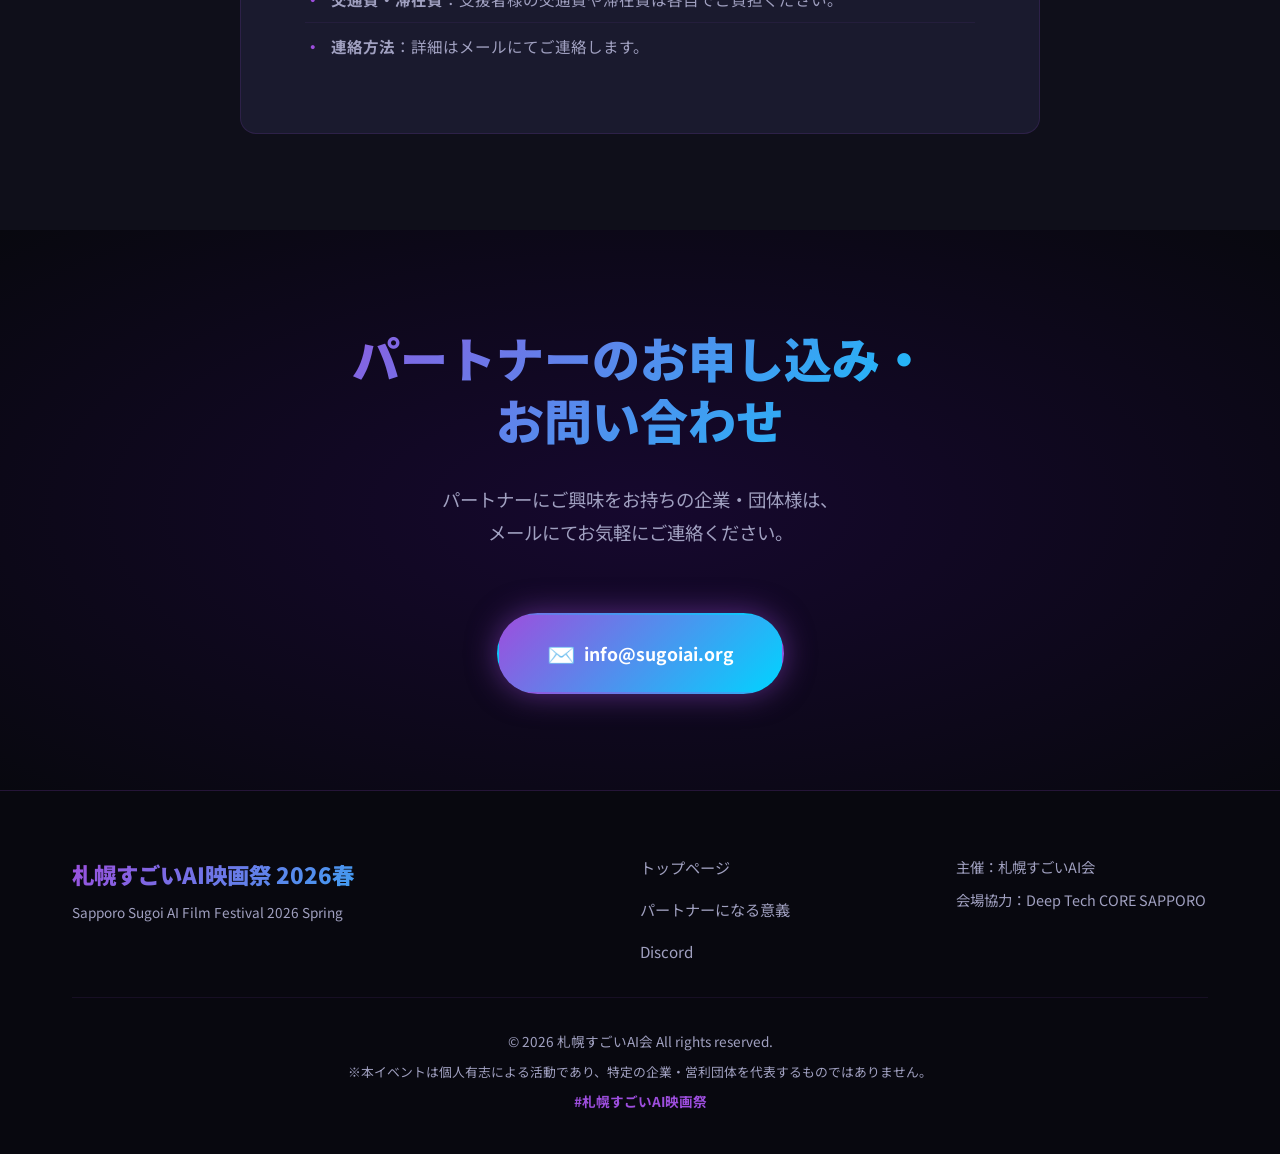
<file: partners.html>
<!DOCTYPE html>
<html lang="ja">
<head>
    <meta charset="UTF-8">
    <meta name="viewport" content="width=device-width, initial-scale=1.0">
    <title>パートナー募集 | 札幌すごいAI映画祭 2026春</title>
    <meta name="description" content="札幌すごいAI映画祭 2026春のパートナーを募集しています。一緒に札幌のAI文化を育てませんか？">
    <!-- OGP Tags -->
    <meta property="og:title" content="パートナー募集 | 札幌すごいAI映画祭 2026春">
    <meta property="og:description" content="札幌すごいAI映画祭 2026春のパートナーを募集しています。一緒に札幌のAI文化を育てませんか？">
    <meta property="og:type" content="website">
    <meta property="og:url" content="https://film.sugoiai.org/conditions.html">
    <meta property="og:site_name" content="札幌すごいAI映画祭 2026春">
    <meta property="og:image" content="https://film.sugoiai.org/images/logo.png">
    <meta property="og:image:width" content="1200">
    <meta property="og:image:height" content="630">
    <meta property="og:locale" content="ja_JP">
    <!-- Twitter Card Tags -->
    <meta name="twitter:card" content="summary_large_image">
    <meta name="twitter:title" content="パートナー募集 | 札幌すごいAI映画祭 2026春">
    <meta name="twitter:description" content="札幌すごいAI映画祭 2026春のパートナーを募集しています。一緒に札幌のAI文化を育てませんか？">
    <meta name="twitter:image" content="https://film.sugoiai.org/images/logo.png">
    <!-- Favicon -->
    <link rel="icon" type="image/png" href="images/logo.png">
    <link rel="apple-touch-icon" href="images/logo.png">
    <link rel="stylesheet" href="style.css">
    <link rel="preconnect" href="https://fonts.googleapis.com">
    <link rel="preconnect" href="https://fonts.gstatic.com" crossorigin>
    <link href="https://fonts.googleapis.com/css2?family=Noto+Sans+JP:wght@400;700;900&display=swap" rel="stylesheet">
</head>
<body>

    <!-- Hero Section -->
    <section class="section sp-hero">
        <div class="hero-background">
            <div class="film-particle"></div>
            <div class="film-particle"></div>
            <div class="film-particle"></div>
        </div>
        <div class="container sp-hero-content">
            <a href="index.html" class="sp-back-link">← トップページに戻る</a>
            <h1 class="section-title" style="margin-top: 1.5rem;">
                <span class="title-en">BECOME A SPONSOR</span>
                <span class="title-ja">パートナー募集</span>
            </h1>
            <p class="sp-hero-description">札幌から、日本のAI映像シーンが始まる。<br>その最初の旗を、一緒に立てませんか。</p>
        </div>
    </section>

    <!-- Past Event Section -->
    <section id="past-event" class="section sp-plan-section">
        <div class="container">
            <div class="section-header">
                <h2 class="section-title">
                    <span class="title-en">PAST EVENT</span>
                    <span class="title-ja">パートナー紹介のイメージ</span>
                </h2>
                <p class="section-description">札幌すごいAIまつり 2026冬での実施の様子。<br>パートナー企業・団体様を、会場とウェブサイトでご紹介しました。</p>
            </div>
            <div class="sp-past-content">
                <div class="sp-video-wrap">
                    <p class="sp-video-label">パートナー紹介の様子（札幌すごいAIまつり 2026冬）</p>
                    <iframe
                        src="https://www.youtube.com/embed/KJ8rVP_wnto?start=1863"
                        title="パートナー紹介イメージ"
                        frameborder="0"
                        allow="accelerometer; autoplay; clipboard-write; encrypted-media; gyroscope; picture-in-picture"
                        allowfullscreen
                        class="sp-video-iframe">
                    </iframe>
                </div>
                <div class="sp-past-image-wrap">
                    <p class="sp-video-label">当日のパートナー企業・団体様（札幌すごいAIまつり 2026冬）</p>
                    <img src="images/partners.png" alt="パートナー企業・団体" class="sp-past-image">
                </div>
            </div>
        </div>
    </section>

    <!-- Why Sponsor Section -->
    <section id="why-sponsor" class="section overview">
        <canvas id="filmGrainCanvas" class="film-grain-canvas"></canvas>
        <div class="container">
            <div class="section-header">
                <h2 class="section-title">
                    <span class="title-en">WHY SPONSOR</span>
                    <span class="title-ja">パートナーになる意義</span>
                </h2>
            </div>
            <div class="sp-benefits-list">
                <div class="sp-benefit-row">
                    <div class="sp-benefit-icon">🎬</div>
                    <div class="sp-benefit-body">
                        <h3 class="apply-card-title">「AIで作り切った人」と出会える</h3>
                        <p style="color: var(--text-secondary); font-size: 0.97rem; line-height: 1.8;">札幌すごいAI映画祭は、当日会場に来られるクリエイターの作品を、全員大スクリーンに上映します。選抜ではなく、「作って持ってきた人全員」。ここに集まるのは、完成まで持っていった人たちです。採用でも外注でも共創でも、「話が早い相手」にまとめて会える場です。</p>
                    </div>
                </div>
                <div class="sp-benefit-row">
                    <div class="sp-benefit-icon">🏅</div>
                    <div class="sp-benefit-body">
                        <h3 class="apply-card-title">AI映像文化の「最初の旗」を、札幌に一緒に立てる</h3>
                        <p style="color: var(--text-secondary); font-size: 0.97rem; line-height: 1.8;">生成AIによる映像制作は、2026年のいま、ちょうど文化として立ち上がる瞬間です。東京でも海外でも、まだ誰が中心プレイヤーなのか固まっていない。だからこそ、札幌から始めます。10年後、「日本のAI映像シーンは、あの映画祭から広がった」と語られる側に回れるのは、最初の数回だけ。広告枠の購入ではなく、文化の発起人として記憶されるタイプの投資です。</p>
                    </div>
                </div>
                <div class="sp-benefit-row">
                    <div class="sp-benefit-icon">📡</div>
                    <div class="sp-benefit-body">
                        <h3 class="apply-card-title">200インチ×YouTube配信の先にいるのは、全員「当事者」</h3>
                        <p style="color: var(--text-secondary); font-size: 0.97rem; line-height: 1.8;">会場で大スクリーンを見上げる人も、配信を最後まで見る人も、SNSで感想を投稿する人も、AIで何かを作っている、作りたい、作らせたい人だけです。マス広告の「なんとなく目に入る」露出とは質が違います。意思決定者と実行者に、深い文脈とともに届く。数で測れない種類のリーチを、パートナーシップは可能にします。</p>
                    </div>
                </div>
            </div>
        </div>
    </section>

    <!-- Platinum Sponsor Section -->
    <section id="platinum-sponsor" class="section sp-plan-section sp-platinum">
        <div class="container">
            <div class="sp-plan-card">
                <div class="sp-plan-header">
                    <div class="sp-tier-badge sp-badge-platinum">限定2枠</div>
                    <h2 class="sp-tier-title sp-tier-platinum">
                        <span class="sp-tier-icon">💎</span>
                        プラチナパートナー
                    </h2>
                    <p class="sp-plan-catch">賞に名前を刻み、クリエイターの記憶に残り続ける。</p>
                    <p class="sp-plan-price">¥100,000</p>
                    <p class="sp-plan-tagline">ゴールドの全特典に加えて、貴社名を冠した賞を映画祭に創設できます。<br>受賞者の経歴に貴社名が残り続ける、広告では買えないブランディングです。</p>
                </div>
                <div class="sp-plan-body">
                    <h3 class="sp-benefits-heading">特典内容</h3>
                    <ul class="apply-list apply-list-check">
                        <li><strong style="color: var(--film-cyan);">「審査員特別賞」を任意の名称・受賞コメントで授与できる権利（例：〇〇賞、〇〇社長賞 など）</strong></li>
                        <li><strong style="color: var(--film-cyan);">現地での15秒〜60秒のCM放映（任意の長さ）</strong></li>
                        <li>イベント開始時のパートナー紹介スライドで、ロゴと企業名を最上位で掲載し、口頭で紹介</li>
                        <li>公式サイトへの企業名とロゴの掲載（最上位表示）</li>
                        <li>希望者全員の札幌現地イベントご招待（一般席）</li>
                    </ul>
                </div>
            </div>
        </div>
    </section>

    <!-- Gold Sponsor Section -->
    <section id="gold-sponsor" class="section sp-plan-section overview">
        <canvas class="film-grain-canvas"></canvas>
        <div class="container">
            <div class="sp-plan-card">
                <div class="sp-plan-header">
                    <h2 class="sp-tier-title sp-tier-gold">
                        <span class="sp-tier-icon">🥇</span>
                        ゴールドパートナー
                    </h2>
                    <p class="sp-plan-catch">200インチのスクリーンで、貴社の声を直接届ける。</p>
                    <p class="sp-plan-price sp-price-gold">¥50,000</p>
                    <p class="sp-plan-tagline">シルバーの全特典に加えて、大スクリーンで最大60秒のCMを放映。<br>AIに感度の高い来場者・視聴者に、深い文脈で自社を届けられます。</p>
                </div>
                <div class="sp-plan-body">
                    <h3 class="sp-benefits-heading">特典内容</h3>
                    <ul class="apply-list apply-list-check">
                        <li><strong style="color: var(--film-cyan);">現地での15秒〜60秒のCM放映（任意の長さ）</strong></li>
                        <li>イベント開会時の企業名・ロゴの紹介</li>
                        <li>公式サイトへの企業名とロゴの掲載</li>
                        <li>希望者全員の札幌現地イベントご招待（一般席）</li>
                    </ul>
                </div>
            </div>
        </div>
    </section>

    <!-- Silver Sponsor Section -->
    <section id="silver-sponsor" class="section sp-plan-section">
        <div class="container">
            <div class="sp-plan-card">
                <div class="sp-plan-header">
                    <h2 class="sp-tier-title sp-tier-silver">
                        <span class="sp-tier-icon">🥈</span>
                        シルバーパートナー
                    </h2>
                    <p class="sp-plan-catch">札幌のAI文化を支えた名前として、記録に残る。</p>
                    <div class="sp-price-row">
                        <p class="sp-plan-price sp-price-silver">¥20,000</p>
                        <span class="sp-price-sep">/</span>
                        <p class="sp-barter-note">または同等のサービス等のご提供</p>
                    </div>
                    <p class="sp-plan-tagline">公式サイトと当日スクリーンに、貴社名・ロゴが並びます。<br>「最初から支えた企業」として、コミュニティに記録されます。</p>
                </div>
                <div class="sp-plan-body">
                    <h3 class="sp-benefits-heading">特典内容</h3>
                    <ul class="apply-list apply-list-check">
                        <li>イベント開会時の企業名・ロゴの紹介</li>
                        <li>公式サイトへの企業名とロゴの掲載</li>
                        <li>希望者全員の札幌現地イベントご招待（一般席）</li>
                    </ul>
                </div>
            </div>
        </div>
    </section>

    <!-- Notes Section -->
    <section id="notes" class="section overview">
        <canvas class="film-grain-canvas"></canvas>
        <div class="container">
            <div class="section-header">
                <h2 class="section-title">
                    <span class="title-en">NOTES</span>
                    <span class="title-ja">共通事項・備考</span>
                </h2>
            </div>
            <div class="apply-card" style="max-width: 800px; margin: 0 auto;">
                <ul class="apply-list">
                    <li><strong>日時</strong>：2026年6月20日（土）09:00〜14:00 予定</li>
                    <li><strong>場所</strong>：Deep Tech CORE SAPPORO</li>
                    <li><strong>プラチナ枠数</strong>：2枠限定（先着順）</li>
                    <li><strong>賞の選定（プラチナのみ）</strong>：授与作品は審査員が選定するほか、貴社・貴団体の社員様が直接選ぶことも可能です。賞の名称は事前にご指定ください。</li>
                    <li><strong>CM動画の長さ</strong>：15秒〜60秒の任意の長さで現地放映。放映を希望されない場合は省略いただけます（プラチナ・ゴールドのみ）。</li>
                    <li><strong>データ提出</strong>：CM動画・企業名・ロゴのデータは事前にメールでご提出いただきます。</li>
                    <li><strong>配信について</strong>：配信環境や動画形式の都合上、オンライン配信時に映像品質が低下する場合がございますので、あらかじめご了承ください。</li>
                    <li><strong>交通費・滞在費</strong>：支援者様の交通費や滞在費は各自でご負担ください。</li>
                    <li><strong>連絡方法</strong>：詳細はメールにてご連絡します。</li>
                </ul>
            </div>
        </div>
    </section>

    <!-- Contact Section -->
    <section id="contact" class="section cta-section">
        <div class="container">
            <div class="cta-content">
                <h2 class="cta-title">パートナーのお申し込み・<br>お問い合わせ</h2>
                <p class="cta-description">
                    パートナーにご興味をお持ちの企業・団体様は、<br>
                    メールにてお気軽にご連絡ください。
                </p>
                <div class="cta-buttons">
                    <a href="mailto:info@sugoiai.org" class="btn btn-primary btn-large">
                        <span class="btn-icon">✉️</span>
                        <span class="btn-text">info@sugoiai.org</span>
                    </a>
                </div>
            </div>
        </div>
    </section>

    <!-- Footer -->
    <footer class="footer">
        <div class="container">
            <div class="footer-content">
                <div class="footer-logo">
                    <h3>札幌すごいAI映画祭 2026春</h3>
                    <p>Sapporo Sugoi AI Film Festival 2026 Spring</p>
                </div>
                <div class="footer-links">
                    <a href="index.html">トップページ</a>
                    <a href="#why-sponsor">パートナーになる意義</a>
                    <a href="https://discord.gg/Ve2tQeN7cw" target="_blank" rel="noopener noreferrer">Discord</a>
                </div>
                <div class="footer-info">
                    <p>主催：札幌すごいAI会</p>
                    <p>会場協力：Deep Tech CORE SAPPORO</p>
                </div>
            </div>
            <div class="footer-bottom">
                <p>&copy; 2026 札幌すごいAI会 All rights reserved.</p>
                <p class="footer-disclaimer">※本イベントは個人有志による活動であり、特定の企業・営利団体を代表するものではありません。</p>
                <p class="footer-hashtag">#札幌すごいAI映画祭</p>
            </div>
        </div>
    </footer>

    <script src="script.js"></script>
</body>
</html>
</file>
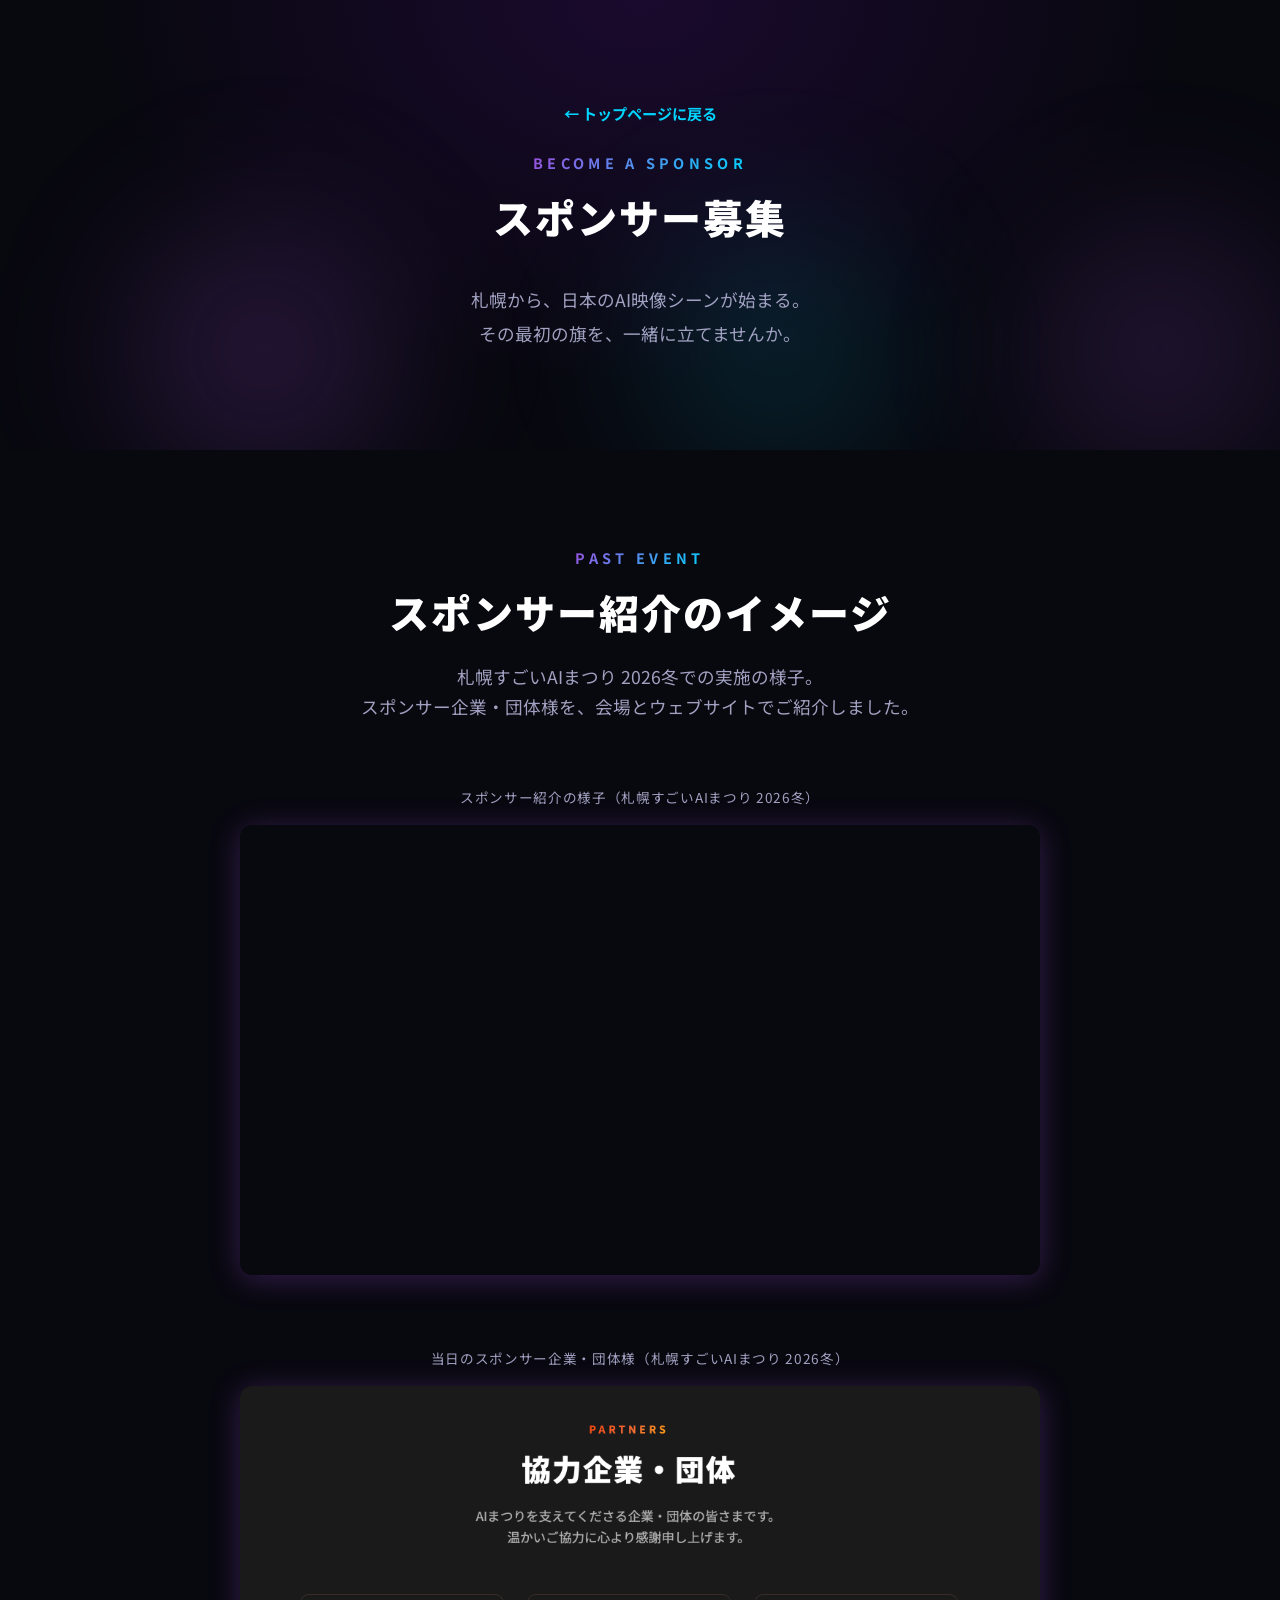
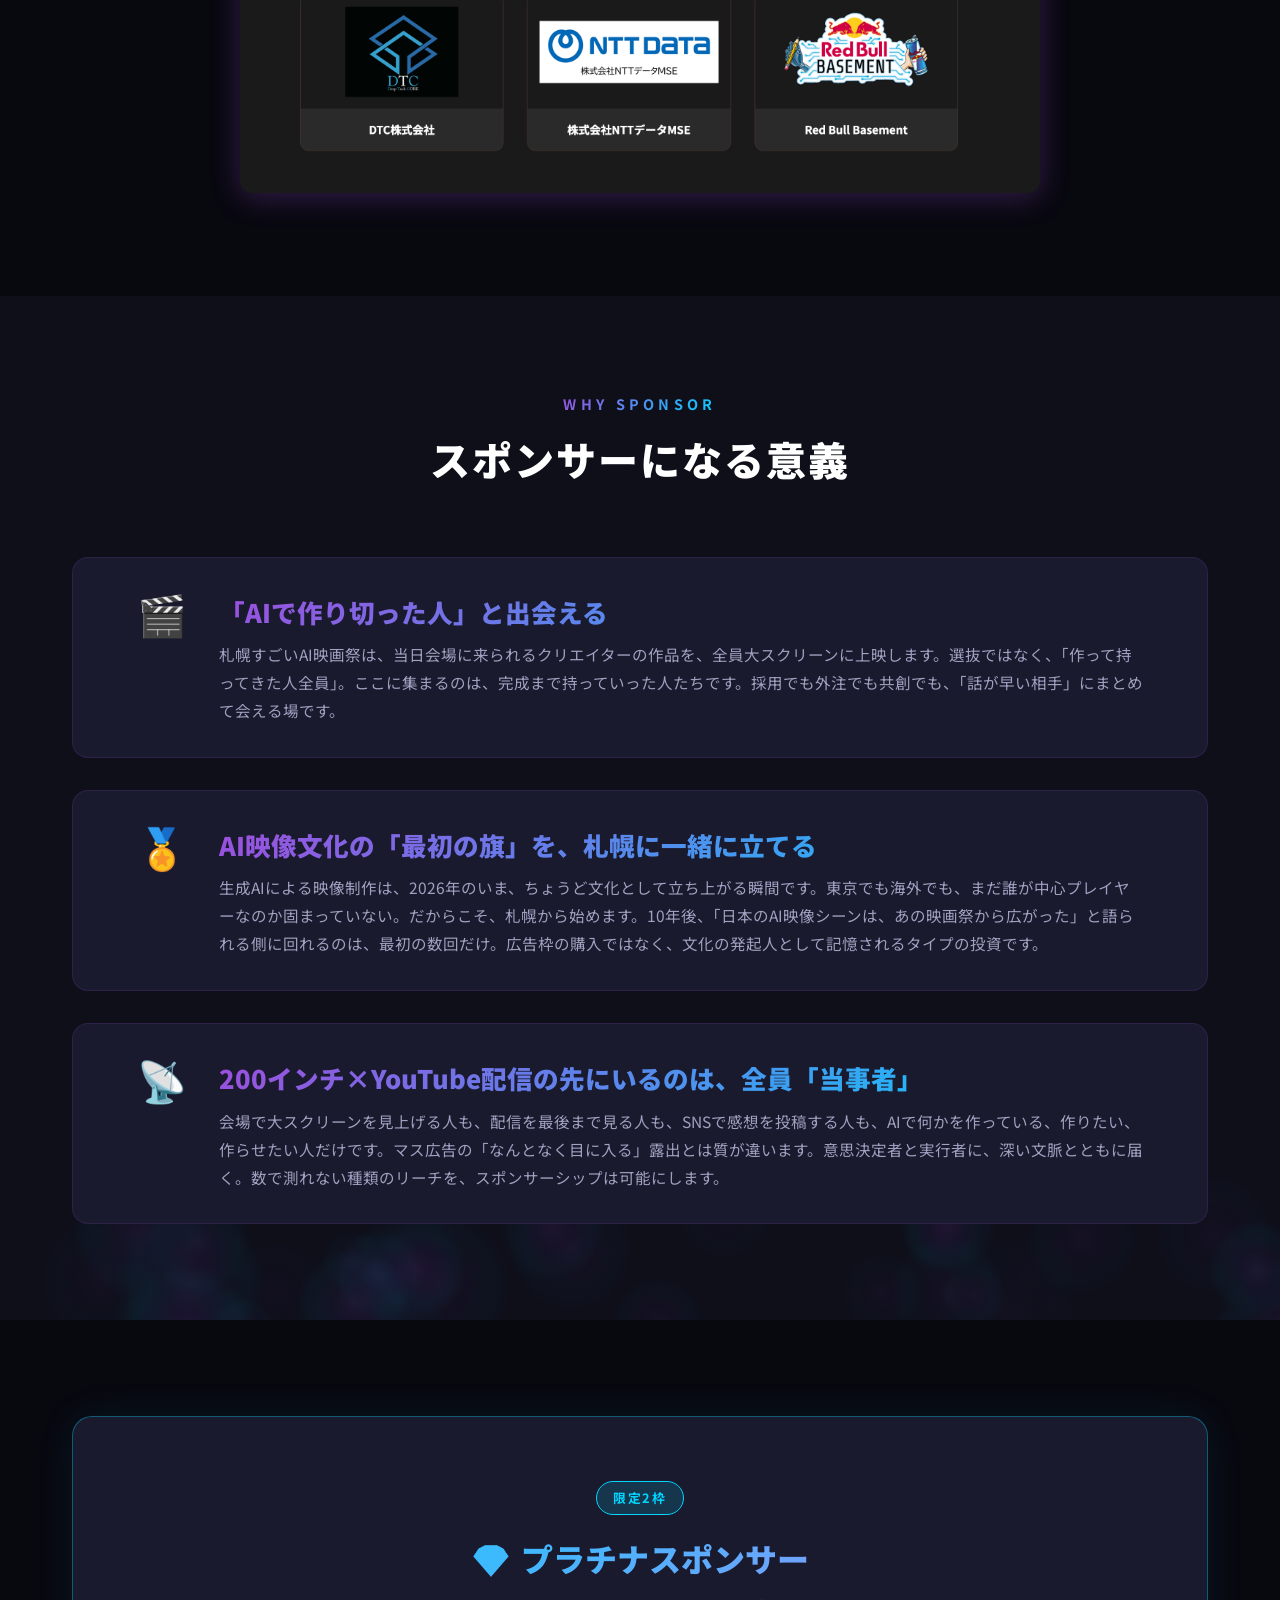
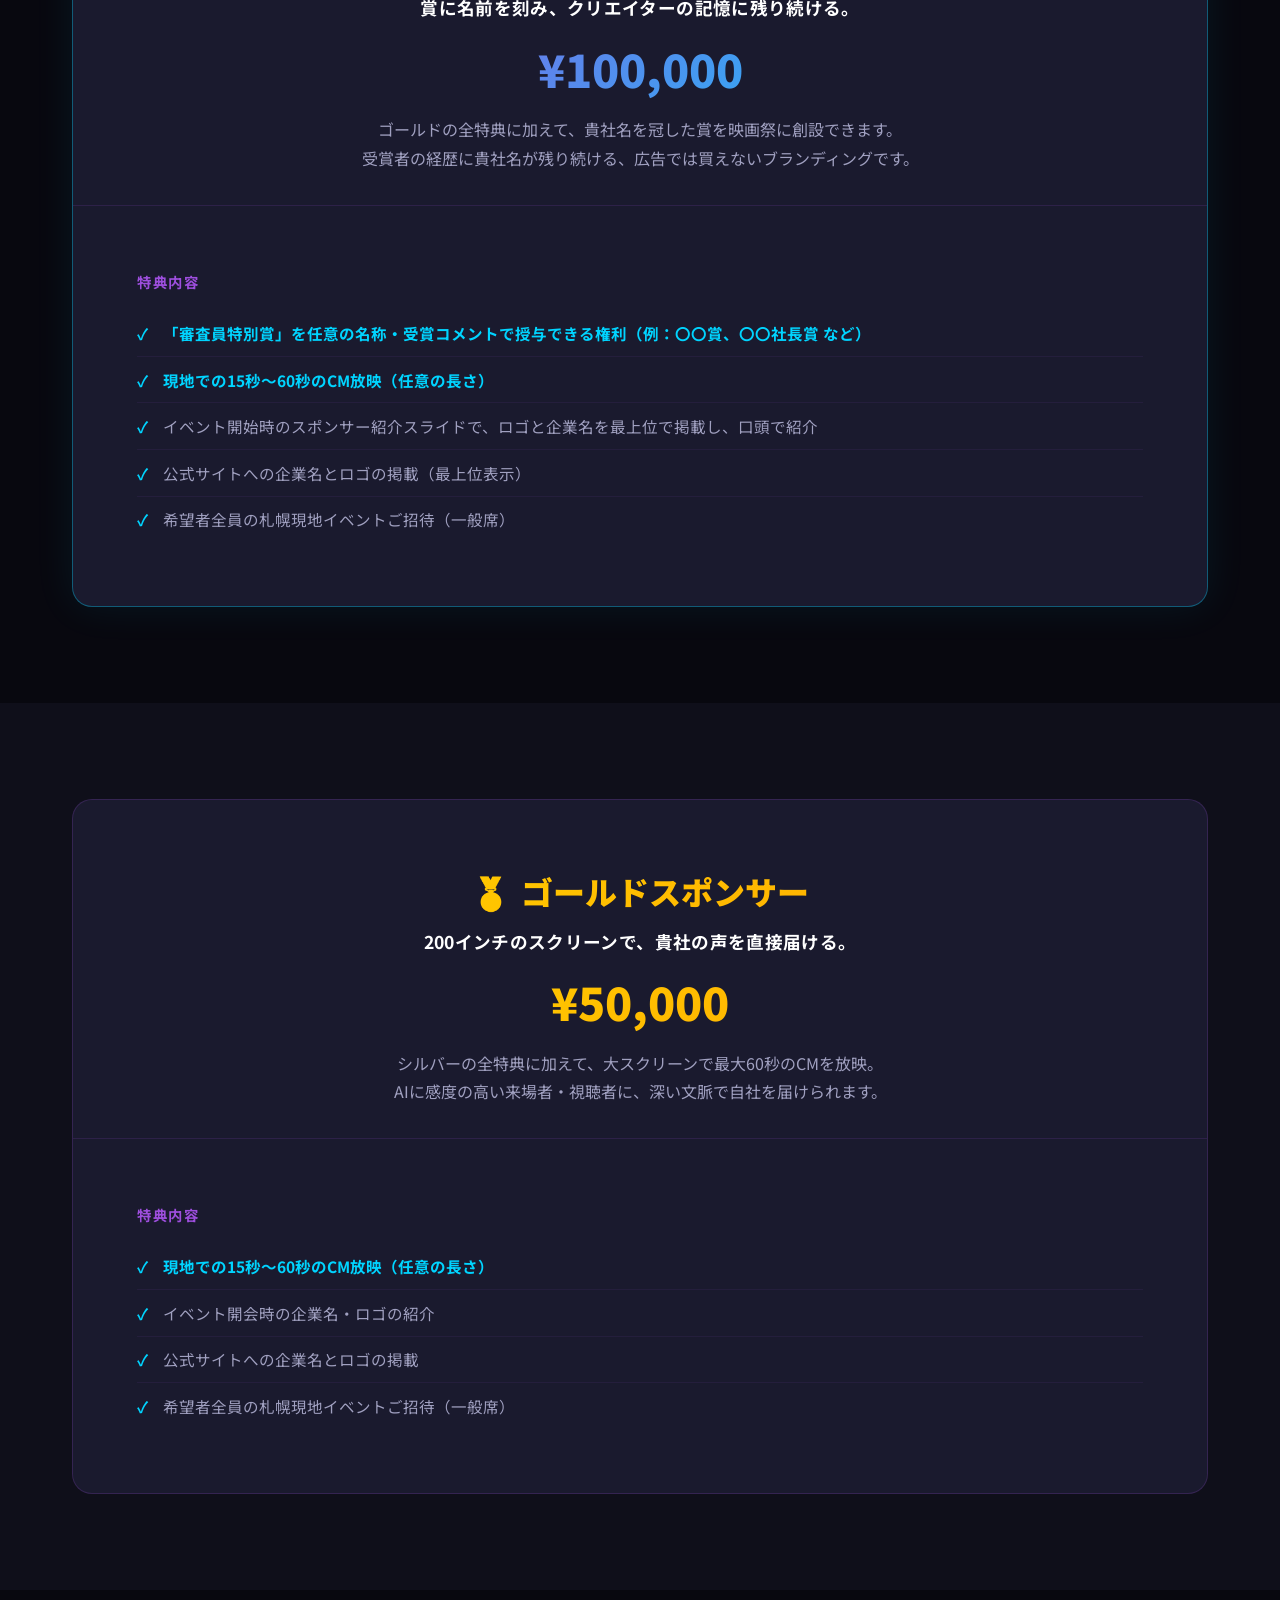
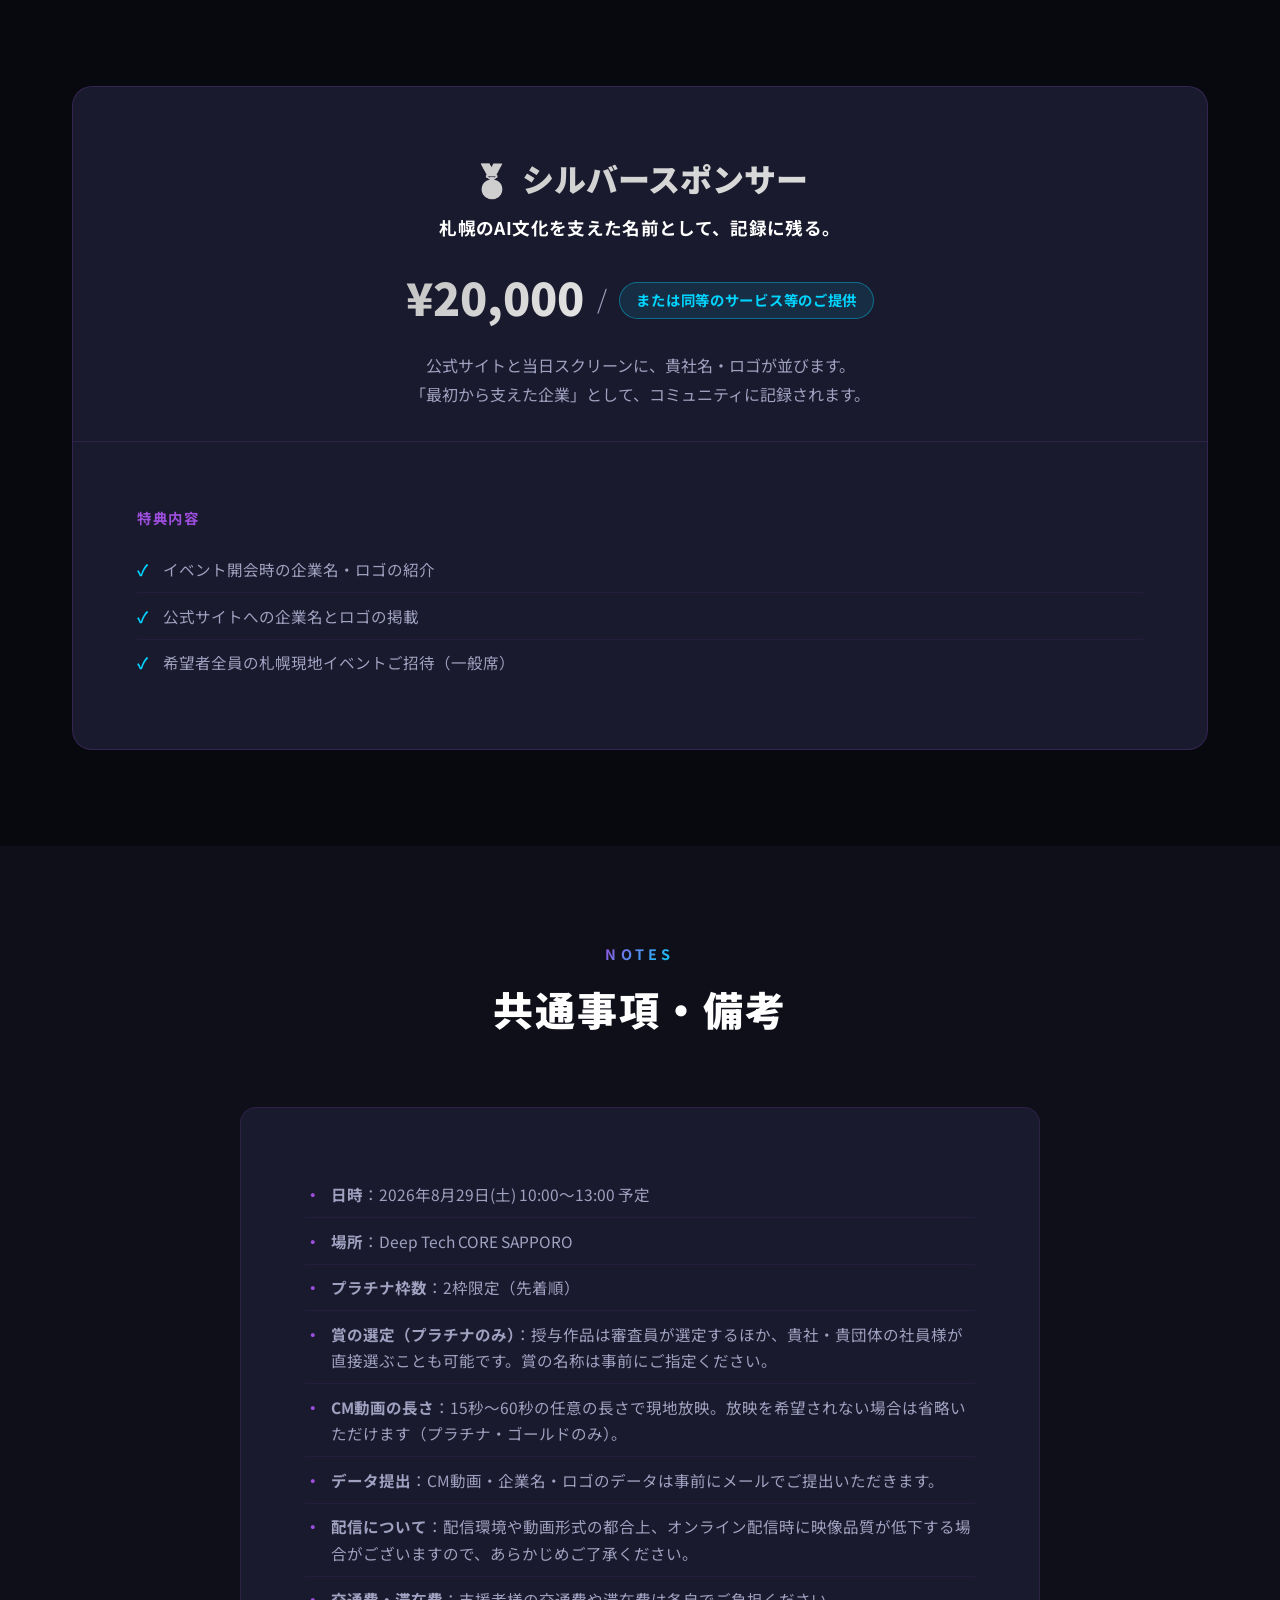
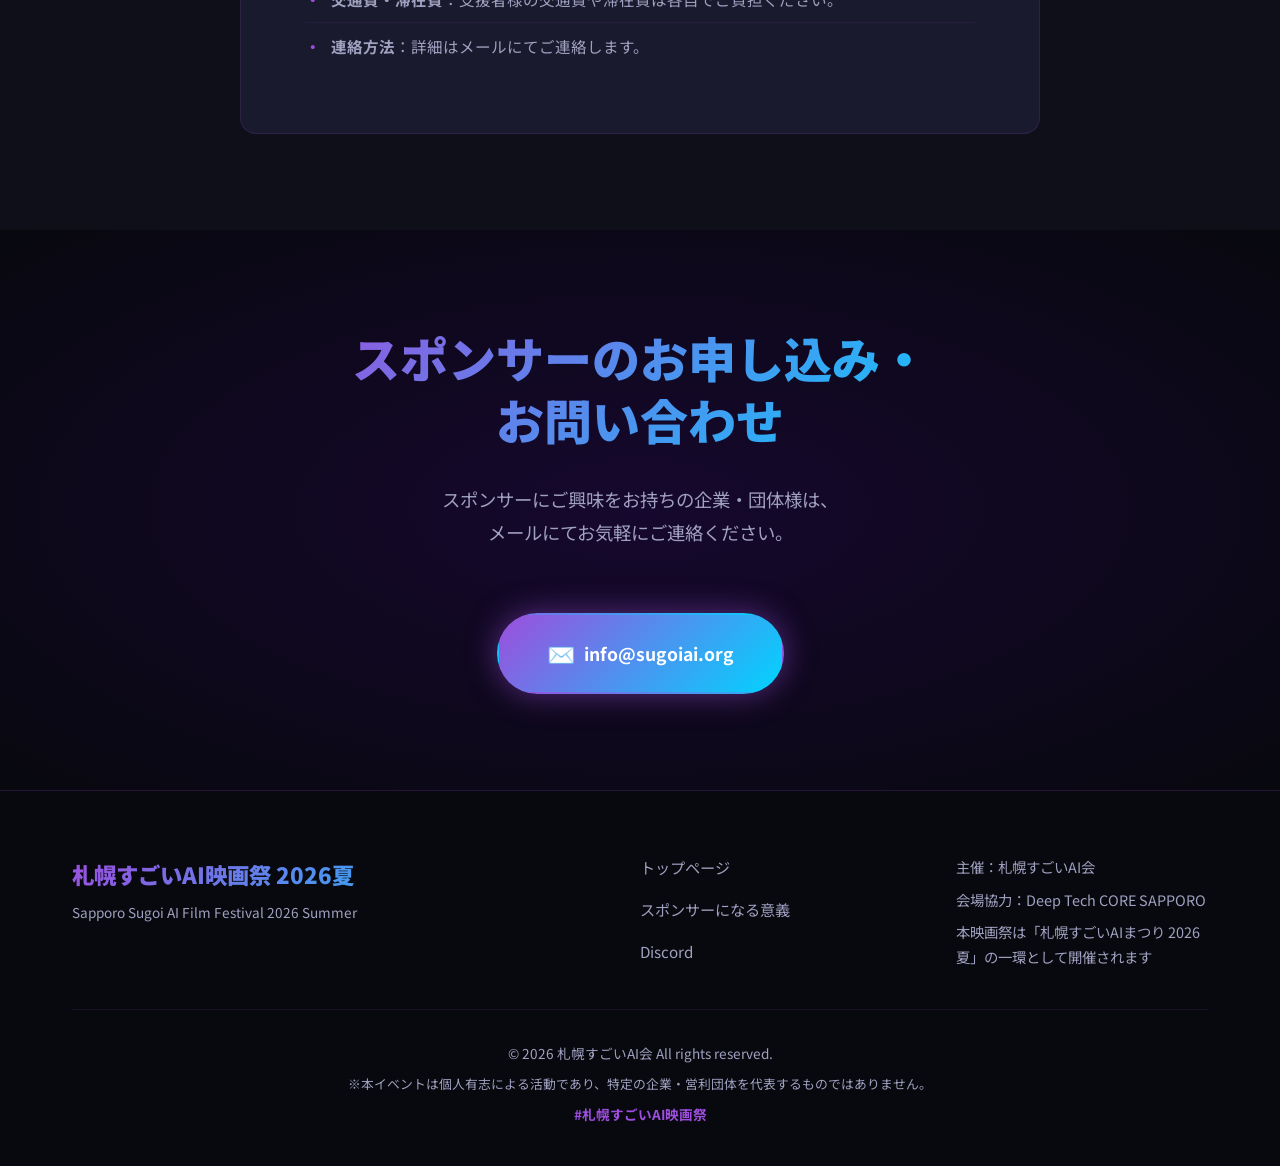
<file: sponsors.html>
<!DOCTYPE html>
<html lang="ja">
<head>
    <meta charset="UTF-8">
    <meta name="viewport" content="width=device-width, initial-scale=1.0">
    <title>スポンサー募集 | 札幌すごいAI映画祭 2026夏</title>
    <meta name="description" content="札幌すごいAI映画祭 2026夏のスポンサーを募集しています。一緒に札幌のAI文化を育てませんか？">
    <!-- OGP Tags -->
    <meta property="og:title" content="スポンサー募集 | 札幌すごいAI映画祭 2026夏">
    <meta property="og:description" content="札幌すごいAI映画祭 2026夏のスポンサーを募集しています。一緒に札幌のAI文化を育てませんか？">
    <meta property="og:type" content="website">
    <meta property="og:url" content="https://film-2026-summer.sugoiai.org/sponsors.html">
    <meta property="og:site_name" content="札幌すごいAI映画祭 2026夏">
    <meta property="og:image" content="https://film-2026-summer.sugoiai.org/images/dtceigasmall.jpg">
    <meta property="og:image:width" content="600">
    <meta property="og:image:height" content="400">
    <meta property="og:locale" content="ja_JP">
    <!-- Twitter Card Tags -->
    <meta name="twitter:card" content="summary_large_image">
    <meta name="twitter:title" content="スポンサー募集 | 札幌すごいAI映画祭 2026夏">
    <meta name="twitter:description" content="札幌すごいAI映画祭 2026夏のスポンサーを募集しています。一緒に札幌のAI文化を育てませんか？">
    <meta name="twitter:image" content="https://film-2026-summer.sugoiai.org/images/dtceigasmall.jpg">
    <!-- Favicon -->
    <link rel="icon" type="image/png" href="images/logo.png">
    <link rel="apple-touch-icon" href="images/logo.png">
    <link rel="stylesheet" href="style.css">
    <link rel="preconnect" href="https://fonts.googleapis.com">
    <link rel="preconnect" href="https://fonts.gstatic.com" crossorigin>
    <link href="https://fonts.googleapis.com/css2?family=Noto+Sans+JP:wght@400;700;900&display=swap" rel="stylesheet">
</head>
<body>

    <!-- Hero Section -->
    <section class="section sp-hero">
        <div class="hero-background">
            <div class="film-particle"></div>
            <div class="film-particle"></div>
            <div class="film-particle"></div>
        </div>
        <div class="container sp-hero-content">
            <a href="index.html" class="sp-back-link">← トップページに戻る</a>
            <h1 class="section-title" style="margin-top: 1.5rem;">
                <span class="title-en">BECOME A SPONSOR</span>
                <span class="title-ja">スポンサー募集</span>
            </h1>
            <p class="sp-hero-description">札幌から、日本のAI映像シーンが始まる。<br>その最初の旗を、一緒に立てませんか。</p>
        </div>
    </section>

    <!-- Past Event Section -->
    <section id="past-event" class="section sp-plan-section">
        <div class="container">
            <div class="section-header">
                <h2 class="section-title">
                    <span class="title-en">PAST EVENT</span>
                    <span class="title-ja">スポンサー紹介のイメージ</span>
                </h2>
                <p class="section-description">札幌すごいAIまつり 2026冬での実施の様子。<br>スポンサー企業・団体様を、会場とウェブサイトでご紹介しました。</p>
            </div>
            <div class="sp-past-content">
                <div class="sp-video-wrap">
                    <p class="sp-video-label">スポンサー紹介の様子（札幌すごいAIまつり 2026冬）</p>
                    <iframe
                        src="https://www.youtube.com/embed/KJ8rVP_wnto?start=1863"
                        title="スポンサー紹介イメージ"
                        frameborder="0"
                        allow="accelerometer; autoplay; clipboard-write; encrypted-media; gyroscope; picture-in-picture"
                        allowfullscreen
                        class="sp-video-iframe">
                    </iframe>
                </div>
                <div class="sp-past-image-wrap">
                    <p class="sp-video-label">当日のスポンサー企業・団体様（札幌すごいAIまつり 2026冬）</p>
                    <img src="images/sponsors.png" alt="スポンサー企業・団体" class="sp-past-image">
                </div>
            </div>
        </div>
    </section>

    <!-- Why Sponsor Section -->
    <section id="why-sponsor" class="section overview">
        <canvas id="filmGrainCanvas" class="film-grain-canvas"></canvas>
        <div class="container">
            <div class="section-header">
                <h2 class="section-title">
                    <span class="title-en">WHY SPONSOR</span>
                    <span class="title-ja">スポンサーになる意義</span>
                </h2>
            </div>
            <div class="sp-benefits-list">
                <div class="sp-benefit-row">
                    <div class="sp-benefit-icon">🎬</div>
                    <div class="sp-benefit-body">
                        <h3 class="apply-card-title">「AIで作り切った人」と出会える</h3>
                        <p style="color: var(--text-secondary); font-size: 0.97rem; line-height: 1.8;">札幌すごいAI映画祭は、当日会場に来られるクリエイターの作品を、全員大スクリーンに上映します。選抜ではなく、「作って持ってきた人全員」。ここに集まるのは、完成まで持っていった人たちです。採用でも外注でも共創でも、「話が早い相手」にまとめて会える場です。</p>
                    </div>
                </div>
                <div class="sp-benefit-row">
                    <div class="sp-benefit-icon">🏅</div>
                    <div class="sp-benefit-body">
                        <h3 class="apply-card-title">AI映像文化の「最初の旗」を、札幌に一緒に立てる</h3>
                        <p style="color: var(--text-secondary); font-size: 0.97rem; line-height: 1.8;">生成AIによる映像制作は、2026年のいま、ちょうど文化として立ち上がる瞬間です。東京でも海外でも、まだ誰が中心プレイヤーなのか固まっていない。だからこそ、札幌から始めます。10年後、「日本のAI映像シーンは、あの映画祭から広がった」と語られる側に回れるのは、最初の数回だけ。広告枠の購入ではなく、文化の発起人として記憶されるタイプの投資です。</p>
                    </div>
                </div>
                <div class="sp-benefit-row">
                    <div class="sp-benefit-icon">📡</div>
                    <div class="sp-benefit-body">
                        <h3 class="apply-card-title">200インチ×YouTube配信の先にいるのは、全員「当事者」</h3>
                        <p style="color: var(--text-secondary); font-size: 0.97rem; line-height: 1.8;">会場で大スクリーンを見上げる人も、配信を最後まで見る人も、SNSで感想を投稿する人も、AIで何かを作っている、作りたい、作らせたい人だけです。マス広告の「なんとなく目に入る」露出とは質が違います。意思決定者と実行者に、深い文脈とともに届く。数で測れない種類のリーチを、スポンサーシップは可能にします。</p>
                    </div>
                </div>
            </div>
        </div>
    </section>

    <!-- Platinum Sponsor Section -->
    <section id="platinum-sponsor" class="section sp-plan-section sp-platinum">
        <div class="container">
            <div class="sp-plan-card">
                <div class="sp-plan-header">
                    <div class="sp-tier-badge sp-badge-platinum">限定2枠</div>
                    <h2 class="sp-tier-title sp-tier-platinum">
                        <span class="sp-tier-icon">💎</span>
                        プラチナスポンサー
                    </h2>
                    <p class="sp-plan-catch">賞に名前を刻み、クリエイターの記憶に残り続ける。</p>
                    <p class="sp-plan-price">¥100,000</p>
                    <p class="sp-plan-tagline">ゴールドの全特典に加えて、貴社名を冠した賞を映画祭に創設できます。<br>受賞者の経歴に貴社名が残り続ける、広告では買えないブランディングです。</p>
                </div>
                <div class="sp-plan-body">
                    <h3 class="sp-benefits-heading">特典内容</h3>
                    <ul class="apply-list apply-list-check">
                        <li><strong style="color: var(--film-cyan);">「審査員特別賞」を任意の名称・受賞コメントで授与できる権利（例：〇〇賞、〇〇社長賞 など）</strong></li>
                        <li><strong style="color: var(--film-cyan);">現地での15秒〜60秒のCM放映（任意の長さ）</strong></li>
                        <li>イベント開始時のスポンサー紹介スライドで、ロゴと企業名を最上位で掲載し、口頭で紹介</li>
                        <li>公式サイトへの企業名とロゴの掲載（最上位表示）</li>
                        <li>希望者全員の札幌現地イベントご招待（一般席）</li>
                    </ul>
                </div>
            </div>
        </div>
    </section>

    <!-- Gold Sponsor Section -->
    <section id="gold-sponsor" class="section sp-plan-section overview">
        <canvas class="film-grain-canvas"></canvas>
        <div class="container">
            <div class="sp-plan-card">
                <div class="sp-plan-header">
                    <h2 class="sp-tier-title sp-tier-gold">
                        <span class="sp-tier-icon">🥇</span>
                        ゴールドスポンサー
                    </h2>
                    <p class="sp-plan-catch">200インチのスクリーンで、貴社の声を直接届ける。</p>
                    <p class="sp-plan-price sp-price-gold">¥50,000</p>
                    <p class="sp-plan-tagline">シルバーの全特典に加えて、大スクリーンで最大60秒のCMを放映。<br>AIに感度の高い来場者・視聴者に、深い文脈で自社を届けられます。</p>
                </div>
                <div class="sp-plan-body">
                    <h3 class="sp-benefits-heading">特典内容</h3>
                    <ul class="apply-list apply-list-check">
                        <li><strong style="color: var(--film-cyan);">現地での15秒〜60秒のCM放映（任意の長さ）</strong></li>
                        <li>イベント開会時の企業名・ロゴの紹介</li>
                        <li>公式サイトへの企業名とロゴの掲載</li>
                        <li>希望者全員の札幌現地イベントご招待（一般席）</li>
                    </ul>
                </div>
            </div>
        </div>
    </section>

    <!-- Silver Sponsor Section -->
    <section id="silver-sponsor" class="section sp-plan-section">
        <div class="container">
            <div class="sp-plan-card">
                <div class="sp-plan-header">
                    <h2 class="sp-tier-title sp-tier-silver">
                        <span class="sp-tier-icon">🥈</span>
                        シルバースポンサー
                    </h2>
                    <p class="sp-plan-catch">札幌のAI文化を支えた名前として、記録に残る。</p>
                    <div class="sp-price-row">
                        <p class="sp-plan-price sp-price-silver">¥20,000</p>
                        <span class="sp-price-sep">/</span>
                        <p class="sp-barter-note">または同等のサービス等のご提供</p>
                    </div>
                    <p class="sp-plan-tagline">公式サイトと当日スクリーンに、貴社名・ロゴが並びます。<br>「最初から支えた企業」として、コミュニティに記録されます。</p>
                </div>
                <div class="sp-plan-body">
                    <h3 class="sp-benefits-heading">特典内容</h3>
                    <ul class="apply-list apply-list-check">
                        <li>イベント開会時の企業名・ロゴの紹介</li>
                        <li>公式サイトへの企業名とロゴの掲載</li>
                        <li>希望者全員の札幌現地イベントご招待（一般席）</li>
                    </ul>
                </div>
            </div>
        </div>
    </section>

    <!-- Notes Section -->
    <section id="notes" class="section overview">
        <canvas class="film-grain-canvas"></canvas>
        <div class="container">
            <div class="section-header">
                <h2 class="section-title">
                    <span class="title-en">NOTES</span>
                    <span class="title-ja">共通事項・備考</span>
                </h2>
            </div>
            <div class="apply-card" style="max-width: 800px; margin: 0 auto;">
                <ul class="apply-list">
                    <li><strong>日時</strong>：2026年8月29日(土) 10:00〜13:00 予定</li>
                    <li><strong>場所</strong>：Deep Tech CORE SAPPORO</li>
                    <li><strong>プラチナ枠数</strong>：2枠限定（先着順）</li>
                    <li><strong>賞の選定（プラチナのみ）</strong>：授与作品は審査員が選定するほか、貴社・貴団体の社員様が直接選ぶことも可能です。賞の名称は事前にご指定ください。</li>
                    <li><strong>CM動画の長さ</strong>：15秒〜60秒の任意の長さで現地放映。放映を希望されない場合は省略いただけます（プラチナ・ゴールドのみ）。</li>
                    <li><strong>データ提出</strong>：CM動画・企業名・ロゴのデータは事前にメールでご提出いただきます。</li>
                    <li><strong>配信について</strong>：配信環境や動画形式の都合上、オンライン配信時に映像品質が低下する場合がございますので、あらかじめご了承ください。</li>
                    <li><strong>交通費・滞在費</strong>：支援者様の交通費や滞在費は各自でご負担ください。</li>
                    <li><strong>連絡方法</strong>：詳細はメールにてご連絡します。</li>
                </ul>
            </div>
        </div>
    </section>

    <!-- Contact Section -->
    <section id="contact" class="section cta-section">
        <div class="container">
            <div class="cta-content">
                <h2 class="cta-title">スポンサーのお申し込み・<br>お問い合わせ</h2>
                <p class="cta-description">
                    スポンサーにご興味をお持ちの企業・団体様は、<br>
                    メールにてお気軽にご連絡ください。
                </p>
                <div class="cta-buttons">
                    <a href="mailto:info@sugoiai.org" class="btn btn-primary btn-large">
                        <span class="btn-icon">✉️</span>
                        <span class="btn-text">info@sugoiai.org</span>
                    </a>
                </div>
            </div>
        </div>
    </section>

    <!-- Footer -->
    <footer class="footer">
        <div class="container">
            <div class="footer-content">
                <div class="footer-logo">
                    <h3>札幌すごいAI映画祭 2026夏</h3>
                    <p>Sapporo Sugoi AI Film Festival 2026 Summer</p>
                </div>
                <div class="footer-links">
                    <a href="index.html">トップページ</a>
                    <a href="#why-sponsor">スポンサーになる意義</a>
                    <a href="https://discord.gg/Ve2tQeN7cw" target="_blank" rel="noopener noreferrer">Discord</a>
                </div>
                <div class="footer-info">
                    <p>主催：札幌すごいAI会</p>
                    <p>会場協力：Deep Tech CORE SAPPORO</p>
                    <p>本映画祭は「札幌すごいAIまつり 2026夏」の一環として開催されます</p>
                </div>
            </div>
            <div class="footer-bottom">
                <p>&copy; 2026 札幌すごいAI会 All rights reserved.</p>
                <p class="footer-disclaimer">※本イベントは個人有志による活動であり、特定の企業・営利団体を代表するものではありません。</p>
                <p class="footer-hashtag">#札幌すごいAI映画祭</p>
            </div>
        </div>
    </footer>

    <script src="script.js"></script>
</body>
</html>
</file>
<file: style.css>
/* Reset & Base Styles */
* {
    margin: 0;
    padding: 0;
    box-sizing: border-box;
}

:root {
    /* Color Palette - Cinema / AI Theme */
    --film-purple: #9D4EDD;
    --film-violet: #7B2FBE;
    --film-cyan: #00D4FF;
    --film-teal: #00A8CC;
    --film-gold: #FFD700;
    --dark-bg: #08080f;
    --dark-surface: #0f0f1a;
    --dark-elevated: #1a1a2e;
    --text-primary: #ffffff;
    --text-secondary: #a0a0c0;
    --accent-gradient: linear-gradient(135deg, var(--film-purple), var(--film-cyan));
    --film-glow: 0 0 30px rgba(157, 78, 221, 0.5);

    /* Typography */
    --font-primary: 'Noto Sans JP', sans-serif;

    /* Spacing */
    --spacing-xs: 0.5rem;
    --spacing-sm: 1rem;
    --spacing-md: 2rem;
    --spacing-lg: 4rem;
    --spacing-xl: 6rem;

    /* Container */
    --container-max: 1200px;
    --container-padding: 2rem;
}

html {
    scroll-behavior: smooth;
}

body {
    font-family: var(--font-primary);
    background-color: var(--dark-bg);
    color: var(--text-primary);
    line-height: 1.7;
    overflow-x: hidden;
}

.container {
    max-width: var(--container-max);
    margin: 0 auto;
    padding: 0 var(--container-padding);
}

/* Section Styles */
.section {
    padding: var(--spacing-xl) 0;
    position: relative;
}

.section-header {
    text-align: center;
    margin-bottom: var(--spacing-lg);
}

.section-title {
    display: flex;
    flex-direction: column;
    align-items: center;
    gap: var(--spacing-xs);
}

.title-en {
    font-size: 0.9rem;
    font-weight: 700;
    letter-spacing: 0.3em;
    background: var(--accent-gradient);
    -webkit-background-clip: text;
    -webkit-text-fill-color: transparent;
    background-clip: text;
    text-transform: uppercase;
}

.title-ja {
    font-size: 2.5rem;
    font-weight: 900;
    letter-spacing: 0.05em;
}

.section-description {
    color: var(--text-secondary);
    margin-top: var(--spacing-sm);
    font-size: 1.1rem;
}

/* ─── Prize / Awards Gallery Section ─── */
.prize {
    position: relative;
    background:
        radial-gradient(ellipse at 20% 0%, rgba(255, 215, 0, 0.08) 0%, transparent 55%),
        radial-gradient(ellipse at 80% 100%, rgba(157, 78, 221, 0.1) 0%, transparent 55%),
        var(--dark-bg);
    overflow: hidden;
}

.prize .title-en {
    background: linear-gradient(135deg, var(--film-gold), #ffae00);
    -webkit-background-clip: text;
    -webkit-text-fill-color: transparent;
    background-clip: text;
}

.prize-grid {
    display: grid;
    grid-template-columns: repeat(3, 1fr);
    gap: var(--spacing-md);
    margin-top: var(--spacing-lg);
}

.prize-card {
    position: relative;
    border-radius: 18px;
    padding: 2px;
    background: linear-gradient(135deg, rgba(255, 215, 0, 0.6), rgba(157, 78, 221, 0.5), rgba(0, 212, 255, 0.4));
    transition: transform 0.35s ease, box-shadow 0.35s ease;
}

.prize-card:hover {
    transform: translateY(-8px);
    box-shadow: 0 18px 40px rgba(255, 215, 0, 0.18), 0 0 30px rgba(157, 78, 221, 0.25);
}

.prize-card-inner {
    position: relative;
    border-radius: 16px;
    overflow: hidden;
    background: var(--dark-surface);
}

.prize-card-inner::after {
    /* celebratory shine sweep */
    content: "";
    position: absolute;
    top: 0;
    left: -75%;
    width: 50%;
    height: 100%;
    background: linear-gradient(120deg, transparent, rgba(255, 255, 255, 0.25), transparent);
    transform: skewX(-20deg);
    transition: left 0.6s ease;
    pointer-events: none;
}

.prize-card:hover .prize-card-inner::after {
    left: 130%;
}

.prize-card-inner img {
    display: block;
    width: 100%;
    height: auto;
    cursor: zoom-in;
    transition: transform 0.45s ease;
}

/* ─── Prize Lightbox ─── */
.prize-lightbox {
    position: fixed;
    inset: 0;
    z-index: 2000;
    display: flex;
    align-items: center;
    justify-content: center;
    padding: 4vw;
    background: rgba(0, 0, 0, 0.88);
    backdrop-filter: blur(6px);
    opacity: 0;
    visibility: hidden;
    transition: opacity 0.3s ease, visibility 0.3s ease;
    cursor: zoom-out;
}

.prize-lightbox.is-open {
    opacity: 1;
    visibility: visible;
}

.prize-lightbox img {
    max-width: 100%;
    max-height: 90vh;
    border-radius: 12px;
    box-shadow: 0 24px 60px rgba(0, 0, 0, 0.6), 0 0 40px rgba(157, 78, 221, 0.3);
    transform: scale(0.92);
    transition: transform 0.3s ease;
}

.prize-lightbox.is-open img {
    transform: scale(1);
}

.prize-lightbox-close {
    position: absolute;
    top: 1.2rem;
    right: 1.5rem;
    width: 44px;
    height: 44px;
    display: flex;
    align-items: center;
    justify-content: center;
    font-size: 1.8rem;
    line-height: 1;
    color: #fff;
    background: rgba(255, 255, 255, 0.1);
    border: 1px solid rgba(255, 255, 255, 0.25);
    border-radius: 50%;
    cursor: pointer;
    transition: background 0.2s ease;
}

.prize-lightbox-close:hover {
    background: rgba(255, 255, 255, 0.25);
}

.prize-card:hover .prize-card-inner img {
    transform: scale(1.05);
}

/* Tablet: 2 columns */
@media (max-width: 1024px) {
    .prize-grid {
        grid-template-columns: repeat(2, 1fr);
    }
}

/* Mobile: 1 column */
@media (max-width: 640px) {
    .prize-grid {
        grid-template-columns: 1fr;
        gap: var(--spacing-sm);
    }
}

/* ─── Hero Section ─── */
.hero {
    min-height: 100vh;
    display: flex;
    flex-direction: column;
    justify-content: center;
    align-items: center;
    position: relative;
    overflow: hidden;
    background: radial-gradient(ellipse at center top, #1a0a2e 0%, var(--dark-bg) 60%);
}

.hero-background {
    position: absolute;
    top: 0;
    left: 0;
    width: 100%;
    height: 100%;
    overflow: hidden;
    z-index: 0;
}

.film-particle {
    position: absolute;
    bottom: -100px;
    width: 400px;
    height: 400px;
    background: radial-gradient(circle, rgba(157, 78, 221, 0.2) 0%, transparent 70%);
    border-radius: 50%;
    filter: blur(60px);
    animation: particleFloat 18s infinite ease-in-out;
}

.film-particle:nth-child(1) {
    left: 5%;
    animation-delay: 0s;
    background: radial-gradient(circle, rgba(157, 78, 221, 0.25) 0%, transparent 70%);
}

.film-particle:nth-child(2) {
    left: 45%;
    animation-delay: 6s;
    background: radial-gradient(circle, rgba(0, 212, 255, 0.15) 0%, transparent 70%);
}

.film-particle:nth-child(3) {
    left: 75%;
    animation-delay: 12s;
    background: radial-gradient(circle, rgba(157, 78, 221, 0.2) 0%, transparent 70%);
}

@keyframes particleFloat {
    0% {
        transform: translateY(0) scale(1);
        opacity: 0;
    }
    30% {
        opacity: 0.8;
    }
    70% {
        opacity: 0.4;
    }
    100% {
        transform: translateY(-100vh) scale(1.8);
        opacity: 0;
    }
}

/* Hero placeholder for main visual */
.hero-placeholder-wrap {
    position: absolute;
    top: 0;
    left: 0;
    width: 100%;
    height: 100%;
    z-index: 0;
    /* Replace with actual background image when available */
    /* background-image: url('images/hero-visual.jpg'); */
    /* background-size: cover; */
    /* background-position: center; */
}

.hero-content {
    position: relative;
    z-index: 1;
    text-align: center;
}

.hero-date {
    font-size: 1.2rem;
    font-weight: 700;
    letter-spacing: 0.3em;
    background: var(--accent-gradient);
    -webkit-background-clip: text;
    -webkit-text-fill-color: transparent;
    background-clip: text;
    margin-bottom: var(--spacing-sm);
    animation: fadeInDown 1s ease-out;
}

.hero-badge {
    display: inline-block;
    padding: 0.4rem 1.2rem;
    background: rgba(157, 78, 221, 0.2);
    border: 1px solid var(--film-purple);
    border-radius: 50px;
    font-size: 0.9rem;
    font-weight: 700;
    letter-spacing: 0.15em;
    color: var(--film-cyan);
    margin-bottom: var(--spacing-md);
    animation: fadeInDown 1s ease-out 0.15s both;
}

.hero-title {
    margin-bottom: var(--spacing-md);
    animation: fadeInUp 1s ease-out 0.3s both;
}

.title-main {
    display: block;
    font-size: clamp(2.2rem, 7vw, 4.5rem);
    font-weight: 900;
    letter-spacing: 0.05em;
    margin-bottom: var(--spacing-sm);
    text-shadow: 0 0 40px rgba(157, 78, 221, 0.6);
}

.title-sub {
    display: block;
    font-size: clamp(0.8rem, 1.8vw, 1.1rem);
    font-weight: 400;
    letter-spacing: 0.2em;
    color: var(--text-secondary);
}

.hero-tagline {
    font-size: clamp(1.2rem, 3vw, 1.8rem);
    line-height: 1.8;
    margin-bottom: var(--spacing-lg);
    animation: fadeInUp 1s ease-out 0.6s both;
}

.hero-info-badge {
    display: flex;
    justify-content: center;
    gap: 1.5rem;
    margin-bottom: 2rem;
    animation: fadeInUp 1s ease-out 0.8s both;
}

.hero-info-badge span {
    font-size: 1.1rem;
    font-weight: 700;
    color: var(--film-cyan);
    text-shadow: 0 0 10px rgba(0, 212, 255, 0.5);
    letter-spacing: 0.05em;
}

.hero-cta {
    display: flex;
    justify-content: center;
    gap: var(--spacing-sm);
    flex-wrap: wrap;
    animation: fadeInUp 1s ease-out 0.9s both;
}

/* ─── Hero Watch (現地配信 / 高画質再生) ─── */
.hero-watch {
    margin-bottom: 2rem;
    animation: fadeInUp 1s ease-out 0.7s both;
}

.hero-watch-note {
    font-size: 0.95rem;
    line-height: 1.7;
    color: var(--text-secondary);
    max-width: 640px;
    margin: 0 auto 1rem;
}

.hero-watch-buttons {
    display: flex;
    justify-content: center;
    gap: var(--spacing-sm);
    flex-wrap: wrap;
}

.hero-watch-caption {
    font-size: 0.85rem;
    line-height: 1.6;
    color: var(--text-secondary);
    margin: 0.85rem auto 0;
}

.btn-youtube {
    background: #FF0000;
    color: #ffffff;
    box-shadow: 0 0 16px rgba(255, 0, 0, 0.35);
}

.btn-youtube:hover {
    background: #cc0000;
    box-shadow: 0 0 28px rgba(255, 0, 0, 0.55);
    transform: translateY(-3px);
}

.btn-archive {
    background: rgba(255, 255, 255, 0.06);
    color: var(--text-secondary);
    border: 1px solid rgba(255, 255, 255, 0.2);
}

.btn-archive:hover {
    background: rgba(255, 255, 255, 0.12);
    color: var(--text-primary);
    transform: translateY(-3px);
}

/* ─── Buttons ─── */
.btn {
    display: inline-flex;
    align-items: center;
    gap: var(--spacing-xs);
    padding: 1rem 2.5rem;
    font-size: 1rem;
    font-weight: 700;
    text-decoration: none;
    border-radius: 50px;
    transition: all 0.3s ease;
    position: relative;
    overflow: hidden;
    border: 2px solid transparent;
}

.btn-primary {
    background: var(--accent-gradient);
    color: var(--text-primary);
    box-shadow: var(--film-glow);
}

.btn-primary:hover {
    transform: translateY(-3px);
    box-shadow: 0 0 50px rgba(157, 78, 221, 0.8);
}

.btn-secondary {
    background: transparent;
    color: var(--text-primary);
    border: 2px solid var(--film-purple);
}

.btn-secondary:hover {
    background: var(--dark-elevated);
    border-color: var(--film-cyan);
    transform: translateY(-3px);
}

.btn-learn {
    background: rgba(157, 78, 221, 0.22);
    color: var(--text-primary);
    border: 2px solid rgba(157, 78, 221, 0.55);
    box-shadow: 0 0 12px rgba(157, 78, 221, 0.15);
}

.btn-learn:hover {
    background: rgba(157, 78, 221, 0.38);
    border-color: var(--film-purple);
    box-shadow: 0 0 24px rgba(157, 78, 221, 0.35);
    transform: translateY(-3px);
}

.btn-large {
    padding: 1.2rem 3rem;
    font-size: 1.1rem;
}

.btn-icon {
    font-size: 1.3em;
}

/* ─── Image Placeholder ─── */
.image-placeholder {
    position: relative;
    width: 100%;
    padding-bottom: 65%;
    background: var(--dark-elevated);
    border-radius: 12px;
    overflow: hidden;
    border: 2px dashed rgba(157, 78, 221, 0.4);
}

.division-placeholder {
    padding-bottom: 55%;
}

.about-photo {
    width: 100%;
    height: auto;
    border-radius: 12px;
    object-fit: cover;
    box-shadow: 0 4px 20px rgba(157, 78, 221, 0.3);
}

.placeholder-text {
    position: absolute;
    top: 50%;
    left: 50%;
    transform: translate(-50%, -50%);
    color: var(--text-secondary);
    font-size: 0.95rem;
    text-align: center;
    padding: var(--spacing-sm);
    display: flex;
    flex-direction: column;
    align-items: center;
    gap: 0.5rem;
}

.placeholder-icon {
    font-size: 2.5rem;
    display: block;
}

/* ─── Overview Section ─── */
.overview {
    background: var(--dark-surface);
    position: relative;
    overflow: hidden;
}

.film-grain-canvas {
    position: absolute;
    top: 0;
    left: 0;
    width: 100%;
    height: 100%;
    z-index: 0;
    pointer-events: none;
    opacity: 0.5;
}

.overview .container {
    position: relative;
    z-index: 1;
}

.overview-content {
    margin-top: var(--spacing-lg);
}

.overview-main {
    display: grid;
    grid-template-columns: 1fr 1fr;
    gap: var(--spacing-lg);
    align-items: start;
}

.overview-image-wrap {
    width: 100%;
}

.venue-image {
    width: 100%;
    height: auto;
    border-radius: 12px;
    object-fit: cover;
    box-shadow: 0 4px 20px rgba(157, 78, 221, 0.3);
}

.overview-subtitle {
    font-size: 2rem;
    font-weight: 900;
    margin-bottom: var(--spacing-md);
    background: var(--accent-gradient);
    -webkit-background-clip: text;
    -webkit-text-fill-color: transparent;
    background-clip: text;
}

.overview-text p {
    margin-bottom: var(--spacing-sm);
    color: var(--text-secondary);
    font-size: 1.05rem;
}

.overview-text strong {
    color: var(--text-primary);
    font-weight: 700;
}

.event-info {
    margin-top: var(--spacing-md);
    padding: var(--spacing-md);
    background: var(--dark-elevated);
    border-left: 4px solid var(--film-purple);
    border-radius: 8px;
}

.info-item {
    display: grid;
    grid-template-columns: 120px 1fr;
    gap: var(--spacing-sm);
    margin-bottom: var(--spacing-sm);
    padding-bottom: var(--spacing-sm);
    border-bottom: 1px solid rgba(157, 78, 221, 0.1);
}

.info-item:last-child {
    margin-bottom: 0;
    padding-bottom: 0;
    border-bottom: none;
}

.info-label {
    font-weight: 700;
    color: var(--film-purple);
    font-size: 0.95rem;
}

.info-value {
    color: var(--text-primary);
}

.overview-note {
    margin-top: var(--spacing-sm);
    font-size: 0.85rem;
    color: var(--text-secondary);
}

/* ─── Divisions Section ─── */
.divisions {
    background: var(--dark-bg);
    position: relative;
    overflow: hidden;
}

.projector-canvas {
    position: absolute;
    top: 0;
    left: 0;
    width: 100%;
    height: 100%;
    z-index: 0;
    pointer-events: none;
    opacity: 0.6;
}

.divisions .container {
    position: relative;
    z-index: 1;
}

.divisions-grid {
    display: grid;
    grid-template-columns: repeat(auto-fit, minmax(360px, 1fr));
    gap: var(--spacing-md);
    margin-top: var(--spacing-lg);
}

.division-card {
    background: var(--dark-surface);
    border-radius: 16px;
    overflow: hidden;
    position: relative;
    transition: all 0.3s ease;
    border: 1px solid rgba(157, 78, 221, 0.15);
}

.division-card:hover {
    transform: translateY(-8px);
    border-color: var(--film-purple);
    box-shadow: 0 10px 40px rgba(157, 78, 221, 0.25);
}

.division-number {
    position: absolute;
    top: 1rem;
    right: 1rem;
    font-size: 4rem;
    font-weight: 900;
    background: var(--accent-gradient);
    -webkit-background-clip: text;
    -webkit-text-fill-color: transparent;
    background-clip: text;
    opacity: 0.25;
    z-index: 1;
    line-height: 1;
}

.division-image-wrap {
    width: 100%;
}

.division-image {
    width: 100%;
    height: auto;
    aspect-ratio: 16 / 9;
    object-fit: cover;
    display: block;
    box-shadow: 0 4px 20px rgba(157, 78, 221, 0.2);
}

.division-content {
    padding: var(--spacing-md);
}

.division-badge {
    display: inline-block;
    padding: 0.3rem 0.9rem;
    border-radius: 50px;
    font-size: 0.8rem;
    font-weight: 700;
    letter-spacing: 0.1em;
    margin-bottom: var(--spacing-sm);
}

.badge-main {
    background: rgba(157, 78, 221, 0.2);
    border: 1px solid var(--film-purple);
    color: var(--film-purple);
}

.badge-exp {
    background: rgba(0, 212, 255, 0.15);
    border: 1px solid var(--film-cyan);
    color: var(--film-cyan);
}

.badge-special {
    background: rgba(255, 180, 0, 0.15);
    border: 1px solid #ffb400;
    color: #ffb400;
}

.division-title {
    font-size: 1.8rem;
    font-weight: 900;
    margin-bottom: 0.2rem;
}

.division-subtitle {
    font-size: 0.9rem;
    color: var(--text-secondary);
    margin-bottom: var(--spacing-sm);
    letter-spacing: 0.1em;
}

.division-duration {
    font-size: 1rem;
    color: var(--text-secondary);
    margin-bottom: var(--spacing-sm);
}

.division-duration strong {
    color: var(--film-cyan);
    font-size: 1.1rem;
}

.division-description {
    color: var(--text-secondary);
    line-height: 1.8;
    margin-bottom: var(--spacing-sm);
    font-size: 0.95rem;
}

.division-highlight {
    padding: var(--spacing-sm);
    background: rgba(157, 78, 221, 0.1);
    border-left: 3px solid var(--film-purple);
    border-radius: 4px;
    font-size: 0.92rem;
    color: var(--text-primary);
    margin-bottom: var(--spacing-md);
}

.division-exp .division-highlight {
    background: rgba(0, 212, 255, 0.08);
    border-left-color: var(--film-cyan);
}

.division-special .division-highlight {
    background: rgba(255, 180, 0, 0.08);
    border-left-color: #ffb400;
}

.division-details {
    border-top: 1px solid rgba(157, 78, 221, 0.15);
    padding-top: var(--spacing-sm);
}

.division-details h4 {
    font-size: 0.9rem;
    font-weight: 700;
    color: var(--film-purple);
    letter-spacing: 0.1em;
    margin-bottom: 0.5rem;
    margin-top: var(--spacing-sm);
    text-transform: uppercase;
}

.division-details ul {
    list-style: none;
    padding: 0;
    margin-bottom: var(--spacing-sm);
}

.division-details ul li {
    padding: 0.3rem 0 0.3rem 1.4rem;
    position: relative;
    color: var(--text-secondary);
    font-size: 0.9rem;
}

.division-details ul li::before {
    content: "▸";
    position: absolute;
    left: 0;
    color: var(--film-purple);
    font-size: 0.85rem;
}

.division-exp .division-details ul li::before {
    color: var(--film-cyan);
}

.division-special .division-details h4 {
    color: #ffb400;
}

.division-special .division-details ul li::before {
    color: #ffb400;
}

.division-broadcast {
    font-size: 0.9rem;
    color: var(--text-secondary);
    background: var(--dark-elevated);
    padding: var(--spacing-sm);
    border-radius: 8px;
    text-align: center;
}

/* ─── Application Section ─── */
.application {
    background: var(--dark-surface);
}

.application-grid {
    display: grid;
    grid-template-columns: 1fr 1fr;
    gap: var(--spacing-md);
    margin-top: var(--spacing-lg);
}

.apply-card {
    background: var(--dark-elevated);
    border-radius: 16px;
    padding: var(--spacing-lg);
    border: 1px solid rgba(157, 78, 221, 0.15);
    transition: border-color 0.3s ease;
}

.apply-card:hover {
    border-color: rgba(157, 78, 221, 0.4);
}

.apply-card-icon {
    font-size: 2.5rem;
    margin-bottom: var(--spacing-sm);
}

.apply-card-title {
    font-size: 1.6rem;
    font-weight: 900;
    margin-bottom: var(--spacing-sm);
    background: var(--accent-gradient);
    -webkit-background-clip: text;
    -webkit-text-fill-color: transparent;
    background-clip: text;
}

.apply-card-subtitle {
    font-size: 0.95rem;
    color: var(--text-secondary);
    margin-bottom: var(--spacing-sm);
}

.apply-list {
    list-style: none;
    padding: 0;
}

.apply-list li {
    padding: 0.6rem 0 0.6rem 1.6rem;
    position: relative;
    color: var(--text-secondary);
    font-size: 0.97rem;
    border-bottom: 1px solid rgba(157, 78, 221, 0.08);
}

.apply-list li:last-child {
    border-bottom: none;
}

.apply-list li::before {
    content: "・";
    position: absolute;
    left: 0;
    color: var(--film-purple);
    font-weight: bold;
}

.apply-list-check li::before {
    content: "✓";
    color: var(--film-cyan);
}

.apply-cta {
    margin-top: var(--spacing-xl);
    text-align: center;
}

.apply-form-placeholder {
    display: inline-flex;
    flex-direction: column;
    align-items: center;
    gap: 0.8rem;
    padding: var(--spacing-lg) var(--spacing-xl);
    background: var(--dark-elevated);
    border: 2px dashed rgba(157, 78, 221, 0.4);
    border-radius: 16px;
    color: var(--text-secondary);
    font-size: 1.05rem;
}

.apply-form-placeholder .placeholder-icon {
    font-size: 3rem;
}

.apply-note {
    font-size: 0.9rem;
    color: var(--text-secondary);
}

.apply-note a {
    color: var(--film-cyan);
    text-decoration: none;
    transition: color 0.3s ease;
}

.apply-note a:hover {
    color: var(--film-purple);
}

.guideline-link {
    color: var(--film-cyan);
    text-decoration: none;
    font-weight: 700;
    border-bottom: 1px solid rgba(0, 212, 255, 0.4);
    transition: all 0.3s ease;
}

.guideline-link:hover {
    color: var(--film-purple);
    border-bottom-color: var(--film-purple);
}

/* ─── Awards Section ─── */
.awards {
    background: var(--dark-bg);
    position: relative;
    overflow: hidden;
}

.spark-canvas {
    position: absolute;
    top: 0;
    left: 0;
    width: 100%;
    height: 100%;
    z-index: 0;
    pointer-events: none;
    opacity: 0.7;
}

.awards .container {
    position: relative;
    z-index: 1;
}

.awards-grid {
    display: grid;
    grid-template-columns: repeat(auto-fit, minmax(280px, 1fr));
    gap: var(--spacing-md);
    margin-top: var(--spacing-lg);
}

.award-card {
    background: var(--dark-elevated);
    border-radius: 16px;
    overflow: hidden;
    text-align: center;
    border: 1px solid rgba(157, 78, 221, 0.2);
    transition: all 0.3s ease;
}

.award-image-wrap {
    width: 100%;
}

.award-image {
    width: 100%;
    aspect-ratio: 4 / 3;
    object-fit: cover;
    display: block;
}

.award-body {
    padding: var(--spacing-lg);
}

.award-card:hover {
    transform: translateY(-6px);
    border-color: var(--film-gold);
    box-shadow: 0 10px 40px rgba(255, 215, 0, 0.15);
}

.award-icon {
    font-size: 3.5rem;
    margin-bottom: var(--spacing-sm);
}

.award-title {
    font-size: 1.8rem;
    font-weight: 900;
    margin-bottom: 0.4rem;
    background: linear-gradient(135deg, var(--film-gold), #FFA500);
    -webkit-background-clip: text;
    -webkit-text-fill-color: transparent;
    background-clip: text;
}

.award-division {
    font-size: 0.9rem;
    color: var(--film-purple);
    font-weight: 700;
    letter-spacing: 0.1em;
    margin-bottom: var(--spacing-sm);
}

.award-description {
    color: var(--text-secondary);
    font-size: 0.95rem;
    line-height: 1.7;
}


/* ─── About Section ─── */
.about-festival {
    background: var(--dark-surface);
    position: relative;
    overflow: hidden;
}

.ripple-canvas {
    position: absolute;
    top: 0;
    left: 0;
    width: 100%;
    height: 100%;
    z-index: 0;
    pointer-events: none;
}

.about-festival .container {
    position: relative;
    z-index: 1;
}

.about-content {
    display: grid;
    grid-template-columns: 1.5fr 1fr;
    gap: var(--spacing-lg);
    align-items: center;
}

.about-origin-sig {
    display: block;
    text-align: right;
    font-size: 0.9rem;
    color: var(--text-secondary);
    margin-top: 0.6rem;
}

.about-origin {
    font-size: 1.05rem;
    line-height: 2;
    color: var(--text-secondary);
    border-left: 4px solid var(--film-cyan);
    padding: var(--spacing-sm) var(--spacing-md);
    margin-bottom: var(--spacing-md);
    background: rgba(0, 212, 255, 0.05);
    border-radius: 0 8px 8px 0;
    font-style: normal;
}

.about-lead {
    font-size: 1.4rem;
    font-weight: 700;
    color: var(--text-primary);
    margin-bottom: var(--spacing-md);
    line-height: 1.6;
}

.about-text p {
    color: var(--text-secondary);
    font-size: 1.05rem;
    line-height: 1.8;
    margin-bottom: var(--spacing-sm);
}

.about-features {
    margin-top: var(--spacing-md);
    padding: var(--spacing-md);
    background: var(--dark-elevated);
    border-radius: 12px;
    border-left: 4px solid var(--film-purple);
    display: flex;
    flex-direction: column;
    gap: var(--spacing-sm);
}

.about-feature {
    display: flex;
    align-items: center;
    gap: var(--spacing-sm);
}

.feature-icon {
    font-size: 1.4rem;
    min-width: 2rem;
}

.feature-text {
    color: var(--text-primary);
    font-size: 1rem;
    font-weight: 600;
}

/* ─── Judges Section ─── */
.judges {
    background: var(--dark-bg);
}

.judges-grid {
    display: grid;
    grid-template-columns: repeat(auto-fit, minmax(260px, 1fr));
    gap: var(--spacing-md);
    margin-top: var(--spacing-lg);
}

.judge-card {
    background: var(--dark-elevated);
    border-radius: 16px;
    overflow: hidden;
    border: 1px solid rgba(157, 78, 221, 0.2);
    transition: all 0.3s ease;
    display: flex;
    flex-direction: column;
}

.judge-card:hover {
    transform: translateY(-6px);
    border-color: var(--film-purple);
    box-shadow: 0 10px 40px rgba(157, 78, 221, 0.25);
}

.judge-image-wrap {
    width: 100%;
    aspect-ratio: 1 / 1;
    overflow: hidden;
}

.judge-image {
    width: 100%;
    height: 100%;
    object-fit: cover;
    display: block;
    transition: transform 0.4s ease;
}

.judge-card:hover .judge-image {
    transform: scale(1.05);
}

.judge-image-soon {
    background: var(--dark-surface);
    border-bottom: 1px solid rgba(157, 78, 221, 0.15);
    display: flex;
    align-items: center;
    justify-content: center;
}

.judge-soon-icon {
    font-size: 3.5rem;
    opacity: 0.4;
}

.judge-info {
    padding: var(--spacing-md);
    display: flex;
    flex-direction: column;
    gap: var(--spacing-xs);
    flex: 1;
}

.judge-name {
    font-size: 1.3rem;
    font-weight: 900;
    background: var(--accent-gradient);
    -webkit-background-clip: text;
    -webkit-text-fill-color: transparent;
    background-clip: text;
}

.judge-title {
    font-size: 0.85rem;
    color: var(--film-cyan);
    font-weight: 700;
    letter-spacing: 0.05em;
}

.judge-comment {
    font-size: 0.9rem;
    color: var(--text-secondary);
    line-height: 1.8;
    border-left: 3px solid var(--film-purple);
    padding-left: var(--spacing-sm);
    margin-top: var(--spacing-xs);
    font-style: normal;
}

.judge-card-soon {
    border-style: dashed;
    border-color: rgba(157, 78, 221, 0.25);
    opacity: 0.7;
}

.judge-name-soon,
.judge-title-soon {
    color: var(--text-secondary);
}

.judge-name-soon {
    background: none;
    -webkit-text-fill-color: var(--text-secondary);
    font-size: 1.2rem;
}

.judge-comment-soon {
    border-left-color: rgba(157, 78, 221, 0.3);
    font-style: italic;
}

/* ─── CTA Section ─── */
.cta-section {
    background: radial-gradient(ellipse at center, #16082e 0%, var(--dark-bg) 100%);
    text-align: center;
    padding: var(--spacing-xl) 0;
}

.cta-content {
    max-width: 800px;
    margin: 0 auto;
}

.cta-title {
    font-size: clamp(2rem, 5vw, 3rem);
    font-weight: 900;
    margin-bottom: var(--spacing-md);
    background: var(--accent-gradient);
    -webkit-background-clip: text;
    -webkit-text-fill-color: transparent;
    background-clip: text;
    line-height: 1.3;
}

.cta-description {
    font-size: 1.15rem;
    color: var(--text-secondary);
    margin-bottom: var(--spacing-lg);
    line-height: 1.8;
}

.cta-buttons {
    display: flex;
    justify-content: center;
    gap: var(--spacing-md);
    flex-wrap: wrap;
}

/* ─── Organizer Section ─── */
.organizer {
    background: var(--dark-surface);
}

.organizer-content {
    display: grid;
    grid-template-columns: 1fr 2fr;
    gap: var(--spacing-lg);
    align-items: center;
    margin-top: var(--spacing-lg);
}

.organizer-photo-wrap {
    display: flex;
    justify-content: center;
}

.organizer-photo {
    width: 100%;
    max-width: 280px;
    aspect-ratio: 1 / 1;
    border-radius: 50%;
    object-fit: cover;
    box-shadow: 0 4px 24px rgba(157, 78, 221, 0.4);
}

.organizer-names {
    font-size: 2rem;
    font-weight: 900;
    margin-bottom: var(--spacing-sm);
    background: var(--accent-gradient);
    -webkit-background-clip: text;
    -webkit-text-fill-color: transparent;
    background-clip: text;
}

.organizer-bio {
    color: var(--text-secondary);
    font-size: 1.05rem;
    line-height: 1.8;
    margin-bottom: var(--spacing-md);
}

.organizer-social {
    display: flex;
    flex-direction: column;
    gap: var(--spacing-xs);
}

.social-link {
    display: inline-block;
    color: var(--film-purple);
    text-decoration: none;
    font-weight: 700;
    transition: all 0.3s ease;
    font-size: 0.95rem;
}

.social-link:hover {
    color: var(--film-cyan);
}

/* ─── Footer ─── */
.footer {
    background: var(--dark-bg);
    padding: var(--spacing-lg) 0 var(--spacing-md);
    border-top: 1px solid rgba(157, 78, 221, 0.2);
}

.footer-content {
    display: grid;
    grid-template-columns: 2fr 1fr 1fr;
    gap: var(--spacing-lg);
    margin-bottom: var(--spacing-md);
}

.footer-logo h3 {
    font-size: 1.4rem;
    font-weight: 900;
    margin-bottom: var(--spacing-xs);
    background: var(--accent-gradient);
    -webkit-background-clip: text;
    -webkit-text-fill-color: transparent;
    background-clip: text;
}

.footer-logo p {
    color: var(--text-secondary);
    font-size: 0.85rem;
}

.footer-links {
    display: flex;
    flex-direction: column;
    gap: var(--spacing-sm);
}

.footer-links a {
    color: var(--text-secondary);
    text-decoration: none;
    transition: color 0.3s ease;
    font-size: 0.95rem;
}

.footer-links a:hover {
    color: var(--film-purple);
}

.footer-info p {
    color: var(--text-secondary);
    font-size: 0.9rem;
    margin-bottom: var(--spacing-xs);
}

.footer-bottom {
    text-align: center;
    padding-top: var(--spacing-md);
    border-top: 1px solid rgba(157, 78, 221, 0.1);
}

.footer-bottom p {
    color: var(--text-secondary);
    font-size: 0.85rem;
    margin-bottom: var(--spacing-xs);
}

.footer-disclaimer {
    font-size: 0.8rem !important;
}

.footer-hashtag {
    color: var(--film-purple) !important;
    font-weight: 700;
}

/* ─── Sponsor Page ─── */
.sp-hero {
    min-height: 50vh;
    display: flex;
    align-items: center;
    background: radial-gradient(ellipse at center top, #1a0a2e 0%, var(--dark-bg) 60%);
    overflow: hidden;
    padding-top: 4rem;
    padding-bottom: 4rem;
}

.sp-hero-content {
    position: relative;
    z-index: 1;
    text-align: center;
}

.sp-back-link {
    display: inline-block;
    color: var(--film-cyan);
    text-decoration: none;
    font-size: 0.95rem;
    font-weight: 700;
    transition: color 0.3s ease;
}

.sp-back-link:hover {
    color: var(--film-purple);
}

.sp-hero-description {
    font-size: 1.1rem;
    color: var(--text-secondary);
    line-height: 1.9;
    margin-top: var(--spacing-md);
}

.sp-past-content {
    max-width: 800px;
    margin: 0 auto;
    display: flex;
    flex-direction: column;
    gap: var(--spacing-lg);
}

.sp-video-wrap {
    text-align: center;
}

.sp-past-image-wrap {
    text-align: center;
}

.sp-video-label {
    font-size: 0.85rem;
    color: var(--text-secondary);
    margin-bottom: var(--spacing-sm);
    letter-spacing: 0.05em;
}

.sp-past-image {
    width: 100%;
    height: auto;
    border-radius: 12px;
    box-shadow: 0 4px 30px rgba(157, 78, 221, 0.3);
}

.sp-video-iframe {
    width: 100%;
    aspect-ratio: 16 / 9;
    border-radius: 12px;
    box-shadow: 0 4px 30px rgba(157, 78, 221, 0.3);
}

.sp-benefits-grid {
    display: grid;
    grid-template-columns: repeat(auto-fit, minmax(260px, 1fr));
    gap: var(--spacing-md);
    margin-top: var(--spacing-lg);
}

.sp-benefits-list {
    display: flex;
    flex-direction: column;
    gap: var(--spacing-md);
    margin-top: var(--spacing-lg);
}

.sp-benefit-row {
    display: flex;
    align-items: flex-start;
    gap: var(--spacing-md);
    background: var(--dark-elevated);
    border-radius: 16px;
    padding: var(--spacing-md) var(--spacing-lg);
    border: 1px solid rgba(157, 78, 221, 0.15);
    transition: border-color 0.3s ease;
}

.sp-benefit-row:hover {
    border-color: rgba(157, 78, 221, 0.4);
}

.sp-benefit-icon {
    font-size: 2.5rem;
    flex-shrink: 0;
    line-height: 1;
    padding-top: 0.2rem;
}

.sp-benefit-body {
    flex: 1;
}

.sp-benefit-body .apply-card-title {
    margin-bottom: 0.5rem;
}

.sp-plan-section {
    background: var(--dark-bg);
}

.sp-plan-section.overview {
    background: var(--dark-surface);
}

.sp-plan-card {
    background: var(--dark-elevated);
    border-radius: 20px;
    overflow: hidden;
    border: 1px solid rgba(157, 78, 221, 0.2);
}

.sp-plan-header {
    padding: var(--spacing-lg) var(--spacing-lg) var(--spacing-md);
    border-bottom: 1px solid rgba(157, 78, 221, 0.15);
    text-align: center;
}

.sp-tier-badge {
    display: inline-block;
    padding: 0.3rem 1rem;
    border-radius: 50px;
    font-size: 0.8rem;
    font-weight: 700;
    letter-spacing: 0.15em;
    margin-bottom: var(--spacing-sm);
}

.sp-badge-platinum {
    background: rgba(0, 212, 255, 0.15);
    border: 1px solid var(--film-cyan);
    color: var(--film-cyan);
}

.sp-tier-title {
    font-size: 2rem;
    font-weight: 900;
    display: flex;
    align-items: center;
    justify-content: center;
    gap: 0.6rem;
    margin-bottom: 0.5rem;
}

.sp-tier-icon {
    font-size: 2rem;
}

.sp-tier-platinum {
    background: linear-gradient(135deg, var(--film-cyan), #a78bfa);
    -webkit-background-clip: text;
    -webkit-text-fill-color: transparent;
    background-clip: text;
}

.sp-tier-gold {
    background: linear-gradient(135deg, var(--film-gold), #FFA500);
    -webkit-background-clip: text;
    -webkit-text-fill-color: transparent;
    background-clip: text;
}

.sp-tier-silver {
    background: linear-gradient(135deg, #c0c0c0, #e8e8e8);
    -webkit-background-clip: text;
    -webkit-text-fill-color: transparent;
    background-clip: text;
}

.sp-plan-price {
    font-size: 2.8rem;
    font-weight: 900;
    background: var(--accent-gradient);
    -webkit-background-clip: text;
    -webkit-text-fill-color: transparent;
    background-clip: text;
    margin: 0.5rem 0;
}

.sp-price-gold {
    background: linear-gradient(135deg, var(--film-gold), #FFA500);
    -webkit-background-clip: text;
    -webkit-text-fill-color: transparent;
    background-clip: text;
}

.sp-price-silver {
    background: linear-gradient(135deg, #c0c0c0, #e8e8e8);
    -webkit-background-clip: text;
    -webkit-text-fill-color: transparent;
    background-clip: text;
}

.sp-price-row {
    display: flex;
    align-items: center;
    justify-content: center;
    gap: 0.8rem;
    flex-wrap: wrap;
}

.sp-price-sep {
    font-size: 1.6rem;
    color: var(--text-secondary);
    font-weight: 300;
}

.sp-barter-note {
    display: inline-block;
    margin-top: 0.4rem;
    padding: 0.35rem 1rem;
    background: rgba(0, 212, 255, 0.1);
    border: 1px solid rgba(0, 212, 255, 0.4);
    border-radius: 50px;
    font-size: 0.9rem;
    font-weight: 700;
    color: var(--film-cyan);
    letter-spacing: 0.05em;
}

.sp-plan-catch {
    font-size: 1.1rem;
    font-weight: 700;
    color: var(--text-primary);
    margin-bottom: 0.5rem;
    letter-spacing: 0.02em;
}

.sp-plan-tagline {
    font-size: 1rem;
    color: var(--text-secondary);
    line-height: 1.8;
    margin-top: 0.5rem;
}

.sp-plan-body {
    padding: var(--spacing-lg);
}

.sp-benefits-heading {
    font-size: 0.9rem;
    font-weight: 700;
    color: var(--film-purple);
    letter-spacing: 0.12em;
    text-transform: uppercase;
    margin-bottom: var(--spacing-sm);
}

.sp-platinum .sp-plan-card {
    border-color: rgba(0, 212, 255, 0.35);
    box-shadow: 0 0 40px rgba(0, 212, 255, 0.08);
}

@media (max-width: 768px) {
    .sp-tier-title {
        font-size: 1.6rem;
    }
    .sp-plan-price {
        font-size: 2.2rem;
    }
}

/* ─── Animations ─── */
@keyframes fadeIn {
    from { opacity: 0; }
    to   { opacity: 1; }
}

@keyframes fadeInUp {
    from {
        opacity: 0;
        transform: translateY(30px);
    }
    to {
        opacity: 1;
        transform: translateY(0);
    }
}

@keyframes fadeInDown {
    from {
        opacity: 0;
        transform: translateY(-30px);
    }
    to {
        opacity: 1;
        transform: translateY(0);
    }
}

/* ─── Responsive ─── */
@media (max-width: 1024px) {
    :root {
        --container-padding: 1.5rem;
        --spacing-xl: 4rem;
        --spacing-lg: 3rem;
    }

    .overview-main,
    .about-content,
    .organizer-content {
        grid-template-columns: 1fr;
    }

    .footer-content {
        grid-template-columns: 1fr;
        text-align: center;
    }

    .footer-links {
        align-items: center;
    }
}

@media (max-width: 768px) {
    :root {
        --container-padding: 1rem;
        --spacing-xl: 3rem;
        --spacing-lg: 2rem;
    }

    .title-ja {
        font-size: 2rem;
    }

    .divisions-grid {
        grid-template-columns: 1fr;
    }

    .application-grid {
        grid-template-columns: 1fr;
    }

    .awards-grid {
        grid-template-columns: 1fr;
    }

    .judges-grid {
        grid-template-columns: repeat(2, 1fr);
    }

    .hero-info-badge {
        flex-direction: column;
        gap: 0.5rem;
    }

    .hero-cta {
        flex-direction: column;
        align-items: center;
    }

    .cta-buttons {
        flex-direction: column;
        align-items: center;
    }

    .organizer-content {
        grid-template-columns: 1fr;
        text-align: center;
    }

    .organizer-logos {
        margin: 0 auto;
    }

    .organizer-social {
        align-items: center;
    }
}

@media (max-width: 600px) {
    .judges-grid {
        grid-template-columns: 1fr;
    }
}

@media (max-width: 480px) {
    .btn {
        width: 100%;
        justify-content: center;
    }

    .info-item {
        grid-template-columns: 1fr;
    }

    .info-label {
        margin-bottom: 0.2rem;
    }

    .apply-form-placeholder {
        padding: var(--spacing-md);
        width: 100%;
    }
}

/* Partners Section */
.sponsors {
    background: var(--dark-surface);
}

.sponsors-grid {
    display: grid;
    grid-template-columns: repeat(3, 1fr);
    gap: var(--spacing-md);
    margin-top: var(--spacing-lg);
    max-width: 980px;
    margin-left: auto;
    margin-right: auto;
}

/* タブレット：2列 */
@media (max-width: 900px) {
    .sponsors-grid {
        grid-template-columns: repeat(2, 1fr);
        max-width: 700px;
    }
}

.sponsor-card {
    background: var(--dark-elevated);
    border-radius: 12px;
    overflow: hidden;
    transition: all 0.3s ease;
    border: 1px solid rgba(157, 78, 221, 0.1);
    text-decoration: none;
    display: block;
}

.sponsor-card:hover {
    transform: translateY(-4px);
    border-color: var(--film-purple);
    box-shadow: 0 8px 24px rgba(157, 78, 221, 0.2);
}

.sponsor-logo {
    width: 100%;
    aspect-ratio: 16 / 9;
    display: flex;
    align-items: center;
    justify-content: center;
    background: var(--dark-surface);
}

.sponsor-logo img {
    width: 100%;
    height: 100%;
    object-fit: contain;
    padding: var(--spacing-sm);
}

.sponsor-logo-text {
    font-size: 2.4rem;
    font-weight: 800;
    letter-spacing: 0.05em;
    color: var(--text-primary);
}

.sponsor-name {
    padding: var(--spacing-sm);
    font-size: 0.95rem;
    font-weight: 700;
    color: var(--text-primary);
    text-align: center;
    background: var(--dark-elevated);
}

/* スマホ：1列 */
@media (max-width: 600px) {
    .sponsors-grid {
        grid-template-columns: 1fr;
        max-width: 280px;
    }
}

/* ─── Screening Works Section ─── */
.screening {
    background: var(--dark-surface);
}

.screening-table-wrap {
    overflow-x: auto;
    border-radius: 12px;
    border: 1px solid rgba(157, 78, 221, 0.25);
    box-shadow: 0 0 40px rgba(157, 78, 221, 0.08);
}

.screening-table {
    width: 100%;
    border-collapse: collapse;
    font-size: 1rem;
}

@media (min-width: 601px) {
    .screening-table {
        min-width: 480px;
    }
}

.screening-table thead tr {
    background: linear-gradient(90deg, rgba(123, 47, 190, 0.6) 0%, rgba(0, 168, 204, 0.4) 100%);
}

.screening-table th {
    padding: 1rem 1.5rem;
    text-align: left;
    font-size: 0.8rem;
    font-weight: 700;
    letter-spacing: 0.2em;
    text-transform: uppercase;
    color: var(--film-cyan);
    border-bottom: 1px solid rgba(0, 212, 255, 0.3);
    white-space: nowrap;
}

.screening-table th:last-child {
    text-align: center;
}

.screening-table tbody tr {
    border-bottom: 1px solid rgba(255, 255, 255, 0.05);
    transition: background 0.2s ease;
}

.screening-table tbody tr:last-child {
    border-bottom: none;
}

.screening-table tbody tr:hover {
    background: rgba(157, 78, 221, 0.08);
}

.screening-table td {
    padding: 1rem 1.5rem;
    color: var(--text-primary);
    vertical-align: middle;
}

.screening-table td:first-child {
    font-weight: 700;
    color: #fff;
}

.screening-table td:last-child {
    text-align: center;
    font-variant-numeric: tabular-nums;
    color: var(--film-cyan);
    font-weight: 700;
    letter-spacing: 0.05em;
    white-space: nowrap;
}

/* セル内の補足ボタン（オープニングムービー制作の記録など） */
.screening-note-link {
    display: inline-block;
    margin-top: 0.5rem;
    padding: 0.3rem 0.85rem;
    font-size: 0.78rem;
    font-weight: 700;
    color: var(--film-cyan);
    border: 1px solid rgba(0, 212, 255, 0.5);
    border-radius: 999px;
    text-decoration: none;
    background: rgba(0, 212, 255, 0.08);
    transition: background 0.2s ease, color 0.2s ease, box-shadow 0.2s ease;
}

/* モバイル用の複製ボタンはPCでは非表示 */
.screening-note-link.note-sp {
    display: none;
}

.screening-note-link:hover {
    background: var(--film-cyan);
    color: var(--dark-bg);
    box-shadow: 0 0 16px rgba(0, 212, 255, 0.4);
}

/* 開場挨拶・表彰・幕間などの特殊行 */
.screening-row-special td {
    color: var(--film-gold);
    font-weight: 700;
}

.screening-row-special td:last-child {
    color: var(--film-gold);
}

.screening-row-intermission td {
    color: var(--text-secondary);
    font-style: italic;
}

.screening-row-intermission td:first-child {
    color: var(--text-secondary);
    font-weight: 400;
}

.screening-row-intermission td:last-child {
    color: var(--text-secondary);
}

.screening-row-purple td {
    color: var(--film-purple);
    font-style: italic;
}

.screening-row-purple td:first-child {
    color: var(--film-purple);
    font-weight: 400;
}

.screening-row-purple td:last-child {
    color: var(--film-purple);
}

/* 作品名に付く注記バッジ（例：現地上映のみ） */
.screening-note {
    display: inline-block;
    margin-left: 0.5em;
    padding: 0.15em 0.6em;
    border: 1px solid rgba(255, 215, 0, 0.5);
    border-radius: 999px;
    font-size: 0.7rem;
    font-weight: 700;
    font-style: normal;
    letter-spacing: 0.05em;
    color: var(--film-gold);
    white-space: nowrap;
    vertical-align: middle;
}

/* Mobile: カード形式に切り替え */
@media (max-width: 600px) {
    .screening-table-wrap {
        border: none;
        box-shadow: none;
        background: transparent;
        overflow-x: visible;
        width: 100%;
        max-width: 100%;
    }

    .screening-table,
    .screening-table tbody,
    .screening-table tr,
    .screening-table td {
        display: block;
        width: 100%;
        box-sizing: border-box;
    }

    .screening-table thead {
        display: none;
    }

    .screening-table tbody tr {
        background: var(--dark-elevated);
        border: 1px solid rgba(157, 78, 221, 0.2);
        border-radius: 10px;
        margin-bottom: 0.75rem;
        padding: 0.25rem 0;
        overflow: hidden;
    }

    .screening-table tbody tr:hover {
        background: rgba(157, 78, 221, 0.12);
    }

    .screening-table td {
        display: grid;
        grid-template-columns: 5.5em 1fr;
        align-items: baseline;
        gap: 0.5rem;
        padding: 0.45rem 0.9rem;
        text-align: left;
        word-break: break-all;
        overflow-wrap: anywhere;
    }

    .screening-table td::before {
        content: attr(data-label);
        font-size: 0.7rem;
        font-weight: 700;
        letter-spacing: 0.1em;
        color: var(--film-cyan);
        opacity: 0.75;
        white-space: nowrap;
    }

    .screening-table td:last-child {
        text-align: left;
        color: var(--film-cyan);
    }

    /* オープニングムービーの行だけ特殊扱い:
       PC用ボタンは隠し、カード最下段に全幅の行としてボタンを通常フローで差し込む */
    .screening-row-opening td:first-child br,
    .screening-row-opening .note-pc {
        display: none;
    }

    .screening-note-link.note-sp {
        display: inline-block;
        grid-column: 1 / -1;
        justify-self: center;
        margin: 0.45rem 0 0.35rem;
        padding: 0.4rem 1.6rem;
        white-space: nowrap;
    }
}

/* ─── Language Switcher (absolute in hero: scrolls away with the first screen) ─── */
.lang-switcher {
    position: absolute;
    top: 1.25rem;
    right: 1.25rem;
    z-index: 10;
    display: flex;
    gap: 0.25rem;
    padding: 0.25rem;
    background: rgba(10, 10, 25, 0.5);
    border: 1px solid rgba(255, 255, 255, 0.15);
    border-radius: 999px;
    -webkit-backdrop-filter: blur(8px);
    backdrop-filter: blur(8px);
}

.lang-btn {
    appearance: none;
    -webkit-appearance: none;
    border: none;
    background: transparent;
    color: var(--text-secondary);
    font-family: inherit;
    font-size: 0.8rem;
    font-weight: 700;
    letter-spacing: 0.05em;
    line-height: 1;
    padding: 0.45rem 0.85rem;
    border-radius: 999px;
    cursor: pointer;
    transition: color 0.2s ease, background 0.2s ease;
}

.lang-btn:hover {
    color: #ffffff;
}

.lang-btn.is-active {
    background: var(--accent-gradient);
    color: #ffffff;
}

@media (max-width: 768px) {
    .lang-switcher {
        top: 0.9rem;
        right: 0.9rem;
    }

    .lang-btn {
        font-size: 0.75rem;
        padding: 0.4rem 0.7rem;
    }
}

/* ===== Opening Movie Page (opening.html) ===== */
.op-story {
    max-width: 720px;
    margin: 0 auto;
    color: var(--text-secondary);
    font-size: 1rem;
    line-height: 2.1;
}

.op-story p {
    margin-bottom: 1.6rem;
}

.op-emphasis {
    color: #fff;
    font-weight: 900;
    font-size: 1.25rem;
    text-align: center;
    letter-spacing: 0.05em;
    margin: 2.5rem 0;
}

.op-hands {
    text-align: center;
    margin: 2.5rem auto;
}

.op-hands p {
    margin-bottom: 0.7rem;
    color: var(--text-primary);
    font-weight: 700;
    letter-spacing: 0.08em;
}

.op-motif {
    color: var(--film-cyan);
    font-weight: 700;
}

/* details / summary */
.op-details {
    max-width: 800px;
    margin: 0 auto;
    background: rgba(255, 255, 255, 0.03);
    border: 1px solid rgba(255, 255, 255, 0.1);
    border-radius: 12px;
    padding: 0 1.75rem;
}

.op-details[open] {
    padding-bottom: 2rem;
}

.op-details > summary {
    cursor: pointer;
    padding: 1.4rem 0;
    font-weight: 700;
    color: #fff;
    font-size: 1.05rem;
    line-height: 1.6;
}

.op-details > summary:hover {
    color: var(--film-cyan);
}

.op-details-note {
    color: var(--text-secondary);
    font-weight: 400;
    font-size: 0.9rem;
}

.op-details h3 {
    color: var(--film-cyan);
    font-size: 1.15rem;
    margin: 2.5rem 0 1rem;
    padding-bottom: 0.5rem;
    border-bottom: 1px solid rgba(0, 212, 255, 0.25);
}

.op-details h4 {
    color: var(--text-primary);
    font-size: 1rem;
    margin: 2rem 0 0.8rem;
}

.op-details p {
    color: var(--text-secondary);
    font-size: 0.95rem;
    line-height: 1.9;
    margin-bottom: 1.1rem;
}

.op-details strong {
    color: var(--text-primary);
}

.op-flow {
    background: rgba(0, 212, 255, 0.06);
    border-left: 4px solid var(--film-cyan);
    border-radius: 0 8px 8px 0;
    padding: 1rem 1.25rem;
    margin: 1.25rem 0 1.5rem;
    color: #fff;
    font-weight: 700;
    font-size: 0.95rem;
    line-height: 1.9;
}

/* nested details */
.op-subdetails {
    background: rgba(255, 255, 255, 0.03);
    border: 1px solid rgba(255, 255, 255, 0.08);
    border-radius: 8px;
    padding: 0 1.25rem;
    margin: 1.25rem 0;
}

.op-subdetails[open] {
    padding-bottom: 1.25rem;
}

.op-subdetails > summary {
    cursor: pointer;
    padding: 1rem 0;
    font-weight: 700;
    color: var(--text-primary);
    font-size: 0.95rem;
}

.op-subdetails > summary:hover {
    color: var(--film-cyan);
}

/* generation history links */
.op-links {
    list-style: none;
    margin: 1rem 0 1.5rem;
}

.op-links li {
    padding: 0.45rem 0;
    border-bottom: 1px solid rgba(255, 255, 255, 0.05);
    font-size: 0.88rem;
    color: var(--text-secondary);
    line-height: 1.7;
    word-break: break-all;
}

.op-links li:last-child {
    border-bottom: none;
}

.op-links a {
    color: var(--film-cyan);
    text-decoration: underline;
    text-underline-offset: 3px;
}

.op-links a:hover {
    opacity: 0.75;
}

.op-work-name {
    color: var(--text-primary);
    font-weight: 700;
}

/* video generation prompt */
.op-prompt {
    background: rgba(0, 0, 0, 0.35);
    border: 1px solid rgba(255, 255, 255, 0.08);
    border-radius: 8px;
    padding: 1.1rem 1.25rem;
    margin: 0.75rem 0 1.5rem;
    font-family: 'SF Mono', 'Menlo', 'Consolas', monospace;
    font-size: 0.78rem;
    line-height: 1.7;
    color: var(--text-secondary);
    white-space: pre-wrap;
    word-break: break-word;
    max-height: 420px;
    overflow-y: auto;
}

/* mail excerpt */
.op-mail {
    border-left: 3px solid rgba(255, 255, 255, 0.2);
    padding: 0.25rem 0 0.25rem 1.25rem;
    margin: 1rem 0;
}

.op-mail p {
    font-size: 0.9rem;
}

.op-mail-subject {
    color: var(--text-primary);
    font-weight: 700;
    font-size: 0.95rem;
    margin-bottom: 1rem;
}
</file>
